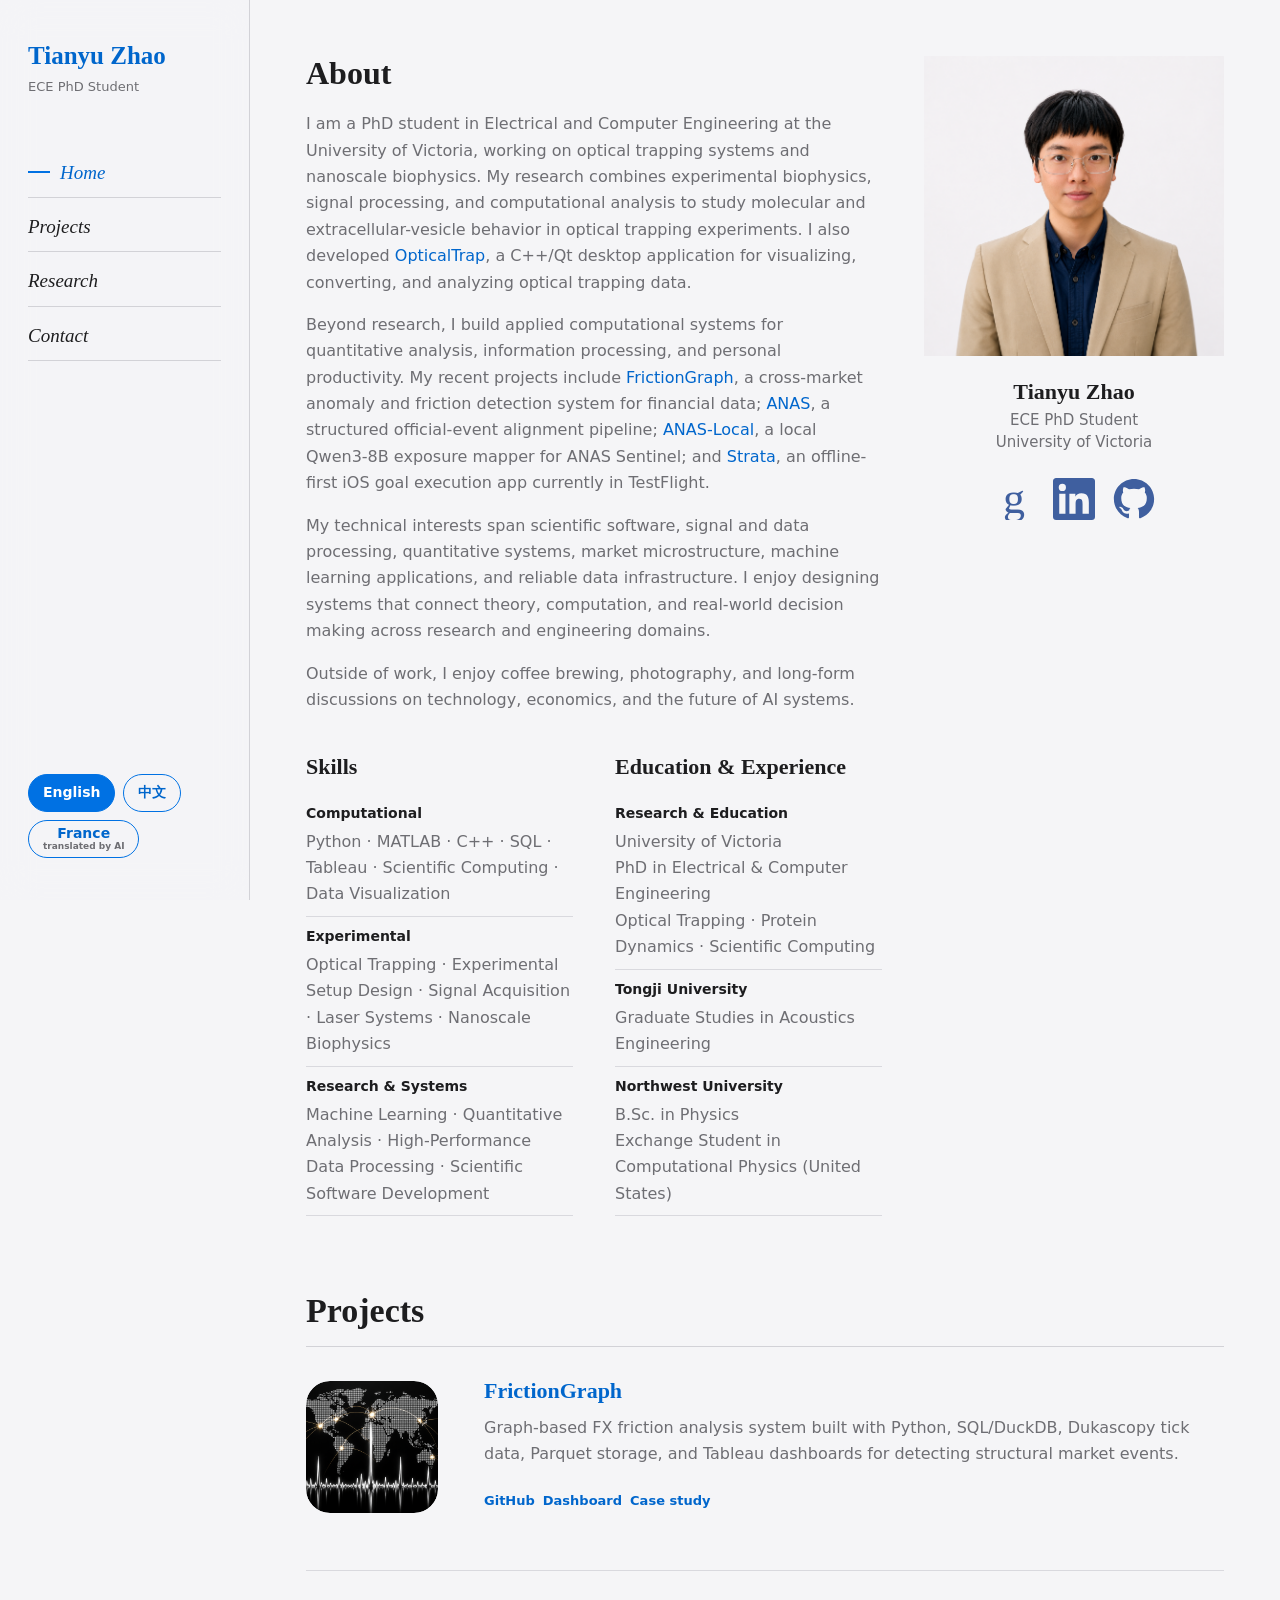
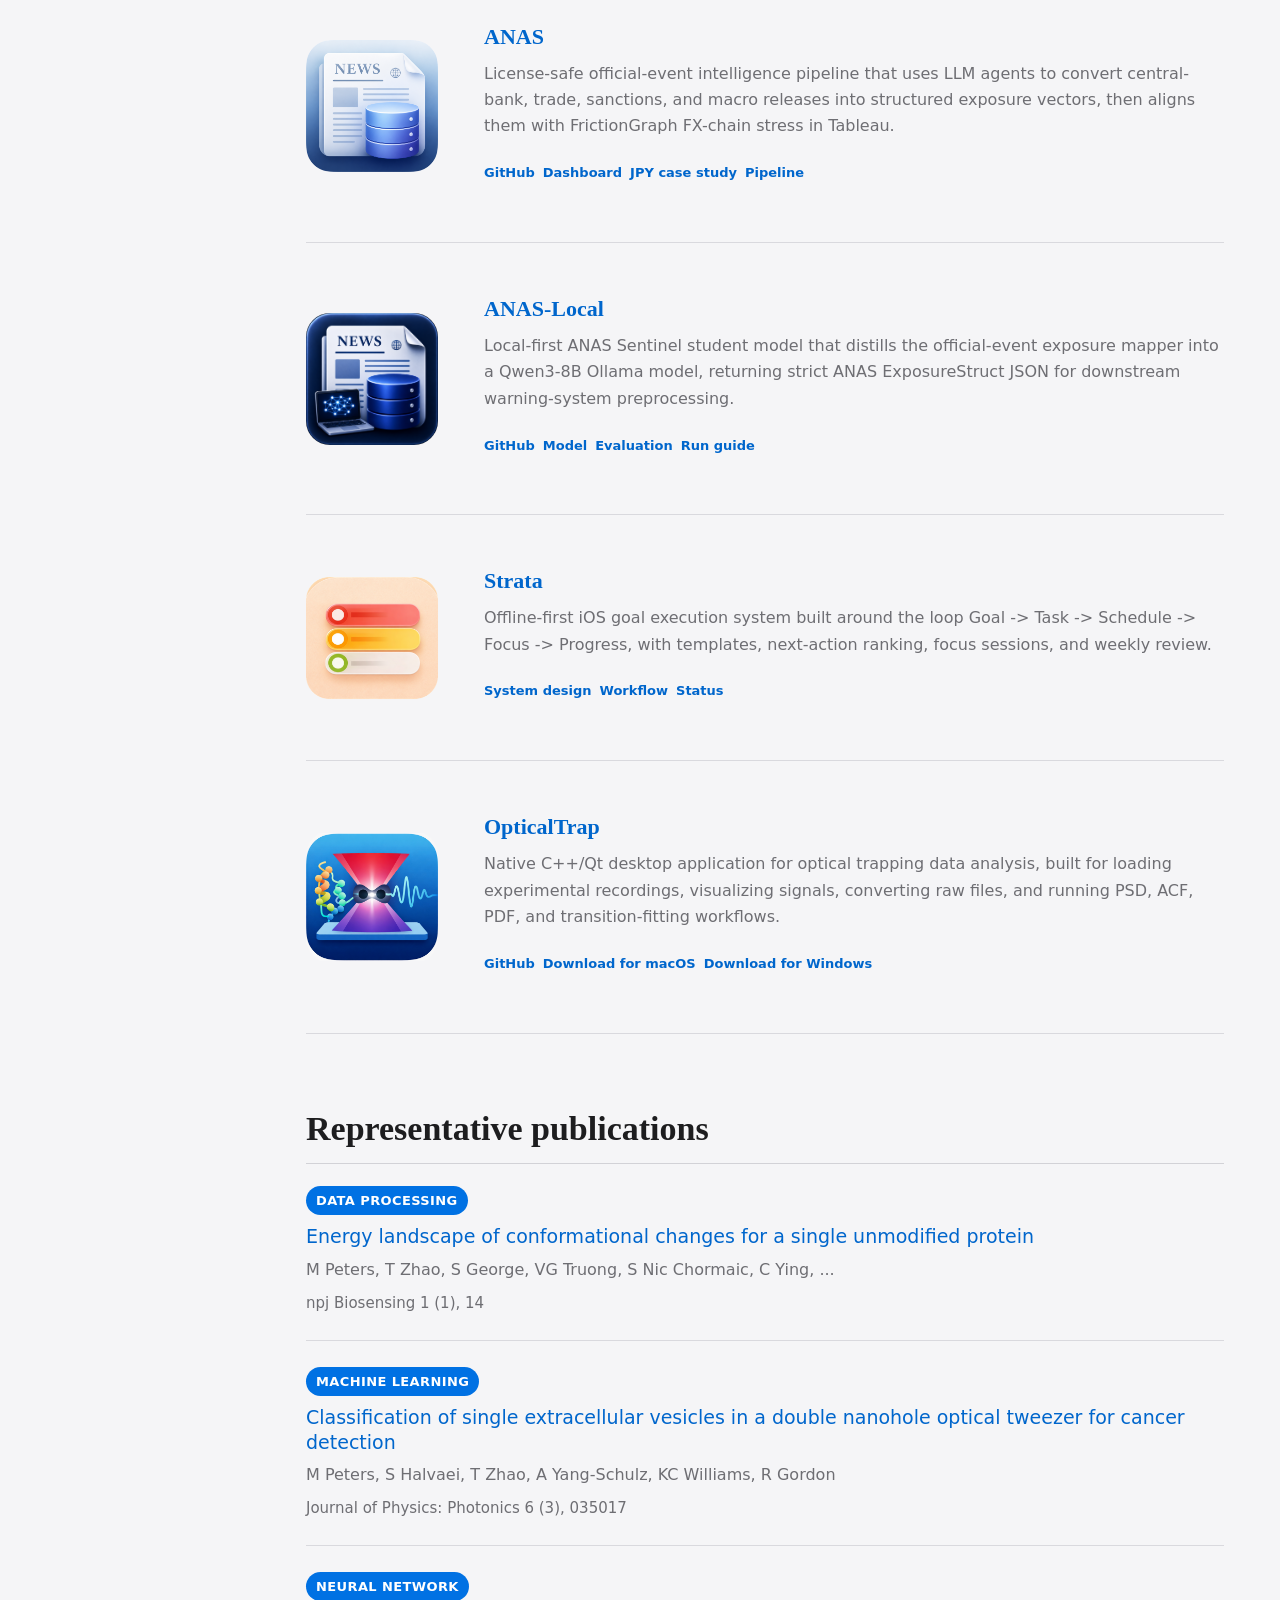
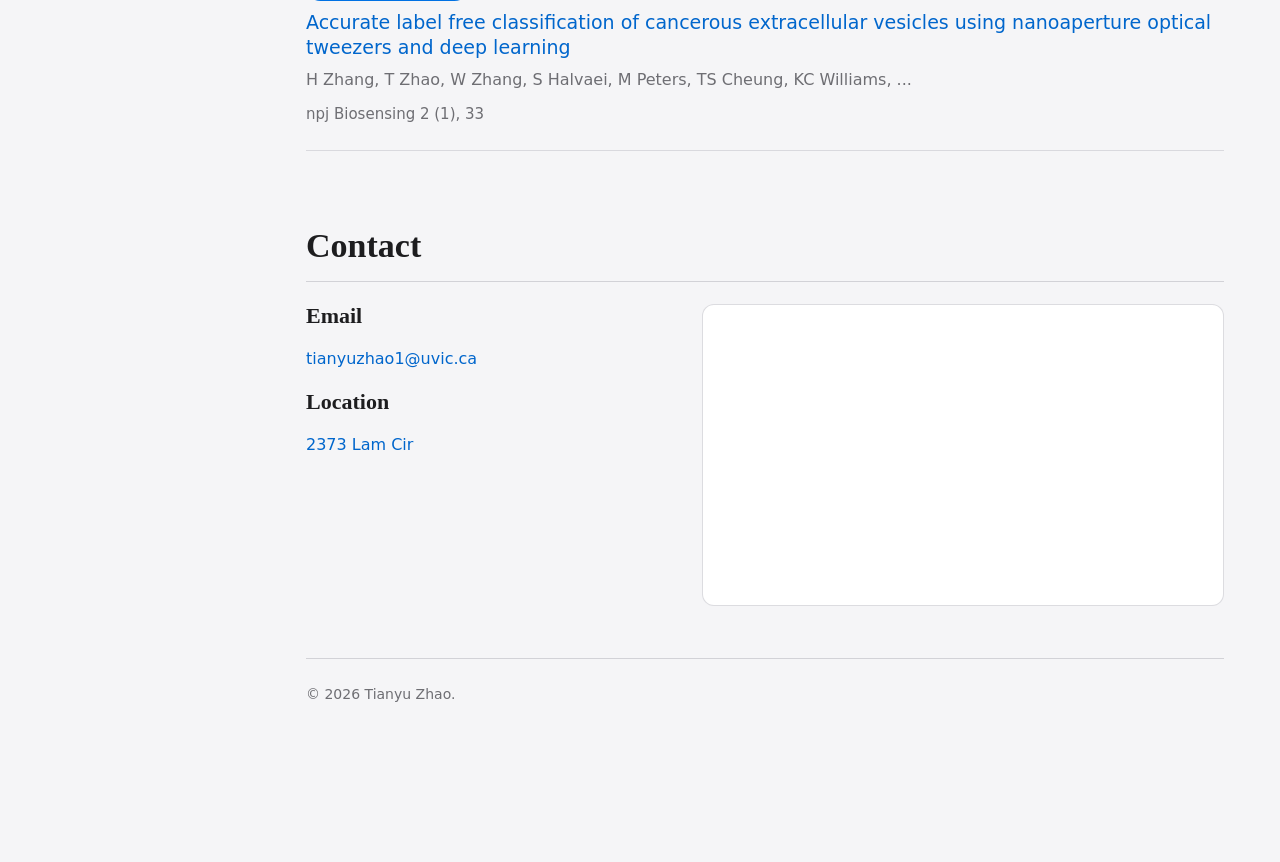
<file: index.html>
<!DOCTYPE html>
<html lang="en">
<head>
  <meta charset="UTF-8" />
  <meta name="viewport" content="width=device-width, initial-scale=1.0" />
  <title>Tianyu Zhao</title>
  <meta
    name="description"
    content="Personal academic homepage for Tianyu Zhao."
  />

  <style>
    :root {
      --bg: #f5f5f7;
      --paper: #ffffff;
      --ink: #1d1d1f;
      --muted: #6e6e73;
      --line: #d2d2d7;
      --accent: #0071e3;
      --accent-dark: #0066cc;
      --social: #3f5f9f;
      --warm: #86868b;
      --shadow: 0 18px 50px rgba(31, 36, 40, 0.08);
      --sidebar: 250px;
    }

    * {
      box-sizing: border-box;
    }

    html {
      scroll-behavior: smooth;
      scroll-padding-top: 28px;
    }

    body {
      margin: 0;
      background: var(--bg);
      color: var(--ink);
      font-family: Inter, ui-sans-serif, system-ui, -apple-system, BlinkMacSystemFont,
        "Segoe UI", sans-serif;
      line-height: 1.65;
    }

    a {
      color: var(--accent-dark);
      text-decoration: none;
    }

    a:hover {
      color: var(--warm);
    }

    .layout {
      display: grid;
      grid-template-columns: var(--sidebar) minmax(0, 1fr);
      min-height: 100vh;
    }

    .sidebar {
      display: flex;
      flex-direction: column;
      position: sticky;
      top: 0;
      height: 100vh;
      padding: 42px 28px;
      border-right: 1px solid var(--line);
      background: rgba(245, 245, 247, 0.82);
      backdrop-filter: blur(18px);
    }

    .site-mark {
      display: block;
      margin-bottom: 52px;
    }

    .site-mark strong {
      display: block;
      font-family: Georgia, "Times New Roman", serif;
      font-size: 25px;
      font-weight: 700;
      line-height: 1.1;
    }

    .site-mark span {
      display: block;
      margin-top: 8px;
      color: var(--muted);
      font-size: 13px;
      line-height: 1.4;
    }

    .nav {
      display: flex;
      flex-direction: column;
      gap: 4px;
    }

    .sidebar-tools {
      margin-top: auto;
      padding-top: 28px;
    }

    .language-controls {
      display: flex;
      flex-wrap: wrap;
      gap: 8px;
      align-items: center;
    }

    .language-toggle {
      display: inline-flex;
      flex-direction: column;
      align-items: center;
      justify-content: center;
      gap: 1px;
      min-height: 38px;
      padding: 0 14px;
      border: 1px solid var(--accent);
      border-radius: 999px;
      background: transparent;
      color: var(--accent-dark);
      cursor: pointer;
      font: inherit;
      font-size: 14px;
      font-weight: 700;
      line-height: 1.1;
    }

    .language-toggle:hover {
      border-color: var(--ink);
      color: var(--ink);
    }

    .language-toggle.active {
      background: var(--accent);
      color: #ffffff;
    }

    .language-toggle small {
      color: var(--muted);
      font-size: 9px;
      font-weight: 600;
      letter-spacing: 0;
      text-transform: none;
    }

    .language-toggle.active small {
      color: rgba(255, 255, 255, 0.82);
    }

    .nav a {
      position: relative;
      display: flex;
      align-items: center;
      min-height: 46px;
      padding: 9px 0;
      border-bottom: 1px solid var(--line);
      color: var(--ink);
      font-family: Georgia, "Times New Roman", serif;
      font-size: 19px;
      font-style: italic;
    }

    .nav a::before {
      width: 0;
      height: 2px;
      margin-right: 0;
      background: var(--accent);
      content: "";
      transition: width 180ms ease, margin-right 180ms ease;
    }

    .nav a.active,
    .nav a:hover {
      color: var(--accent-dark);
    }

    .nav a.active::before,
    .nav a:hover::before {
      width: 22px;
      margin-right: 10px;
    }

    .content {
      justify-self: center;
      width: min(100%, 1080px);
      padding: 56px 56px 80px;
    }

    .section {
      scroll-margin-top: 28px;
      margin-bottom: 76px;
    }

    .hero {
      display: grid;
      grid-template-columns: minmax(0, 1fr) 300px;
      gap: 42px;
      align-items: start;
    }

    .panel {
      border: 0;
      border-radius: 0;
      background: transparent;
      box-shadow: none;
    }

    h1,
    h2,
    h3 {
      margin: 0;
      font-family: Georgia, "Times New Roman", serif;
      line-height: 1.1;
    }

    h1 {
      font-size: clamp(42px, 6vw, 70px);
    }

    h2 {
      margin-bottom: 24px;
      font-size: 34px;
    }

    h3 {
      font-size: 22px;
    }

    p {
      margin: 0;
      color: var(--muted);
    }

    .description-card {
      min-height: 250px;
      padding: 0;
    }

    .description-card h1 {
      margin-bottom: 20px;
      font-size: 32px;
    }

    .description-card p + p {
      margin-top: 16px;
    }

    .mini-grid {
      display: grid;
      grid-template-columns: repeat(2, minmax(0, 1fr));
      gap: 42px;
      margin-top: 42px;
    }

    .mini-card {
      min-height: 172px;
      padding: 0;
    }

    .mini-card h3 {
      margin-bottom: 14px;
    }

    .clean-list {
      margin: 0;
      padding: 0;
      list-style: none;
    }

    .clean-list li {
      padding: 8px 0;
      border-bottom: 1px solid rgba(210, 210, 215, 0.76);
      color: var(--muted);
    }

    .skill-group strong {
      display: block;
      margin-bottom: 4px;
      color: var(--ink);
      font-size: 14px;
    }

    .profile-card {
      overflow: hidden;
      text-align: center;
    }

    .portrait {
      display: block;
      width: 100%;
      aspect-ratio: 1 / 1;
      object-fit: cover;
      object-position: center;
    }

    .profile-body {
      padding: 24px 0 0;
    }

    .profile-title {
      margin-top: 6px;
      color: var(--muted);
      font-size: 15px;
      line-height: 1.45;
    }

    .social-links {
      display: flex;
      align-items: center;
      justify-content: center;
      gap: 18px;
      margin-top: 24px;
    }

    .social-links a {
      display: inline-flex;
      align-items: center;
      justify-content: center;
      width: 42px;
      height: 42px;
      color: var(--social);
      transition: color 160ms ease, transform 160ms ease;
    }

    .social-links a:hover {
      color: var(--warm);
      transform: translateY(-2px);
    }

    .social-links svg {
      display: block;
      width: 42px;
      height: 42px;
      fill: currentColor;
    }

    .scholar-mark {
      font-family: Georgia, "Times New Roman", serif;
      font-size: 44px;
      line-height: 1;
    }

    .tag {
      display: inline-flex;
      align-items: center;
      justify-content: center;
      min-height: 30px;
      color: var(--accent-dark);
      font-size: 13px;
      font-weight: 700;
    }

    .tag:hover {
      color: var(--warm);
    }

    .section-header {
      display: flex;
      align-items: end;
      justify-content: space-between;
      gap: 20px;
      margin-bottom: 22px;
      border-bottom: 1px solid var(--line);
    }

    .section-header h2 {
      margin-bottom: 16px;
    }

    .section-header p {
      max-width: 520px;
      margin-bottom: 18px;
      text-align: right;
    }

    .project-list {
      display: grid;
      gap: 44px;
    }

    .project-card {
      display: grid;
      grid-template-columns: 150px minmax(0, 1fr);
      gap: 28px;
      align-items: center;
      padding: 0 0 44px;
      border-bottom: 1px solid rgba(210, 210, 215, 0.76);
    }

    .project-figure {
      display: grid;
      width: 132px;
      height: 132px;
      place-items: center;
      overflow: hidden;
      border-radius: 24px;
      background: #ffffff;
      color: rgba(31, 36, 40, 0.42);
      font-family: Georgia, "Times New Roman", serif;
      font-size: 28px;
      font-style: italic;
    }

    .project-figure:has(img) {
      background: transparent;
    }

    a.project-figure:hover {
      color: rgba(31, 36, 40, 0.42);
    }

    .project-icon {
      width: 132px;
      height: 132px;
      object-fit: contain;
    }

    .project-icon-crop {
      width: 132px;
      height: 132px;
      border-radius: 24px;
      object-fit: cover;
      object-position: center;
    }

    .project-copy {
      display: flex;
      flex-direction: column;
      justify-content: center;
      padding: 10px 0;
    }

    .project-copy p {
      margin-top: 12px;
    }

    .project-meta {
      display: flex;
      flex-wrap: wrap;
      gap: 8px;
      margin-top: 18px;
    }

    .two-column {
      display: grid;
      grid-template-columns: repeat(2, minmax(0, 1fr));
      gap: 20px;
    }

    .text-card {
      min-height: 210px;
      padding: 0;
    }

    .text-card h3 {
      margin-bottom: 12px;
    }

    .publication-list {
      display: grid;
      gap: 26px;
    }

    .publication {
      padding-bottom: 24px;
      border-bottom: 1px solid rgba(210, 210, 215, 0.76);
    }

    .publication-label {
      display: inline-flex;
      align-items: center;
      min-height: 26px;
      padding: 4px 10px;
      border-radius: 999px;
      background: var(--accent);
      margin-bottom: 9px;
      color: #ffffff;
      font-size: 13px;
      font-weight: 700;
      letter-spacing: 0.03em;
      text-transform: uppercase;
    }

    .publication h3 {
      margin-bottom: 8px;
      font-family: Inter, ui-sans-serif, system-ui, -apple-system, BlinkMacSystemFont,
        "Segoe UI", sans-serif;
      font-size: 19px;
      font-weight: 400;
      line-height: 1.28;
    }

    .publication h3 a {
      color: var(--accent-dark);
    }

    .publication-meta {
      margin-top: 8px;
      color: var(--muted);
      font-size: 15px;
    }

    .contact-grid {
      display: grid;
      grid-template-columns: minmax(0, 0.82fr) minmax(0, 1.18fr);
      gap: 34px;
      align-items: stretch;
    }

    .contact-item {
      padding: 0;
    }

    .contact-item h3 + p,
    .contact-item p + h3 {
      margin-top: 18px;
    }

    .map-card {
      overflow: hidden;
      min-height: 300px;
      border: 1px solid rgba(210, 210, 215, 0.76);
      border-radius: 12px;
      background: var(--paper);
    }

    .map-card iframe {
      display: block;
      width: 100%;
      height: 300px;
      border: 0;
    }

    footer {
      margin-top: 52px;
      padding-top: 24px;
      border-top: 1px solid var(--line);
      color: var(--muted);
      font-size: 14px;
    }

    @media (max-width: 900px) {
      :root {
        --sidebar: 100%;
      }

      .layout {
        display: block;
      }

      .sidebar {
        z-index: 10;
        height: auto;
        padding: 18px 20px 14px;
        border-right: 0;
        border-bottom: 1px solid var(--line);
      }

      .site-mark {
        margin-bottom: 14px;
      }

      .site-mark strong {
        font-size: 22px;
      }

      .nav {
        flex-direction: row;
        gap: 16px;
        overflow-x: auto;
        padding-bottom: 4px;
      }

      .nav a {
        flex: 0 0 auto;
        min-height: 36px;
        border-bottom: 0;
        font-size: 18px;
      }

      .nav a::before {
        display: none;
      }

      .nav a.active {
        border-bottom: 2px solid var(--accent);
      }

      .content {
        padding: 32px 20px 60px;
      }

      .hero,
      .project-card,
      .two-column,
      .contact-grid {
        grid-template-columns: 1fr;
      }

      .profile-card {
        max-width: 420px;
      }

      .section-header {
        display: block;
      }

      .section-header p {
        margin-bottom: 18px;
        text-align: left;
      }
    }

    @media (max-width: 620px) {
      .mini-grid {
        grid-template-columns: 1fr;
      }

      h1 {
        font-size: 42px;
      }

      h2 {
        font-size: 30px;
      }

      .project-card {
        padding: 14px;
      }
    }
  </style>
</head>

<body>
  <div class="layout">
    <aside class="sidebar" aria-label="Primary navigation">
      <a class="site-mark" href="#home" aria-label="Back to home">
        <strong>Tianyu Zhao</strong>
        <span>ECE PhD Student</span>
      </a>

      <nav class="nav">
        <a href="#home" class="active">Home</a>
        <a href="#projects">Projects</a>
        <a href="#research">Research</a>
        <a href="#contact">Contact</a>
      </nav>
      <div class="sidebar-tools">
        <div class="language-controls" aria-label="Language selector">
          <button class="language-toggle" type="button" data-lang-target="en">English</button>
          <button class="language-toggle" type="button" data-lang-target="zh">中文</button>
          <button class="language-toggle" type="button" data-lang-target="fr">
            <span>France</span>
            <small>translated by AI</small>
          </button>
        </div>
      </div>
    </aside>

    <main class="content">
      <section id="home" class="section hero" aria-labelledby="home-title">
        <div>
          <article class="panel description-card">
            <h1 id="home-title">About</h1>
            <p data-i18n-html>
              I am a PhD student in Electrical and Computer Engineering at the
              University of Victoria, working on optical trapping systems and
              nanoscale biophysics. My research combines experimental
              biophysics, signal processing, and computational analysis to
              study molecular and extracellular-vesicle behavior in optical
              trapping experiments. I also developed
              <a href="opticaltrap.html">OpticalTrap</a>, a C++/Qt desktop
              application for visualizing, converting, and analyzing optical
              trapping data.
            </p>
            <p data-i18n-html>
              Beyond research, I build applied computational systems for
              quantitative analysis, information processing, and personal
              productivity. My recent projects include
              <a href="FrictionGraph/index.html">FrictionGraph</a>, a
              cross-market anomaly and friction detection system for financial
              data; <a href="ANAS/index.html">ANAS</a>, a structured official-event alignment pipeline;
              <a href="ANAS-Local/index.html">ANAS-Local</a>, a local Qwen3-8B exposure mapper for ANAS Sentinel; and
              <a href="Strata/index.html">Strata</a>, an offline-first iOS goal
              execution app currently in TestFlight.
            </p>
            <p>
              My technical interests span scientific software, signal and data
              processing, quantitative systems, market microstructure, machine
              learning applications, and reliable data infrastructure. I enjoy
              designing systems that connect theory, computation, and real-world
              decision making across research and engineering domains.
            </p>
            <p>
              Outside of work, I enjoy coffee brewing, photography, and
              long-form discussions on technology, economics, and the future of
              AI systems.
            </p>
          </article>

          <div class="mini-grid">
            <article class="panel mini-card">
              <h3>Skills</h3>
              <ul class="clean-list">
                <li class="skill-group">
                  <strong>Computational</strong>
                  Python · MATLAB · C++ · SQL · Tableau · Scientific Computing ·
                  Data Visualization
                </li>
                <li class="skill-group">
                  <strong>Experimental</strong>
                  Optical Trapping · Experimental Setup Design · Signal
                  Acquisition · Laser Systems · Nanoscale Biophysics
                </li>
                <li class="skill-group">
                  <strong>Research &amp; Systems</strong>
                  Machine Learning · Quantitative Analysis · High-Performance
                  Data Processing · Scientific Software Development
                </li>
              </ul>
            </article>

            <article class="panel mini-card">
              <h3>Education &amp; Experience</h3>
              <ul class="clean-list">
                <li class="skill-group">
                  <strong>Research &amp; Education</strong>
                  University of Victoria<br />
                  PhD in Electrical &amp; Computer Engineering<br />
                  Optical Trapping · Protein Dynamics · Scientific Computing
                </li>
                <li class="skill-group">
                  <strong>Tongji University</strong>
                  Graduate Studies in Acoustics Engineering
                </li>
                <li class="skill-group">
                  <strong>Northwest University</strong>
                  B.Sc. in Physics<br />
                  Exchange Student in Computational Physics (United States)
                </li>
              </ul>
            </article>
          </div>
        </div>

        <aside class="panel profile-card" aria-label="Profile summary">
          <img
            class="portrait"
            src="assets/profile-photo.png"
            alt="Tianyu Zhao"
          />
          <div class="profile-body">
            <h3>Tianyu Zhao</h3>
            <p class="profile-title">
              ECE PhD Student<br />
              University of Victoria
            </p>
            <div class="social-links" aria-label="Academic and personal links">
              <a
                href="https://scholar.google.ca/citations?user=E1MIzm8AAAAJ&hl=en"
                aria-label="Google Scholar profile"
                target="_blank"
                rel="noopener noreferrer"
              >
                <span class="scholar-mark" aria-hidden="true">g</span>
              </a>
              <a
                href="https://www.linkedin.com/in/tianyu-zhao-7008502a8/"
                aria-label="LinkedIn profile"
                target="_blank"
                rel="noopener noreferrer"
              >
                <svg viewBox="0 0 24 24" aria-hidden="true">
                  <path d="M20.45 20.45h-3.56v-5.58c0-1.33-.03-3.04-1.85-3.04-1.85 0-2.13 1.44-2.13 2.94v5.68H9.35V9h3.42v1.56h.05c.48-.9 1.64-1.85 3.38-1.85 3.61 0 4.28 2.38 4.28 5.47v6.27h-.03ZM5.34 7.43a2.06 2.06 0 1 1 0-4.12 2.06 2.06 0 0 1 0 4.12ZM7.12 20.45H3.56V9h3.56v11.45ZM22.23 0H1.77C.79 0 0 .77 0 1.72v20.56C0 23.23.79 24 1.77 24h20.46c.98 0 1.77-.77 1.77-1.72V1.72C24 .77 23.21 0 22.23 0Z" />
                </svg>
              </a>
              <a
                href="https://github.com/TianyuZ-dev"
                aria-label="GitHub profile"
                target="_blank"
                rel="noopener noreferrer"
              >
                <svg viewBox="0 0 24 24" aria-hidden="true">
                  <path d="M12 .5C5.65.5.5 5.65.5 12c0 5.1 3.29 9.4 7.86 10.93.58.1.79-.25.79-.56v-2.14c-3.2.7-3.87-1.36-3.87-1.36-.52-1.33-1.28-1.68-1.28-1.68-1.05-.72.08-.7.08-.7 1.16.08 1.77 1.19 1.77 1.19 1.03 1.76 2.7 1.25 3.36.96.1-.75.4-1.25.73-1.54-2.55-.29-5.23-1.28-5.23-5.68 0-1.25.45-2.28 1.18-3.08-.12-.29-.51-1.46.11-3.04 0 0 .97-.31 3.16 1.18A10.94 10.94 0 0 1 12 6.09c.98 0 1.95.13 2.87.39 2.19-1.49 3.15-1.18 3.15-1.18.63 1.58.24 2.75.12 3.04.74.8 1.18 1.83 1.18 3.08 0 4.42-2.69 5.39-5.25 5.67.41.36.78 1.06.78 2.14v3.14c0 .31.21.67.8.56A11.51 11.51 0 0 0 23.5 12C23.5 5.65 18.35.5 12 .5Z" />
                </svg>
              </a>
            </div>
          </div>
        </aside>
      </section>

      <section id="projects" class="section" aria-labelledby="projects-title">
        <div class="section-header">
          <h2 id="projects-title">Projects</h2>
        </div>

        <div class="project-list">
          <article class="panel project-card">
            <a
              class="project-figure"
              href="FrictionGraph/index.html"
              aria-label="Open FrictionGraph project details"
            >
              <img
                class="project-icon project-icon-crop"
                src="FrictionGraph/logo-cropped.png"
                alt="FrictionGraph project logo"
              />
            </a>
            <div class="project-copy">
              <h3><a href="FrictionGraph/index.html">FrictionGraph</a></h3>
              <p>
                Graph-based FX friction analysis system built with Python,
                SQL/DuckDB, Dukascopy tick data, Parquet storage, and Tableau
                dashboards for detecting structural market events.
              </p>
              <div class="project-meta">
                <a class="tag" href="https://github.com/TianyuZ-dev/FrictionGraph?tab=readme-ov-file" target="_blank" rel="noopener noreferrer">GitHub</a>
                <a class="tag" href="FrictionGraph/index.html#dashboard">Dashboard</a>
                <a class="tag" href="FrictionGraph/index.html#cases">Case study</a>
              </div>
            </div>
          </article>

          <article class="panel project-card">
            <a
              class="project-figure"
              href="ANAS/index.html"
              aria-label="Open ANAS project details"
            >
              <img
                class="project-icon"
                src="ANAS/Logo.png"
                alt="ANAS project logo"
              />
            </a>
            <div class="project-copy">
              <h3><a href="ANAS/index.html">ANAS</a></h3>
              <p>
                License-safe official-event intelligence pipeline that uses LLM
                agents to convert central-bank, trade, sanctions, and macro
                releases into structured exposure vectors, then aligns them with
                FrictionGraph FX-chain stress in Tableau.
              </p>
              <div class="project-meta">
                <a class="tag" href="https://github.com/TianyuZ-dev/ANAS" target="_blank" rel="noopener noreferrer">GitHub</a>
                <a class="tag" href="ANAS/index.html#alignment-dashboard">Dashboard</a>
                <a class="tag" href="ANAS/index.html#jpy-case">JPY case study</a>
                <a class="tag" href="ANAS/index.html#method">Pipeline</a>
              </div>
            </div>
          </article>

          <article class="panel project-card">
            <a
              class="project-figure"
              href="ANAS-Local/index.html"
              aria-label="Open ANAS-Local project details"
            >
              <img
                class="project-icon"
                src="ANAS-Local/Logo.png"
                alt="ANAS-Local project logo"
              />
            </a>
            <div class="project-copy">
              <h3><a href="ANAS-Local/index.html">ANAS-Local</a></h3>
              <p>
                Local-first ANAS Sentinel student model that distills the official-event
                exposure mapper into a Qwen3-8B Ollama model, returning strict
                ANAS ExposureStruct JSON for downstream warning-system preprocessing.
              </p>
              <div class="project-meta">
                <a class="tag" href="https://github.com/TianyuZ-dev/ANAS_Sentinel" target="_blank" rel="noopener noreferrer">GitHub</a>
                <a class="tag" href="ANAS-Local/index.html#model">Model</a>
                <a class="tag" href="ANAS-Local/index.html#evaluation">Evaluation</a>
                <a class="tag" href="ANAS-Local/index.html#run-guide">Run guide</a>
              </div>
            </div>
          </article>

          <article class="panel project-card">
            <a
              class="project-figure"
              href="Strata/index.html"
              aria-label="Open Strata project details"
            >
              <img
                class="project-icon"
                src="assets/strata-icon.png"
                alt="Strata app icon"
              />
            </a>
            <div class="project-copy">
              <h3><a href="Strata/index.html">Strata</a></h3>
              <p>
                Offline-first iOS goal execution system built around the loop
                Goal -> Task -> Schedule -> Focus -> Progress, with templates,
                next-action ranking, focus sessions, and weekly review.
              </p>
              <div class="project-meta">
                <a class="tag" href="Strata/index.html#system">System design</a>
                <a class="tag" href="Strata/index.html#workflow">Workflow</a>
                <a class="tag" href="Strata/index.html#status">Status</a>
              </div>
            </div>
          </article>

          <article class="panel project-card">
            <a
              class="project-figure"
              href="opticaltrap.html"
              aria-label="Open OpticalTrap project details"
            >
              <img
                class="project-icon"
                src="assets/opticaltrap-icon.png"
                alt="OpticalTrap app icon"
              />
            </a>
            <div class="project-copy">
              <h3><a href="opticaltrap.html">OpticalTrap</a></h3>
              <p>
                Native C++/Qt desktop application for optical trapping data
                analysis, built for loading experimental recordings,
                visualizing signals, converting raw files, and running PSD,
                ACF, PDF, and transition-fitting workflows.
              </p>
              <div class="project-meta">
                <a
                  class="tag"
                  href="https://github.com/TianyuZ-dev/OpticalTrap"
                  target="_blank"
                  rel="noopener noreferrer"
                >GitHub</a>
                <a
                  class="tag"
                  href="https://github.com/TianyuZ-dev/OpticalTrap/releases/download/V6/OpticalTrapAnalyzer.dmg"
                  target="_blank"
                  rel="noopener noreferrer"
                >Download for macOS</a>
                <a
                  class="tag"
                  href="https://github.com/TianyuZ-dev/OpticalTrap/releases/download/V6/OpticalTrap.exe"
                  target="_blank"
                  rel="noopener noreferrer"
                >Download for Windows</a>
              </div>
            </div>
          </article>

        </div>
      </section>

      <section id="research" class="section" aria-labelledby="research-title">
        <div class="section-header">
          <h2 id="research-title">Representative publications</h2>
        </div>

        <div class="publication-list">
          <article class="publication">
            <span class="publication-label">Data Processing</span>
            <h3>
              <a
                href="https://scholar.google.ca/citations?view_op=view_citation&hl=en&user=E1MIzm8AAAAJ&citation_for_view=E1MIzm8AAAAJ:u5HHmVD_uO8C"
                target="_blank"
                rel="noopener noreferrer"
              >Energy landscape of conformational changes for a single unmodified protein</a>
            </h3>
            <p>
              M Peters, T Zhao, S George, VG Truong, S Nic Chormaic, C Ying, ...
            </p>
            <p class="publication-meta">npj Biosensing 1 (1), 14</p>
          </article>

          <article class="publication">
            <span class="publication-label">Machine Learning</span>
            <h3>
              <a
                href="https://scholar.google.ca/citations?view_op=view_citation&hl=en&user=E1MIzm8AAAAJ&citation_for_view=E1MIzm8AAAAJ:u-x6o8ySG0sC"
                target="_blank"
                rel="noopener noreferrer"
              >Classification of single extracellular vesicles in a double nanohole optical tweezer for cancer detection</a>
            </h3>
            <p>
              M Peters, S Halvaei, T Zhao, A Yang-Schulz, KC Williams, R Gordon
            </p>
            <p class="publication-meta">Journal of Physics: Photonics 6 (3), 035017</p>
          </article>

          <article class="publication">
            <span class="publication-label">Neural Network</span>
            <h3>
              <a
                href="https://scholar.google.ca/citations?view_op=view_citation&hl=en&user=E1MIzm8AAAAJ&citation_for_view=E1MIzm8AAAAJ:IjCSPb-OGe4C"
                target="_blank"
                rel="noopener noreferrer"
              >Accurate label free classification of cancerous extracellular vesicles using nanoaperture optical tweezers and deep learning</a>
            </h3>
            <p>
              H Zhang, T Zhao, W Zhang, S Halvaei, M Peters, TS Cheung, KC
              Williams, ...
            </p>
            <p class="publication-meta">npj Biosensing 2 (1), 33</p>
          </article>
        </div>
      </section>

      <section id="contact" class="section" aria-labelledby="contact-title">
        <div class="section-header">
          <h2 id="contact-title">Contact</h2>
        </div>

        <div class="contact-grid">
          <article class="panel contact-item">
            <h3>Email</h3>
            <p>
              <a href="mailto:tianyuzhao1@uvic.ca">tianyuzhao1@uvic.ca</a>
            </p>
            <h3>Location</h3>
            <p>
              <a
                href="https://www.google.com/maps/search/?api=1&query=2373%20Lam%20Cir"
                target="_blank"
                rel="noopener noreferrer"
              >2373 Lam Cir</a>
            </p>
          </article>
          <article class="map-card" aria-label="Google Maps location preview">
            <iframe
              title="Map for 2373 Lam Cir"
              loading="lazy"
              referrerpolicy="no-referrer-when-downgrade"
              src="https://www.google.com/maps?q=2373%20Lam%20Cir&output=embed"
            ></iframe>
          </article>
        </div>

        <footer>
          © 2026 Tianyu Zhao.
        </footer>
      </section>
    </main>
  </div>

  <script>
    const navLinks = Array.from(document.querySelectorAll(".nav a"));
    const sections = navLinks
      .map((link) => document.querySelector(link.getAttribute("href")))
      .filter(Boolean);

    navLinks.forEach((link) => {
      link.addEventListener("click", (event) => {
        const target = document.querySelector(link.getAttribute("href"));
        if (!target) return;
        event.preventDefault();
        target.scrollIntoView({ behavior: "smooth", block: "start" });
        history.pushState(null, "", link.getAttribute("href"));
      });
    });

    const observer = new IntersectionObserver(
      (entries) => {
        const visible = entries
          .filter((entry) => entry.isIntersecting)
          .sort((a, b) => b.intersectionRatio - a.intersectionRatio)[0];

        if (!visible) return;

        navLinks.forEach((link) => {
          link.classList.toggle(
            "active",
            link.getAttribute("href") === `#${visible.target.id}`
          );
        });
      },
      {
        root: null,
        rootMargin: "-20% 0px -55% 0px",
        threshold: [0.08, 0.2, 0.4, 0.65],
      }
    );

    sections.forEach((section) => observer.observe(section));
  </script>
  <script src="assets/i18n.js"></script>
</body>
</html>
</file>
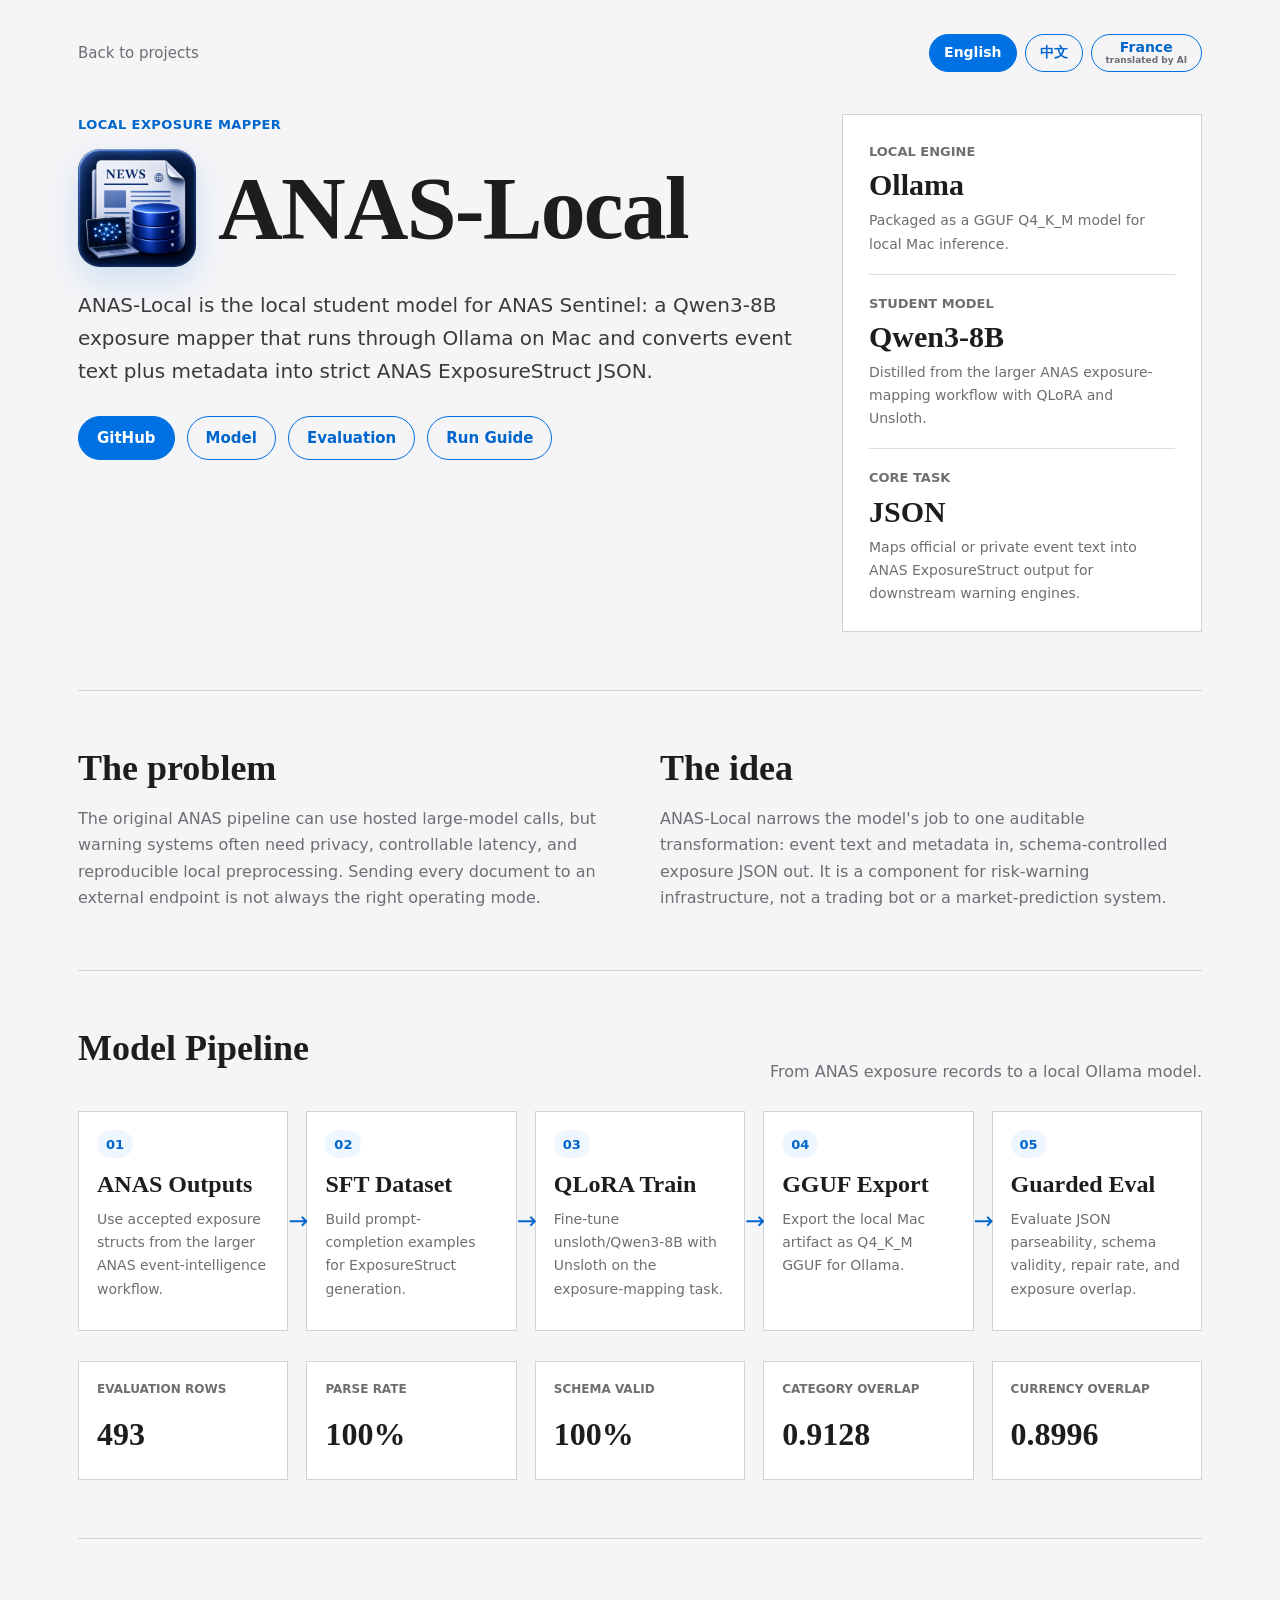
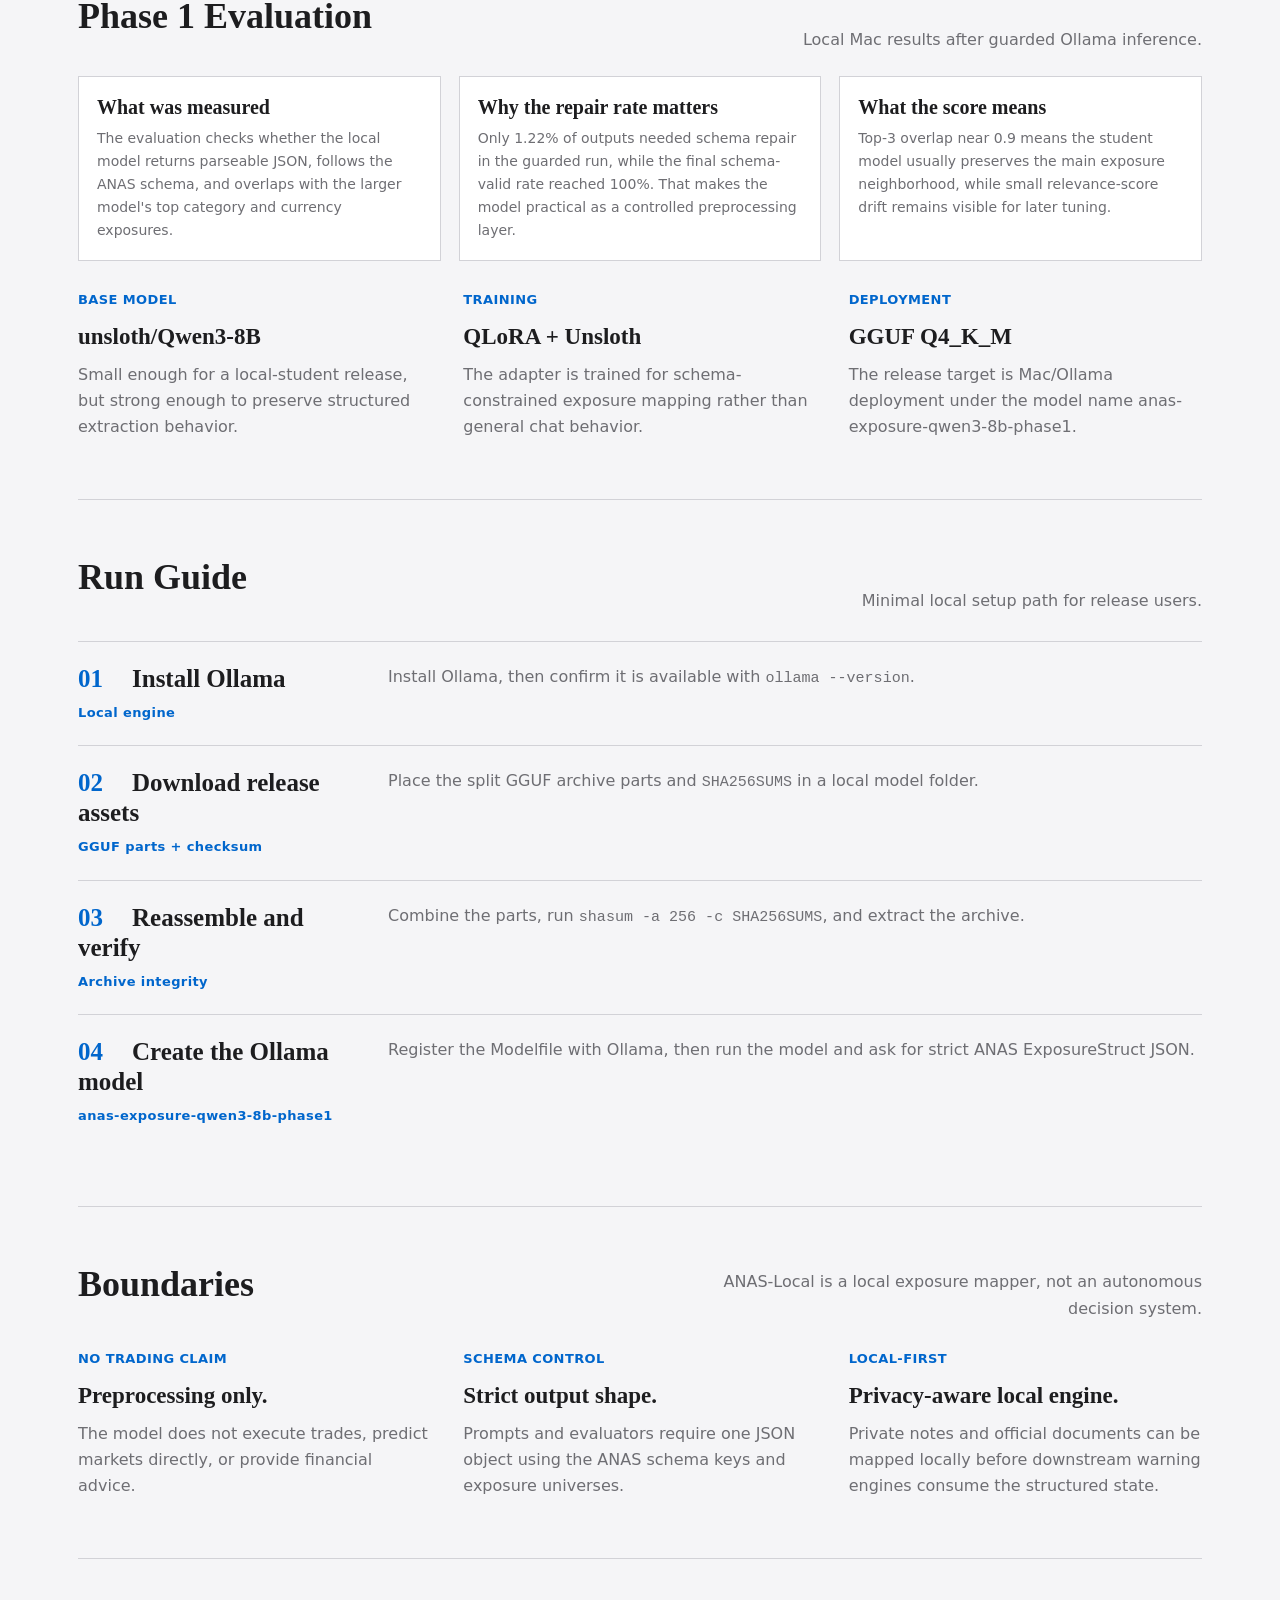
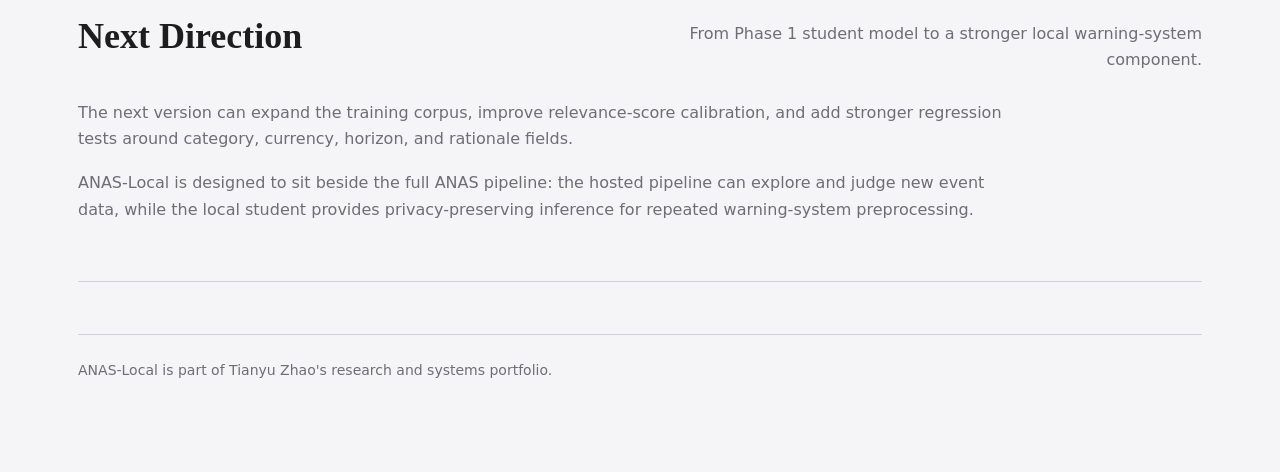
<file: ANAS-Local/index.html>
<!DOCTYPE html>
<html lang="en">
<head>
  <meta charset="UTF-8" />
  <meta name="viewport" content="width=device-width, initial-scale=1.0" />
  <title>ANAS-Local | Tianyu Zhao</title>
  <meta
    name="description"
    content="ANAS-Local project presentation: local-first Qwen3-8B exposure mapper, Ollama deployment, GGUF release, and schema-validated ANAS ExposureStruct output."
  />
  <link rel="stylesheet" href="assets/styles.css" />
</head>

<body>
  <main class="page">
    <header class="topbar">
      <a class="back-link" href="../index.html#projects">Back to projects</a>
      <div class="language-controls" aria-label="Language selector">
        <button class="language-toggle" type="button" data-lang-target="en">English</button>
        <button class="language-toggle" type="button" data-lang-target="zh">中文</button>
        <button class="language-toggle" type="button" data-lang-target="fr">
          <span>France</span>
          <small>translated by AI</small>
        </button>
      </div>
    </header>

    <section class="hero" id="overview">
      <div class="hero-copy">
        <p class="eyebrow">Local Exposure Mapper</p>
        <div class="brand-lockup">
          <img class="hero-logo" src="Logo.png" alt="ANAS-Local logo" />
          <h1>ANAS-Local</h1>
        </div>
        <p class="lead">
          ANAS-Local is the local student model for ANAS Sentinel: a Qwen3-8B
          exposure mapper that runs through Ollama on Mac and converts event text
          plus metadata into strict ANAS ExposureStruct JSON.
        </p>
        <div class="actions">
          <a class="button primary" href="https://github.com/TianyuZ-dev/ANAS_Sentinel" target="_blank" rel="noopener noreferrer">GitHub</a>
          <a class="button" href="#model">Model</a>
          <a class="button" href="#evaluation">Evaluation</a>
          <a class="button" href="#run-guide">Run Guide</a>
        </div>
      </div>

      <aside class="hero-panel" aria-label="Project summary">
        <div class="stat">
          <span>Local Engine</span>
          <strong>Ollama</strong>
          <p>Packaged as a GGUF Q4_K_M model for local Mac inference.</p>
        </div>
        <div class="stat">
          <span>Student Model</span>
          <strong>Qwen3-8B</strong>
          <p>Distilled from the larger ANAS exposure-mapping workflow with QLoRA and Unsloth.</p>
        </div>
        <div class="stat">
          <span>Core Task</span>
          <strong>JSON</strong>
          <p>Maps official or private event text into ANAS ExposureStruct output for downstream warning engines.</p>
        </div>
      </aside>
    </section>

    <section class="section feature-band" aria-label="Research problem">
      <article>
        <h2>The problem</h2>
        <p>
          The original ANAS pipeline can use hosted large-model calls, but warning
          systems often need privacy, controllable latency, and reproducible local
          preprocessing. Sending every document to an external endpoint is not
          always the right operating mode.
        </p>
      </article>
      <article>
        <h2>The idea</h2>
        <p>
          ANAS-Local narrows the model's job to one auditable transformation:
          event text and metadata in, schema-controlled exposure JSON out. It is
          a component for risk-warning infrastructure, not a trading bot or a
          market-prediction system.
        </p>
      </article>
    </section>

    <section class="section" id="model">
      <div class="section-header">
        <h2>Model Pipeline</h2>
        <p>From ANAS exposure records to a local Ollama model.</p>
      </div>
      <div class="pipeline-flow" aria-label="ANAS-Local training and release pipeline">
        <article class="pipeline-card" tabindex="0">
          <span class="pipeline-step">01</span>
          <h3>ANAS Outputs</h3>
          <p>Use accepted exposure structs from the larger ANAS event-intelligence workflow.</p>
          <div class="pipeline-detail">Training data starts from structured ANAS v1 outputs rather than raw prediction labels.</div>
        </article>
        <article class="pipeline-card" tabindex="0">
          <span class="pipeline-step">02</span>
          <h3>SFT Dataset</h3>
          <p>Build prompt-completion examples for ExposureStruct generation.</p>
          <div class="pipeline-detail">The dataset teaches the student model the ANAS schema, category universe, currency proxies, and rationale style.</div>
        </article>
        <article class="pipeline-card" tabindex="0">
          <span class="pipeline-step">03</span>
          <h3>QLoRA Train</h3>
          <p>Fine-tune unsloth/Qwen3-8B with Unsloth on the exposure-mapping task.</p>
          <div class="pipeline-detail">The LoRA adapter captures the narrow event-to-exposure behavior without retraining a full base model.</div>
        </article>
        <article class="pipeline-card" tabindex="0">
          <span class="pipeline-step">04</span>
          <h3>GGUF Export</h3>
          <p>Export the local Mac artifact as Q4_K_M GGUF for Ollama.</p>
          <div class="pipeline-detail">The release package includes split GGUF archives and SHA256 checksums for reproducible installation.</div>
        </article>
        <article class="pipeline-card" tabindex="0">
          <span class="pipeline-step">05</span>
          <h3>Guarded Eval</h3>
          <p>Evaluate JSON parseability, schema validity, repair rate, and exposure overlap.</p>
          <div class="pipeline-detail">A schema-repair guard keeps malformed local outputs from entering downstream warning logic.</div>
        </article>
      </div>
      <div class="metric-grid" aria-label="Phase 1 local evaluation metrics">
        <article class="metric"><span>Evaluation rows</span><strong>493</strong></article>
        <article class="metric"><span>Parse rate</span><strong>100%</strong></article>
        <article class="metric"><span>Schema valid</span><strong>100%</strong></article>
        <article class="metric"><span>Category overlap</span><strong>0.9128</strong></article>
        <article class="metric"><span>Currency overlap</span><strong>0.8996</strong></article>
      </div>
    </section>

    <section class="section" id="evaluation">
      <div class="section-header">
        <h2>Phase 1 Evaluation</h2>
        <p>Local Mac results after guarded Ollama inference.</p>
      </div>
      <div class="dashboard-description" aria-label="How to read the ANAS-Local evaluation">
        <article>
          <strong>What was measured</strong>
          <p>The evaluation checks whether the local model returns parseable JSON, follows the ANAS schema, and overlaps with the larger model's top category and currency exposures.</p>
        </article>
        <article>
          <strong>Why the repair rate matters</strong>
          <p>Only 1.22% of outputs needed schema repair in the guarded run, while the final schema-valid rate reached 100%. That makes the model practical as a controlled preprocessing layer.</p>
        </article>
        <article>
          <strong>What the score means</strong>
          <p>Top-3 overlap near 0.9 means the student model usually preserves the main exposure neighborhood, while small relevance-score drift remains visible for later tuning.</p>
        </article>
      </div>
      <div class="finding-grid">
        <article>
          <p class="tag">Base model</p>
          <h3>unsloth/Qwen3-8B</h3>
          <p>Small enough for a local-student release, but strong enough to preserve structured extraction behavior.</p>
        </article>
        <article>
          <p class="tag">Training</p>
          <h3>QLoRA + Unsloth</h3>
          <p>The adapter is trained for schema-constrained exposure mapping rather than general chat behavior.</p>
        </article>
        <article>
          <p class="tag">Deployment</p>
          <h3>GGUF Q4_K_M</h3>
          <p>The release target is Mac/Ollama deployment under the model name anas-exposure-qwen3-8b-phase1.</p>
        </article>
      </div>
    </section>

    <section class="section case-section" id="run-guide">
      <div class="section-header">
        <h2>Run Guide</h2>
        <p>Minimal local setup path for release users.</p>
      </div>
      <ol class="case-process">
        <li>
          <div>
            <strong>Install Ollama</strong>
            <small>Local engine</small>
          </div>
          <span>Install Ollama, then confirm it is available with <span class="code-pill">ollama --version</span>.</span>
        </li>
        <li>
          <div>
            <strong>Download release assets</strong>
            <small>GGUF parts + checksum</small>
          </div>
          <span>Place the split GGUF archive parts and <span class="code-pill">SHA256SUMS</span> in a local model folder.</span>
        </li>
        <li>
          <div>
            <strong>Reassemble and verify</strong>
            <small>Archive integrity</small>
          </div>
          <span>Combine the parts, run <span class="code-pill">shasum -a 256 -c SHA256SUMS</span>, and extract the archive.</span>
        </li>
        <li>
          <div>
            <strong>Create the Ollama model</strong>
            <small>anas-exposure-qwen3-8b-phase1</small>
          </div>
          <span>Register the Modelfile with Ollama, then run the model and ask for strict ANAS ExposureStruct JSON.</span>
        </li>
      </ol>
    </section>

    <section class="section" id="quality">
      <div class="section-header">
        <h2>Boundaries</h2>
        <p>ANAS-Local is a local exposure mapper, not an autonomous decision system.</p>
      </div>
      <div class="finding-grid">
        <article>
          <p class="tag">No trading claim</p>
          <h3>Preprocessing only.</h3>
          <p>The model does not execute trades, predict markets directly, or provide financial advice.</p>
        </article>
        <article>
          <p class="tag">Schema control</p>
          <h3>Strict output shape.</h3>
          <p>Prompts and evaluators require one JSON object using the ANAS schema keys and exposure universes.</p>
        </article>
        <article>
          <p class="tag">Local-first</p>
          <h3>Privacy-aware local engine.</h3>
          <p>Private notes and official documents can be mapped locally before downstream warning engines consume the structured state.</p>
        </article>
      </div>
    </section>

    <section class="section future-section" id="future">
      <div class="section-header">
        <h2>Next Direction</h2>
        <p>From Phase 1 student model to a stronger local warning-system component.</p>
      </div>
      <div class="future-copy">
        <p>
          The next version can expand the training corpus, improve relevance-score calibration,
          and add stronger regression tests around category, currency, horizon, and rationale fields.
        </p>
        <p>
          ANAS-Local is designed to sit beside the full ANAS pipeline: the hosted pipeline can
          explore and judge new event data, while the local student provides privacy-preserving
          inference for repeated warning-system preprocessing.
        </p>
      </div>
    </section>

    <footer>
      ANAS-Local is part of Tianyu Zhao's research and systems portfolio.
    </footer>
  </main>

  <script src="assets/main.js"></script>
  <script src="../assets/i18n.js"></script>
</body>
</html>
</file>
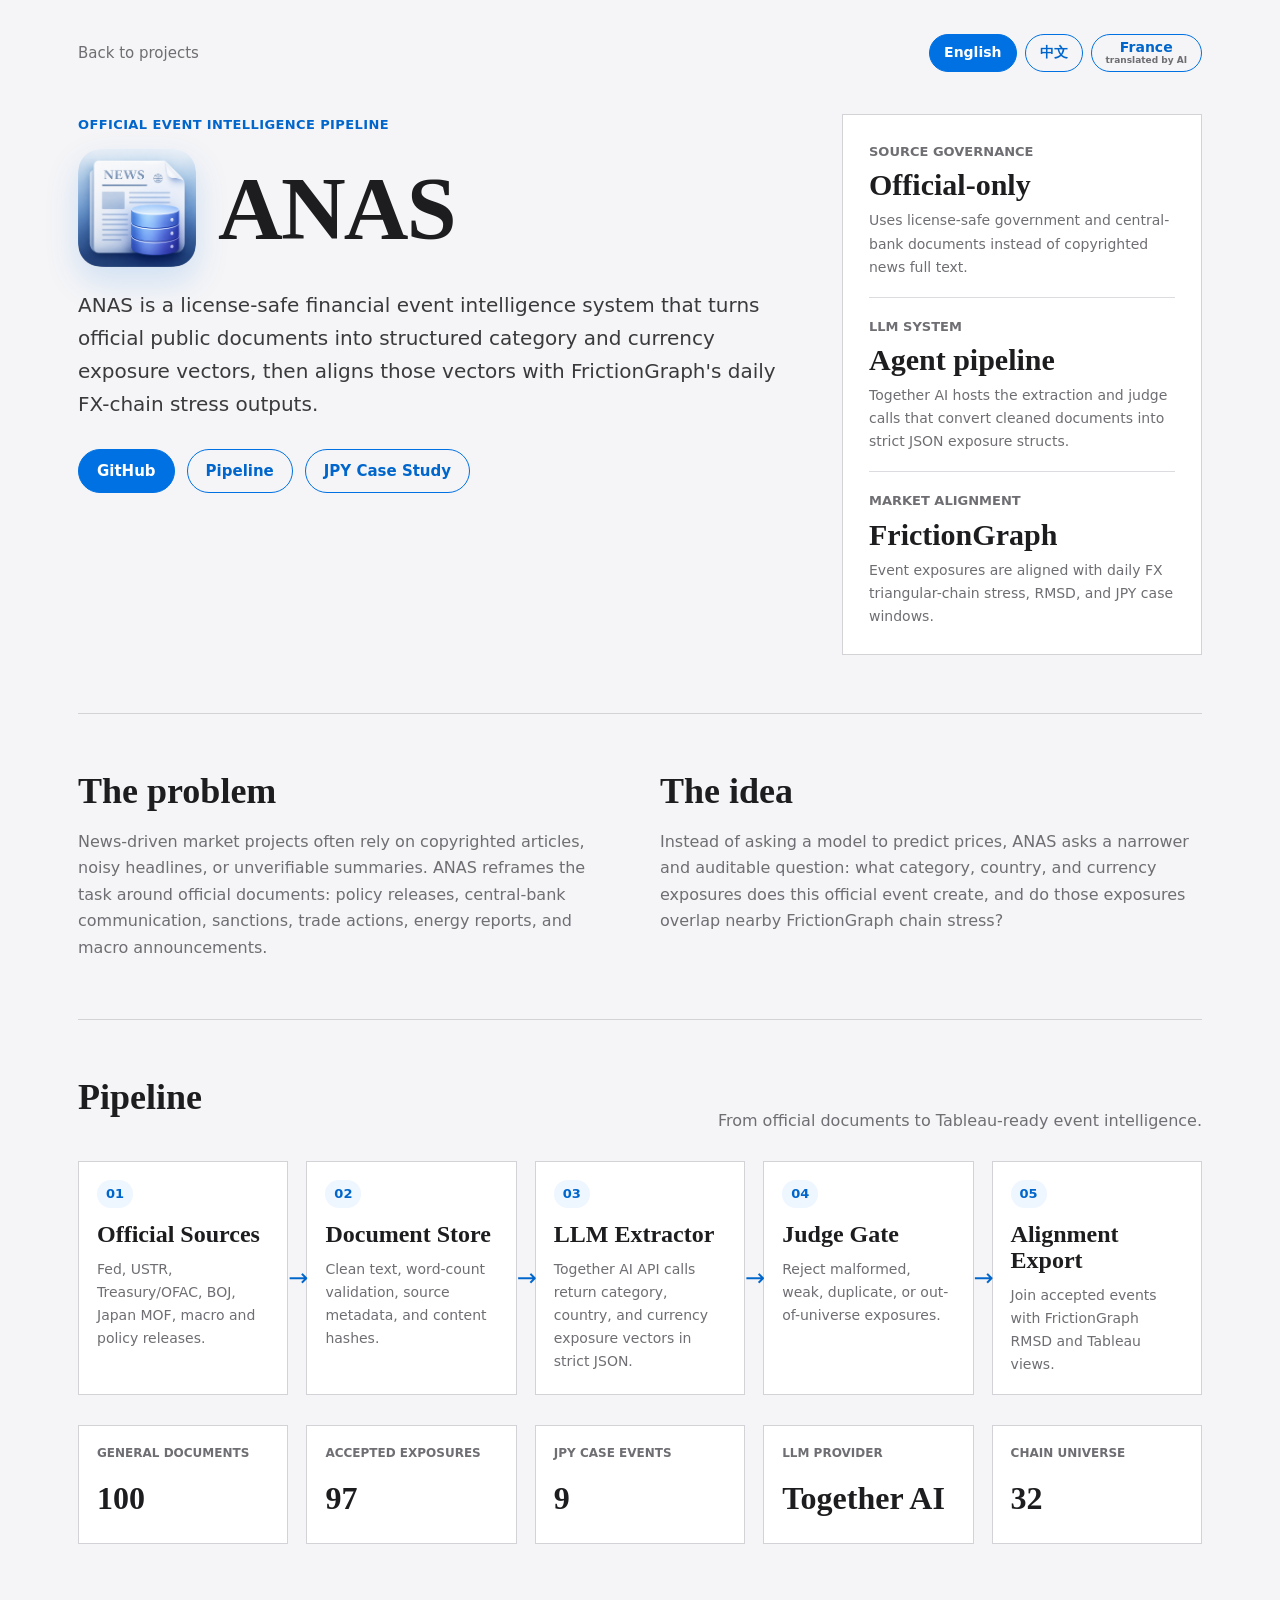
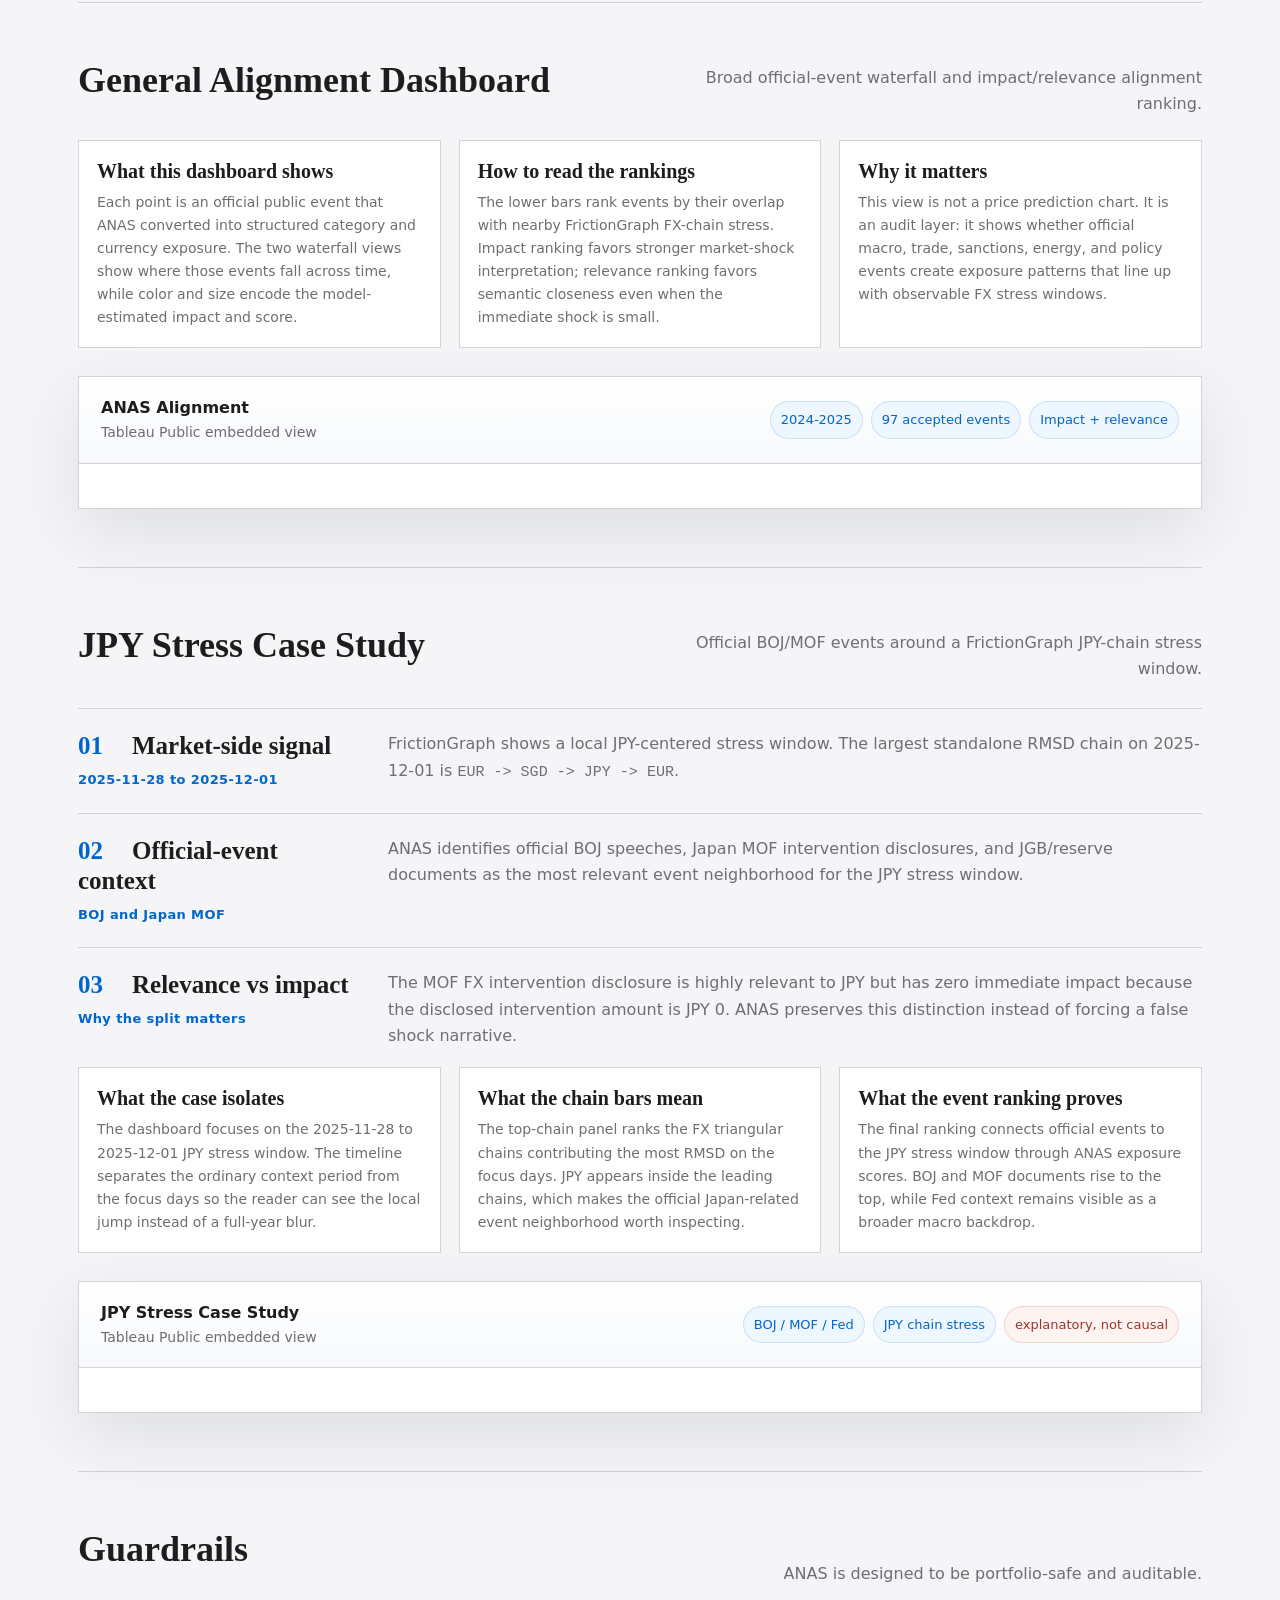
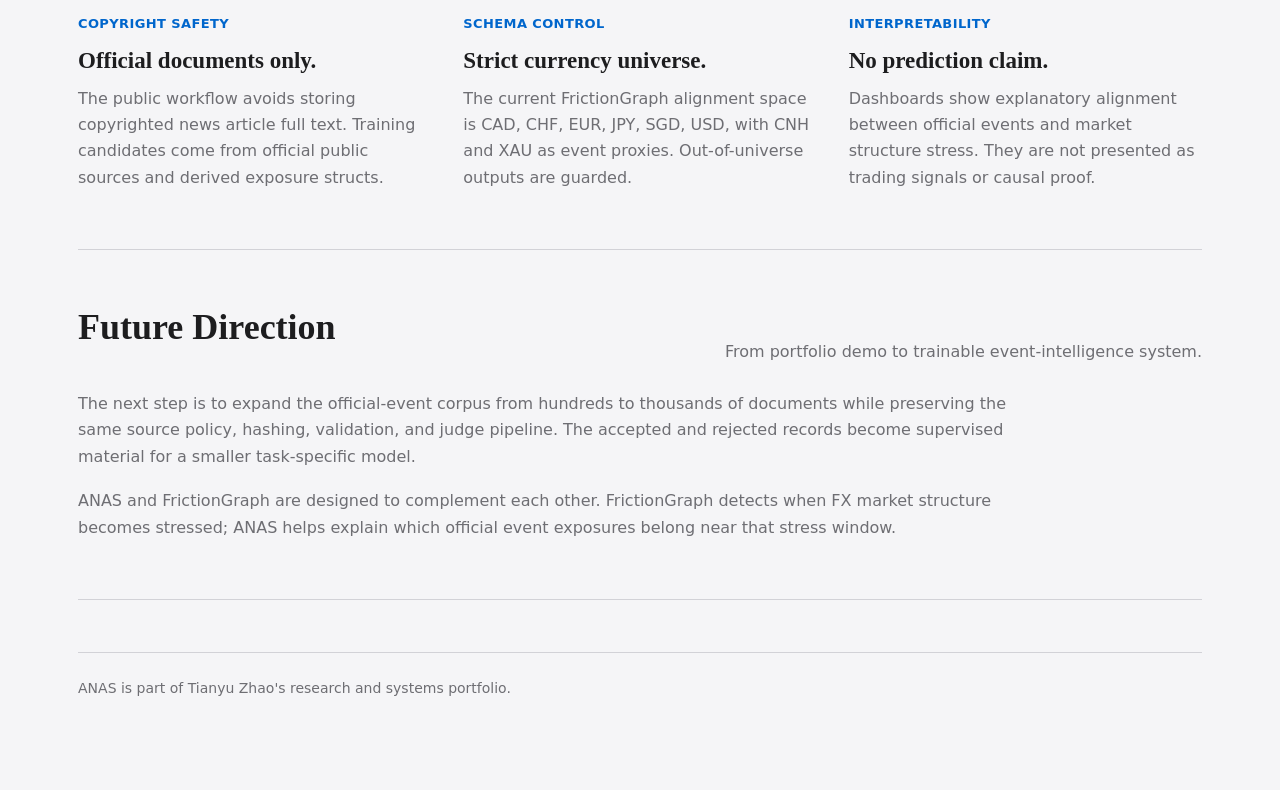
<file: ANAS/index.html>
<!DOCTYPE html>
<html lang="en">
<head>
  <meta charset="UTF-8" />
  <meta name="viewport" content="width=device-width, initial-scale=1.0" />
  <title>ANAS | Tianyu Zhao</title>
  <meta
    name="description"
    content="ANAS project presentation: license-safe official-event intelligence, LLM exposure extraction, Tableau dashboards, and FrictionGraph FX-chain alignment."
  />
  <link rel="stylesheet" href="assets/styles.css" />
</head>

<body>
  <main class="page">
    <header class="topbar">
      <a class="back-link" href="../index.html#projects">Back to projects</a>
      <div class="language-controls" aria-label="Language selector">
        <button class="language-toggle" type="button" data-lang-target="en">English</button>
        <button class="language-toggle" type="button" data-lang-target="zh">中文</button>
        <button class="language-toggle" type="button" data-lang-target="fr">
          <span>France</span>
          <small>translated by AI</small>
        </button>
      </div>
    </header>

    <section class="hero" id="overview">
      <div class="hero-copy">
        <p class="eyebrow">Official Event Intelligence Pipeline</p>
        <div class="brand-lockup">
          <img class="hero-logo" src="Logo.png" alt="ANAS logo" />
          <h1>ANAS</h1>
        </div>
        <p class="lead">
          ANAS is a license-safe financial event intelligence system that turns
          official public documents into structured category and currency exposure
          vectors, then aligns those vectors with FrictionGraph's daily FX-chain
          stress outputs.
        </p>
        <div class="actions">
          <a class="button primary" href="https://github.com/TianyuZ-dev/ANAS" target="_blank" rel="noopener noreferrer">GitHub</a>
          <a class="button" href="#method">Pipeline</a>
          <a class="button" href="#jpy-case">JPY Case Study</a>
        </div>
      </div>

      <aside class="hero-panel" aria-label="Project summary">
        <div class="stat">
          <span>Source Governance</span>
          <strong>Official-only</strong>
          <p>Uses license-safe government and central-bank documents instead of copyrighted news full text.</p>
        </div>
        <div class="stat">
          <span>LLM System</span>
          <strong>Agent pipeline</strong>
          <p>Together AI hosts the extraction and judge calls that convert cleaned documents into strict JSON exposure structs.</p>
        </div>
        <div class="stat">
          <span>Market Alignment</span>
          <strong>FrictionGraph</strong>
          <p>Event exposures are aligned with daily FX triangular-chain stress, RMSD, and JPY case windows.</p>
        </div>
      </aside>
    </section>

    <section class="section feature-band" aria-label="Research problem">
      <article>
        <h2>The problem</h2>
        <p>
          News-driven market projects often rely on copyrighted articles, noisy
          headlines, or unverifiable summaries. ANAS reframes the task around
          official documents: policy releases, central-bank communication,
          sanctions, trade actions, energy reports, and macro announcements.
        </p>
      </article>
      <article>
        <h2>The idea</h2>
        <p>
          Instead of asking a model to predict prices, ANAS asks a narrower and
          auditable question: what category, country, and currency exposures does
          this official event create, and do those exposures overlap nearby
          FrictionGraph chain stress?
        </p>
      </article>
    </section>

    <section class="section" id="method">
      <div class="section-header">
        <h2>Pipeline</h2>
        <p>From official documents to Tableau-ready event intelligence.</p>
      </div>
      <div class="pipeline-flow" aria-label="ANAS structured pipeline">
        <article class="pipeline-card" tabindex="0">
          <span class="pipeline-step">01</span>
          <h3>Official Sources</h3>
          <p>Fed, USTR, Treasury/OFAC, BOJ, Japan MOF, macro and policy releases.</p>
          <div class="pipeline-detail">
            Source selection stays license-safe by using public official documents
            instead of copyrighted news full text.
          </div>
        </article>

        <article class="pipeline-card" tabindex="0">
          <span class="pipeline-step">02</span>
          <h3>Document Store</h3>
          <p>Clean text, word-count validation, source metadata, and content hashes.</p>
          <div class="pipeline-detail">
            Each record keeps enough provenance to be audited later while raw
            document handling remains local and controlled.
          </div>
        </article>

        <article class="pipeline-card" tabindex="0">
          <span class="pipeline-step">03</span>
          <h3>LLM Extractor</h3>
          <p>Together AI API calls return category, country, and currency exposure vectors in strict JSON.</p>
          <div class="pipeline-detail">
            Together AI provides the online LLM endpoint for extraction. The model performs
            document-to-structure conversion rather than price prediction, producing
            relevance, impact, direction, and rationale fields.
          </div>
        </article>

        <article class="pipeline-card" tabindex="0">
          <span class="pipeline-step">04</span>
          <h3>Judge Gate</h3>
          <p>Reject malformed, weak, duplicate, or out-of-universe exposures.</p>
          <div class="pipeline-detail">
            A second validation layer keeps noisy outputs out of the accepted
            event dataset before dashboard export.
          </div>
        </article>

        <article class="pipeline-card" tabindex="0">
          <span class="pipeline-step">05</span>
          <h3>Alignment Export</h3>
          <p>Join accepted events with FrictionGraph RMSD and Tableau views.</p>
          <div class="pipeline-detail">
            The output supports explanatory inspection of event exposures near
            FX-chain stress windows, not causal trading claims.
          </div>
        </article>
      </div>
      <div class="metric-grid" aria-label="Current run metrics">
        <article class="metric"><span>General documents</span><strong>100</strong></article>
        <article class="metric"><span>Accepted exposures</span><strong>97</strong></article>
        <article class="metric"><span>JPY case events</span><strong>9</strong></article>
        <article class="metric"><span>LLM provider</span><strong>Together AI</strong></article>
        <article class="metric"><span>Chain universe</span><strong>32</strong></article>
      </div>
    </section>

    <section class="section" id="alignment-dashboard">
      <div class="section-header">
        <h2>General Alignment Dashboard</h2>
        <p>Broad official-event waterfall and impact/relevance alignment ranking.</p>
      </div>

      <div class="dashboard-description" aria-label="How to read the general alignment dashboard">
        <article>
          <strong>What this dashboard shows</strong>
          <p>Each point is an official public event that ANAS converted into structured category and currency exposure. The two waterfall views show where those events fall across time, while color and size encode the model-estimated impact and score.</p>
        </article>
        <article>
          <strong>How to read the rankings</strong>
          <p>The lower bars rank events by their overlap with nearby FrictionGraph FX-chain stress. Impact ranking favors stronger market-shock interpretation; relevance ranking favors semantic closeness even when the immediate shock is small.</p>
        </article>
        <article>
          <strong>Why it matters</strong>
          <p>This view is not a price prediction chart. It is an audit layer: it shows whether official macro, trade, sanctions, energy, and policy events create exposure patterns that line up with observable FX stress windows.</p>
        </article>
      </div>

      <div class="dashboard-frame">
        <div class="dashboard-frame-header">
          <div>
            <strong>ANAS Alignment</strong>
            <span>Tableau Public embedded view</span>
          </div>
          <div class="status-pills">
            <span>2024-2025</span>
            <span>97 accepted events</span>
            <span>Impact + relevance</span>
          </div>
        </div>
        <div class="dashboard-canvas">
          <div class="tableauPlaceholder" id="viz1780074022948" style="position: relative">
            <noscript>
              <a href="https://public.tableau.com/views/ANAS_alignment/1"><img alt="ANAS alignment dashboard" src="https://public.tableau.com/static/images/AN/ANAS_alignment/1/1_rss.png" style="border: none" /></a>
            </noscript>
            <object class="tableauViz" style="display:none;">
              <param name="host_url" value="https%3A%2F%2Fpublic.tableau.com%2F" />
              <param name="embed_code_version" value="3" />
              <param name="site_root" value="" />
              <param name="name" value="ANAS_alignment/1" />
              <param name="tabs" value="no" />
              <param name="toolbar" value="yes" />
              <param name="static_image" value="https://public.tableau.com/static/images/AN/ANAS_alignment/1/1.png" />
              <param name="animate_transition" value="yes" />
              <param name="display_static_image" value="yes" />
              <param name="display_spinner" value="yes" />
              <param name="display_overlay" value="yes" />
              <param name="display_count" value="yes" />
              <param name="language" value="en-US" />
            </object>
          </div>
        </div>
      </div>
    </section>

    <section class="section case-section" id="jpy-case">
      <div class="section-header">
        <h2>JPY Stress Case Study</h2>
        <p>Official BOJ/MOF events around a FrictionGraph JPY-chain stress window.</p>
      </div>
      <ol class="case-process">
        <li>
          <div>
            <strong>Market-side signal</strong>
            <small>2025-11-28 to 2025-12-01</small>
          </div>
          <span>
            FrictionGraph shows a local JPY-centered stress window. The largest
            standalone RMSD chain on 2025-12-01 is <span class="code-pill">EUR -> SGD -> JPY -> EUR</span>.
          </span>
        </li>
        <li>
          <div>
            <strong>Official-event context</strong>
            <small>BOJ and Japan MOF</small>
          </div>
          <span>
            ANAS identifies official BOJ speeches, Japan MOF intervention disclosures,
            and JGB/reserve documents as the most relevant event neighborhood for the
            JPY stress window.
          </span>
        </li>
        <li>
          <div>
            <strong>Relevance vs impact</strong>
            <small>Why the split matters</small>
          </div>
          <span>
            The MOF FX intervention disclosure is highly relevant to JPY but has
            zero immediate impact because the disclosed intervention amount is JPY 0.
            ANAS preserves this distinction instead of forcing a false shock narrative.
          </span>
        </li>
      </ol>

      <div class="dashboard-description" aria-label="How to read the JPY case study dashboard">
        <article>
          <strong>What the case isolates</strong>
          <p>The dashboard focuses on the 2025-11-28 to 2025-12-01 JPY stress window. The timeline separates the ordinary context period from the focus days so the reader can see the local jump instead of a full-year blur.</p>
        </article>
        <article>
          <strong>What the chain bars mean</strong>
          <p>The top-chain panel ranks the FX triangular chains contributing the most RMSD on the focus days. JPY appears inside the leading chains, which makes the official Japan-related event neighborhood worth inspecting.</p>
        </article>
        <article>
          <strong>What the event ranking proves</strong>
          <p>The final ranking connects official events to the JPY stress window through ANAS exposure scores. BOJ and MOF documents rise to the top, while Fed context remains visible as a broader macro backdrop.</p>
        </article>
      </div>

      <div class="dashboard-frame">
        <div class="dashboard-frame-header">
          <div>
            <strong>JPY Stress Case Study</strong>
            <span>Tableau Public embedded view</span>
          </div>
          <div class="status-pills">
            <span>BOJ / MOF / Fed</span>
            <span>JPY chain stress</span>
            <span class="warn">explanatory, not causal</span>
          </div>
        </div>
        <div class="dashboard-canvas">
          <div class="tableauPlaceholder" id="viz1780074077968" style="position: relative">
            <noscript>
              <a href="https://public.tableau.com/views/JPYStressCaseStudy/1"><img alt="JPY stress case study dashboard" src="https://public.tableau.com/static/images/JP/JPYStressCaseStudy/1/1_rss.png" style="border: none" /></a>
            </noscript>
            <object class="tableauViz" style="display:none;">
              <param name="host_url" value="https%3A%2F%2Fpublic.tableau.com%2F" />
              <param name="embed_code_version" value="3" />
              <param name="site_root" value="" />
              <param name="name" value="JPYStressCaseStudy/1" />
              <param name="tabs" value="no" />
              <param name="toolbar" value="yes" />
              <param name="static_image" value="https://public.tableau.com/static/images/JP/JPYStressCaseStudy/1/1.png" />
              <param name="animate_transition" value="yes" />
              <param name="display_static_image" value="yes" />
              <param name="display_spinner" value="yes" />
              <param name="display_overlay" value="yes" />
              <param name="display_count" value="yes" />
              <param name="language" value="en-US" />
            </object>
          </div>
        </div>
      </div>
    </section>

    <section class="section" id="quality">
      <div class="section-header">
        <h2>Guardrails</h2>
        <p>ANAS is designed to be portfolio-safe and auditable.</p>
      </div>
      <div class="finding-grid">
        <article>
          <p class="tag">Copyright safety</p>
          <h3>Official documents only.</h3>
          <p>
            The public workflow avoids storing copyrighted news article full text.
            Training candidates come from official public sources and derived exposure structs.
          </p>
        </article>
        <article>
          <p class="tag">Schema control</p>
          <h3>Strict currency universe.</h3>
          <p>
            The current FrictionGraph alignment space is CAD, CHF, EUR, JPY, SGD,
            USD, with CNH and XAU as event proxies. Out-of-universe outputs are guarded.
          </p>
        </article>
        <article>
          <p class="tag">Interpretability</p>
          <h3>No prediction claim.</h3>
          <p>
            Dashboards show explanatory alignment between official events and market
            structure stress. They are not presented as trading signals or causal proof.
          </p>
        </article>
      </div>
    </section>

    <section class="section future-section" id="future">
      <div class="section-header">
        <h2>Future Direction</h2>
        <p>From portfolio demo to trainable event-intelligence system.</p>
      </div>
      <div class="future-copy">
        <p>
          The next step is to expand the official-event corpus from hundreds to
          thousands of documents while preserving the same source policy, hashing,
          validation, and judge pipeline. The accepted and rejected records become
          supervised material for a smaller task-specific model.
        </p>
        <p>
          ANAS and FrictionGraph are designed to complement each other. FrictionGraph
          detects when FX market structure becomes stressed; ANAS helps explain which
          official event exposures belong near that stress window.
        </p>
      </div>
    </section>

    <footer>
      ANAS is part of Tianyu Zhao's research and systems portfolio.
    </footer>
  </main>

  <script src="assets/main.js"></script>
  <script src="../assets/i18n.js"></script>
</body>
</html>
</file>
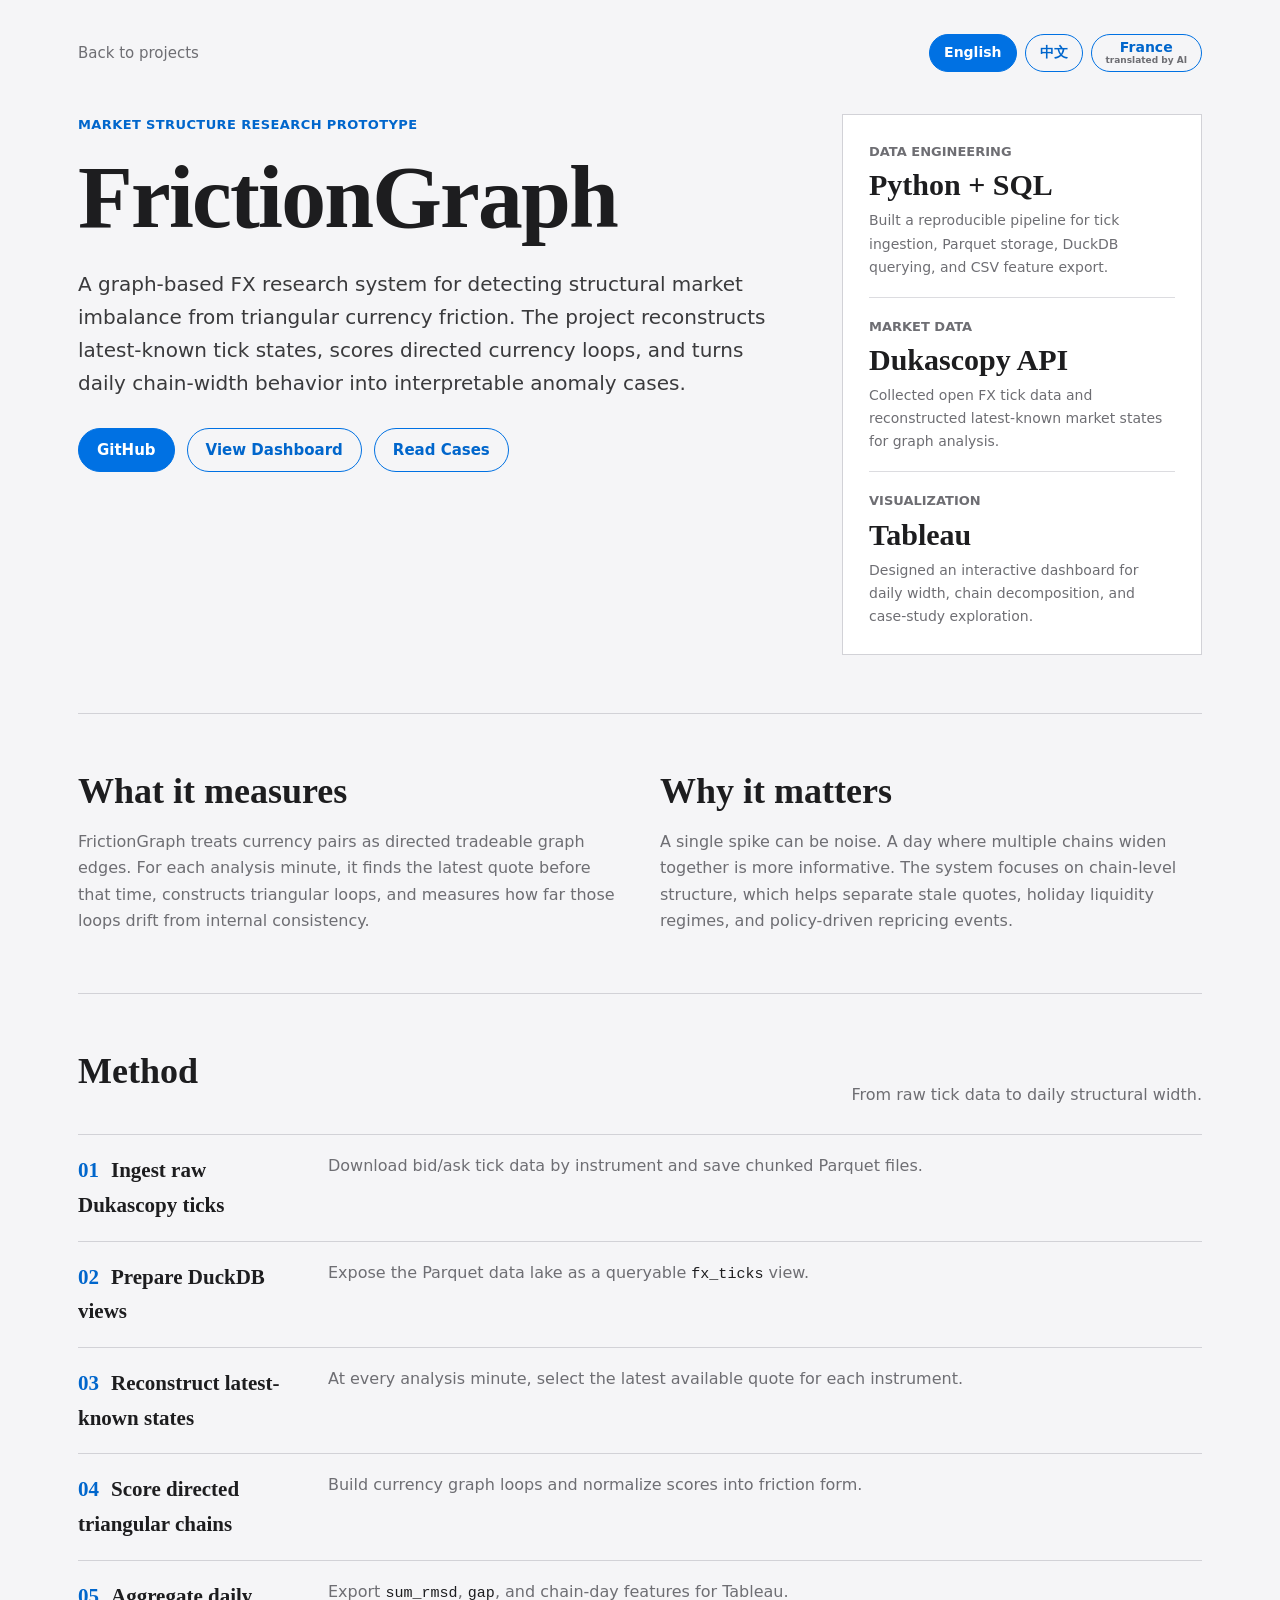
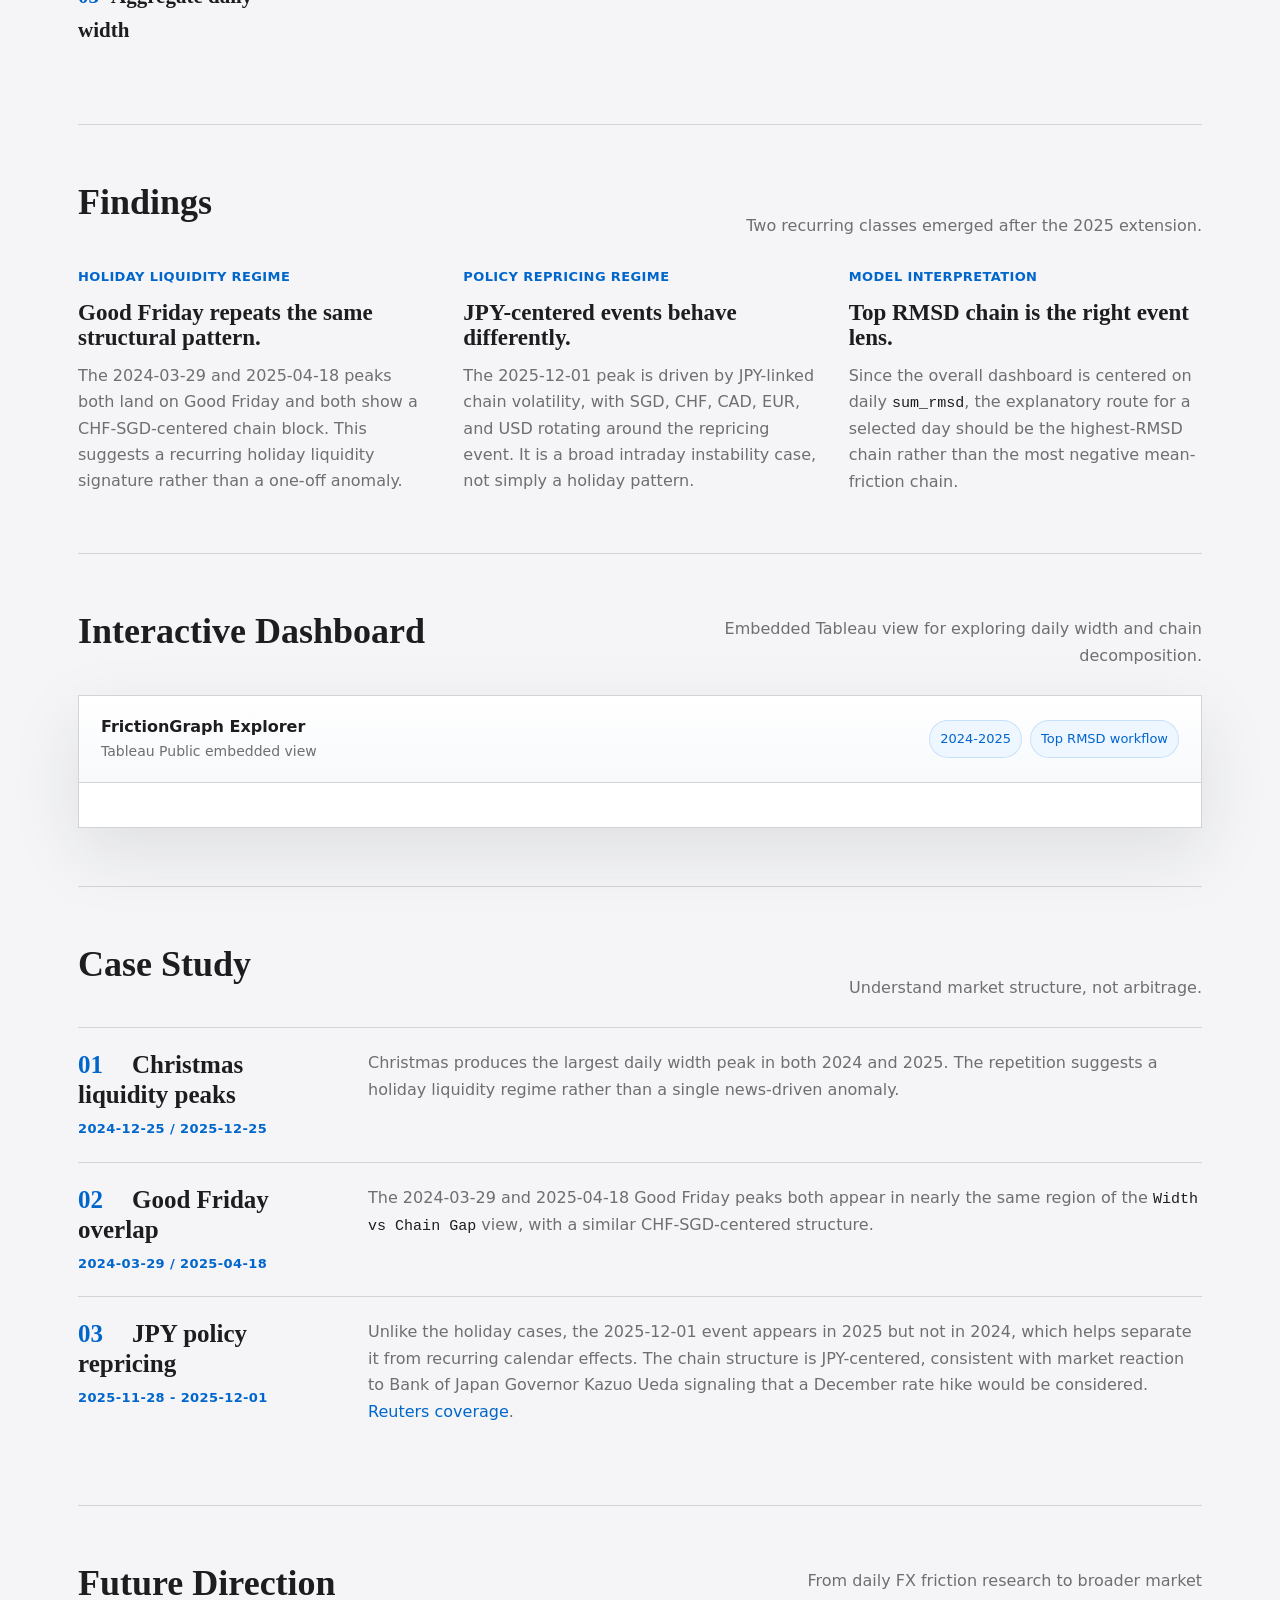
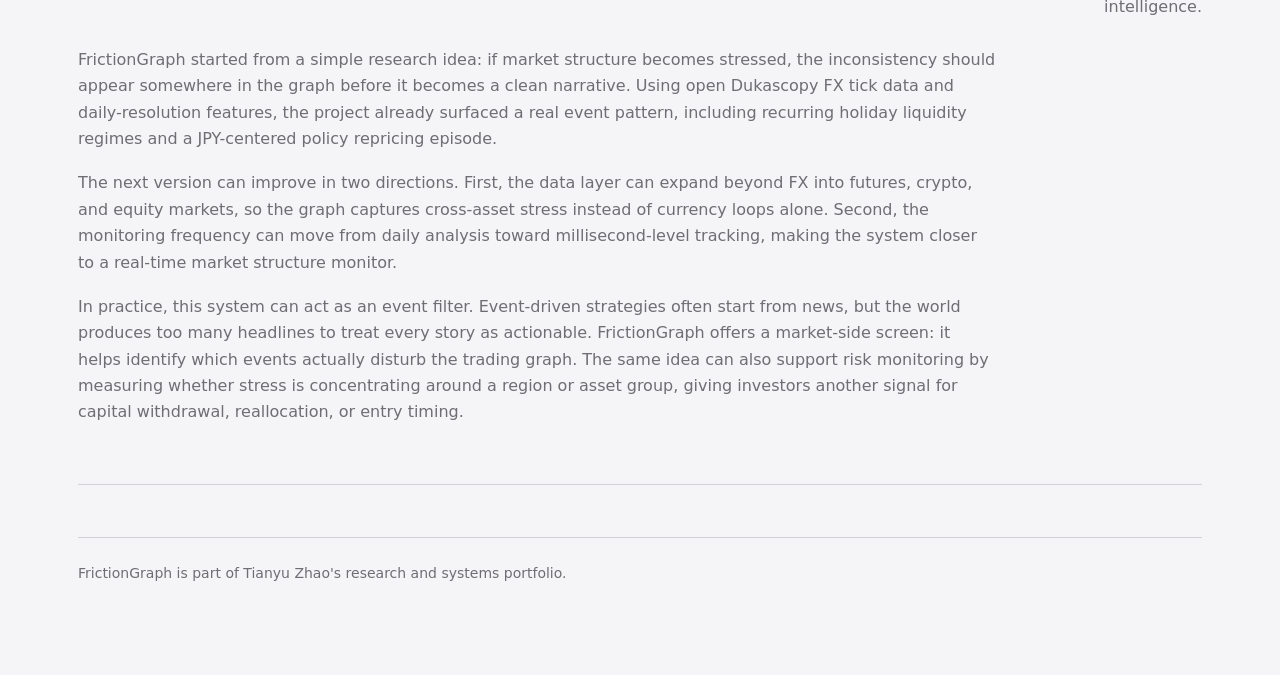
<file: FrictionGraph/index.html>
<!DOCTYPE html>
<html lang="en">
<head>
  <meta charset="UTF-8" />
  <meta name="viewport" content="width=device-width, initial-scale=1.0" />
  <title>FrictionGraph | Tianyu Zhao</title>
  <meta
    name="description"
    content="FrictionGraph project presentation: graph-based FX friction analysis, anomaly detection, and Tableau dashboard exploration."
  />
  <link rel="stylesheet" href="assets/styles.css" />
</head>

<body>
  <main class="page">
    <header class="topbar">
      <a class="back-link" href="../index.html#projects">Back to projects</a>
      <div class="language-controls" aria-label="Language selector">
        <button class="language-toggle" type="button" data-lang-target="en">English</button>
        <button class="language-toggle" type="button" data-lang-target="zh">中文</button>
        <button class="language-toggle" type="button" data-lang-target="fr">
          <span>France</span>
          <small>translated by AI</small>
        </button>
      </div>
    </header>

    <section class="hero" id="overview">
      <div class="hero-copy">
        <p class="eyebrow">Market Structure Research Prototype</p>
        <h1>FrictionGraph</h1>
        <p class="lead">
          A graph-based FX research system for detecting structural market imbalance
          from triangular currency friction. The project reconstructs latest-known
          tick states, scores directed currency loops, and turns daily chain-width
          behavior into interpretable anomaly cases.
        </p>
        <div class="actions">
          <a class="button primary" href="https://github.com/TianyuZ-dev/FrictionGraph?tab=readme-ov-file" target="_blank" rel="noopener noreferrer">GitHub</a>
          <a class="button" href="#dashboard">View Dashboard</a>
          <a class="button" href="#cases">Read Cases</a>
        </div>
      </div>

      <aside class="hero-panel" aria-label="Project summary">
        <div class="stat">
          <span>Data Engineering</span>
          <strong>Python + SQL</strong>
          <p>Built a reproducible pipeline for tick ingestion, Parquet storage, DuckDB querying, and CSV feature export.</p>
        </div>
        <div class="stat">
          <span>Market Data</span>
          <strong>Dukascopy API</strong>
          <p>Collected open FX tick data and reconstructed latest-known market states for graph analysis.</p>
        </div>
        <div class="stat">
          <span>Visualization</span>
          <strong>Tableau</strong>
          <p>Designed an interactive dashboard for daily width, chain decomposition, and case-study exploration.</p>
        </div>
      </aside>
    </section>

    <section class="section feature-band" aria-label="Research summary">
      <article>
        <h2>What it measures</h2>
        <p>
          FrictionGraph treats currency pairs as directed tradeable graph edges.
          For each analysis minute, it finds the latest quote before that time,
          constructs triangular loops, and measures how far those loops drift
          from internal consistency.
        </p>
      </article>
      <article>
        <h2>Why it matters</h2>
        <p>
          A single spike can be noise. A day where multiple chains widen together
          is more informative. The system focuses on chain-level structure, which
          helps separate stale quotes, holiday liquidity regimes, and policy-driven
          repricing events.
        </p>
      </article>
    </section>

    <section class="section" id="method">
      <div class="section-header">
        <h2>Method</h2>
        <p>From raw tick data to daily structural width.</p>
      </div>
      <ol class="process">
        <li>
          <strong>Ingest raw Dukascopy ticks</strong>
          <span>Download bid/ask tick data by instrument and save chunked Parquet files.</span>
        </li>
        <li>
          <strong>Prepare DuckDB views</strong>
          <span>Expose the Parquet data lake as a queryable <code>fx_ticks</code> view.</span>
        </li>
        <li>
          <strong>Reconstruct latest-known states</strong>
          <span>At every analysis minute, select the latest available quote for each instrument.</span>
        </li>
        <li>
          <strong>Score directed triangular chains</strong>
          <span>Build currency graph loops and normalize scores into friction form.</span>
        </li>
        <li>
          <strong>Aggregate daily width</strong>
          <span>Export <code>sum_rmsd</code>, <code>gap</code>, and chain-day features for Tableau.</span>
        </li>
      </ol>
    </section>

    <section class="section" id="findings">
      <div class="section-header">
        <h2>Findings</h2>
        <p>Two recurring classes emerged after the 2025 extension.</p>
      </div>
      <div class="finding-grid">
        <article>
          <p class="tag">Holiday liquidity regime</p>
          <h3>Good Friday repeats the same structural pattern.</h3>
          <p>
            The 2024-03-29 and 2025-04-18 peaks both land on Good Friday and both
            show a CHF-SGD-centered chain block. This suggests a recurring holiday
            liquidity signature rather than a one-off anomaly.
          </p>
        </article>
        <article>
          <p class="tag">Policy repricing regime</p>
          <h3>JPY-centered events behave differently.</h3>
          <p>
            The 2025-12-01 peak is driven by JPY-linked chain volatility, with SGD,
            CHF, CAD, EUR, and USD rotating around the repricing event. It is a
            broad intraday instability case, not simply a holiday pattern.
          </p>
        </article>
        <article>
          <p class="tag">Model interpretation</p>
          <h3>Top RMSD chain is the right event lens.</h3>
          <p>
            Since the overall dashboard is centered on daily <code>sum_rmsd</code>,
            the explanatory route for a selected day should be the highest-RMSD
            chain rather than the most negative mean-friction chain.
          </p>
        </article>
      </div>
    </section>

    <section class="section" id="dashboard">
      <div class="section-header">
        <h2>Interactive Dashboard</h2>
        <p>Embedded Tableau view for exploring daily width and chain decomposition.</p>
      </div>

      <div class="dashboard-frame">
        <div class="dashboard-frame-header">
          <div>
            <strong>FrictionGraph Explorer</strong>
            <span>Tableau Public embedded view</span>
          </div>
          <div class="status-pills">
            <span>2024-2025</span>
            <span>Top RMSD workflow</span>
          </div>
        </div>
        <div class="dashboard-canvas">
          <div class="tableauPlaceholder" id="viz1779831038454" style="position: relative">
            <noscript>
              <a href="https://public.tableau.com/views/FrictionGraph_1/1_1">
                <img alt="FrictionGraph Tableau dashboard" src="https://public.tableau.com/static/images/Fr/FrictionGraph_1/1_1/1_rss.png" style="border: none">
              </a>
            </noscript>
            <object class="tableauViz" style="display:none;">
              <param name="host_url" value="https%3A%2F%2Fpublic.tableau.com%2F">
              <param name="embed_code_version" value="3">
              <param name="site_root" value="">
              <param name="name" value="FrictionGraph_1/1_1">
              <param name="tabs" value="no">
              <param name="toolbar" value="yes">
              <param name="static_image" value="https://public.tableau.com/static/images/Fr/FrictionGraph_1/1_1/1.png">
              <param name="animate_transition" value="yes">
              <param name="display_static_image" value="yes">
              <param name="display_spinner" value="yes">
              <param name="display_overlay" value="yes">
              <param name="display_count" value="yes">
              <param name="language" value="en-US">
              <param name="filter" value="publish=yes">
            </object>
          </div>
        </div>
      </div>
    </section>

    <section class="section case-section" id="cases">
      <div class="section-header">
        <h2>Case Study</h2>
        <p>
          Understand market structure, not arbitrage.
        </p>
      </div>
      <ol class="case-process">
        <li>
          <div>
            <strong>Christmas liquidity peaks</strong>
            <small>2024-12-25 / 2025-12-25</small>
          </div>
          <span>
            Christmas produces the largest daily width peak in both 2024 and
            2025. The repetition suggests a holiday liquidity regime rather than
            a single news-driven anomaly.
          </span>
        </li>
        <li>
          <div>
            <strong>Good Friday overlap</strong>
            <small>2024-03-29 / 2025-04-18</small>
          </div>
          <span>
            The 2024-03-29 and 2025-04-18 Good Friday peaks both appear in nearly
            the same region of the <code>Width vs Chain Gap</code> view, with a
            similar CHF-SGD-centered structure.
          </span>
        </li>
        <li>
          <div>
            <strong>JPY policy repricing</strong>
            <small>2025-11-28 - 2025-12-01</small>
          </div>
          <span>
            Unlike the holiday cases, the 2025-12-01 event appears in 2025 but
            not in 2024, which helps separate it from recurring calendar effects.
            The chain structure is JPY-centered, consistent with market reaction
            to Bank of Japan Governor Kazuo Ueda signaling that a December rate
            hike would be considered.
            <a
              href="https://www.investing.com/news/economy-news/boj-to-consider-pros-and-cons-of-rate-increase-at-december-meeting-ueda-says-4382652"
              target="_blank"
              rel="noopener noreferrer"
            >Reuters coverage</a>.
          </span>
        </li>
      </ol>
    </section>

    <section class="section future-section" id="future">
      <div class="section-header">
        <h2>Future Direction</h2>
        <p>From daily FX friction research to broader market intelligence.</p>
      </div>
      <div class="future-copy">
        <p>
          FrictionGraph started from a simple research idea: if market structure
          becomes stressed, the inconsistency should appear somewhere in the
          graph before it becomes a clean narrative. Using open Dukascopy FX tick
          data and daily-resolution features, the project already surfaced a
          real event pattern, including recurring holiday liquidity regimes and
          a JPY-centered policy repricing episode.
        </p>
        <p>
          The next version can improve in two directions. First, the data layer
          can expand beyond FX into futures, crypto, and equity markets, so the
          graph captures cross-asset stress instead of currency loops alone.
          Second, the monitoring frequency can move from daily analysis toward
          millisecond-level tracking, making the system closer to a real-time
          market structure monitor.
        </p>
        <p>
          In practice, this system can act as an event filter. Event-driven
          strategies often start from news, but the world produces too many
          headlines to treat every story as actionable. FrictionGraph offers a
          market-side screen: it helps identify which events actually disturb
          the trading graph. The same idea can also support risk monitoring by
          measuring whether stress is concentrating around a region or asset
          group, giving investors another signal for capital withdrawal,
          reallocation, or entry timing.
        </p>
      </div>
    </section>

    <footer>
      FrictionGraph is part of Tianyu Zhao's research and systems portfolio.
    </footer>
  </main>

  <script src="assets/main.js"></script>
  <script src="../assets/i18n.js"></script>
</body>
</html>
</file>
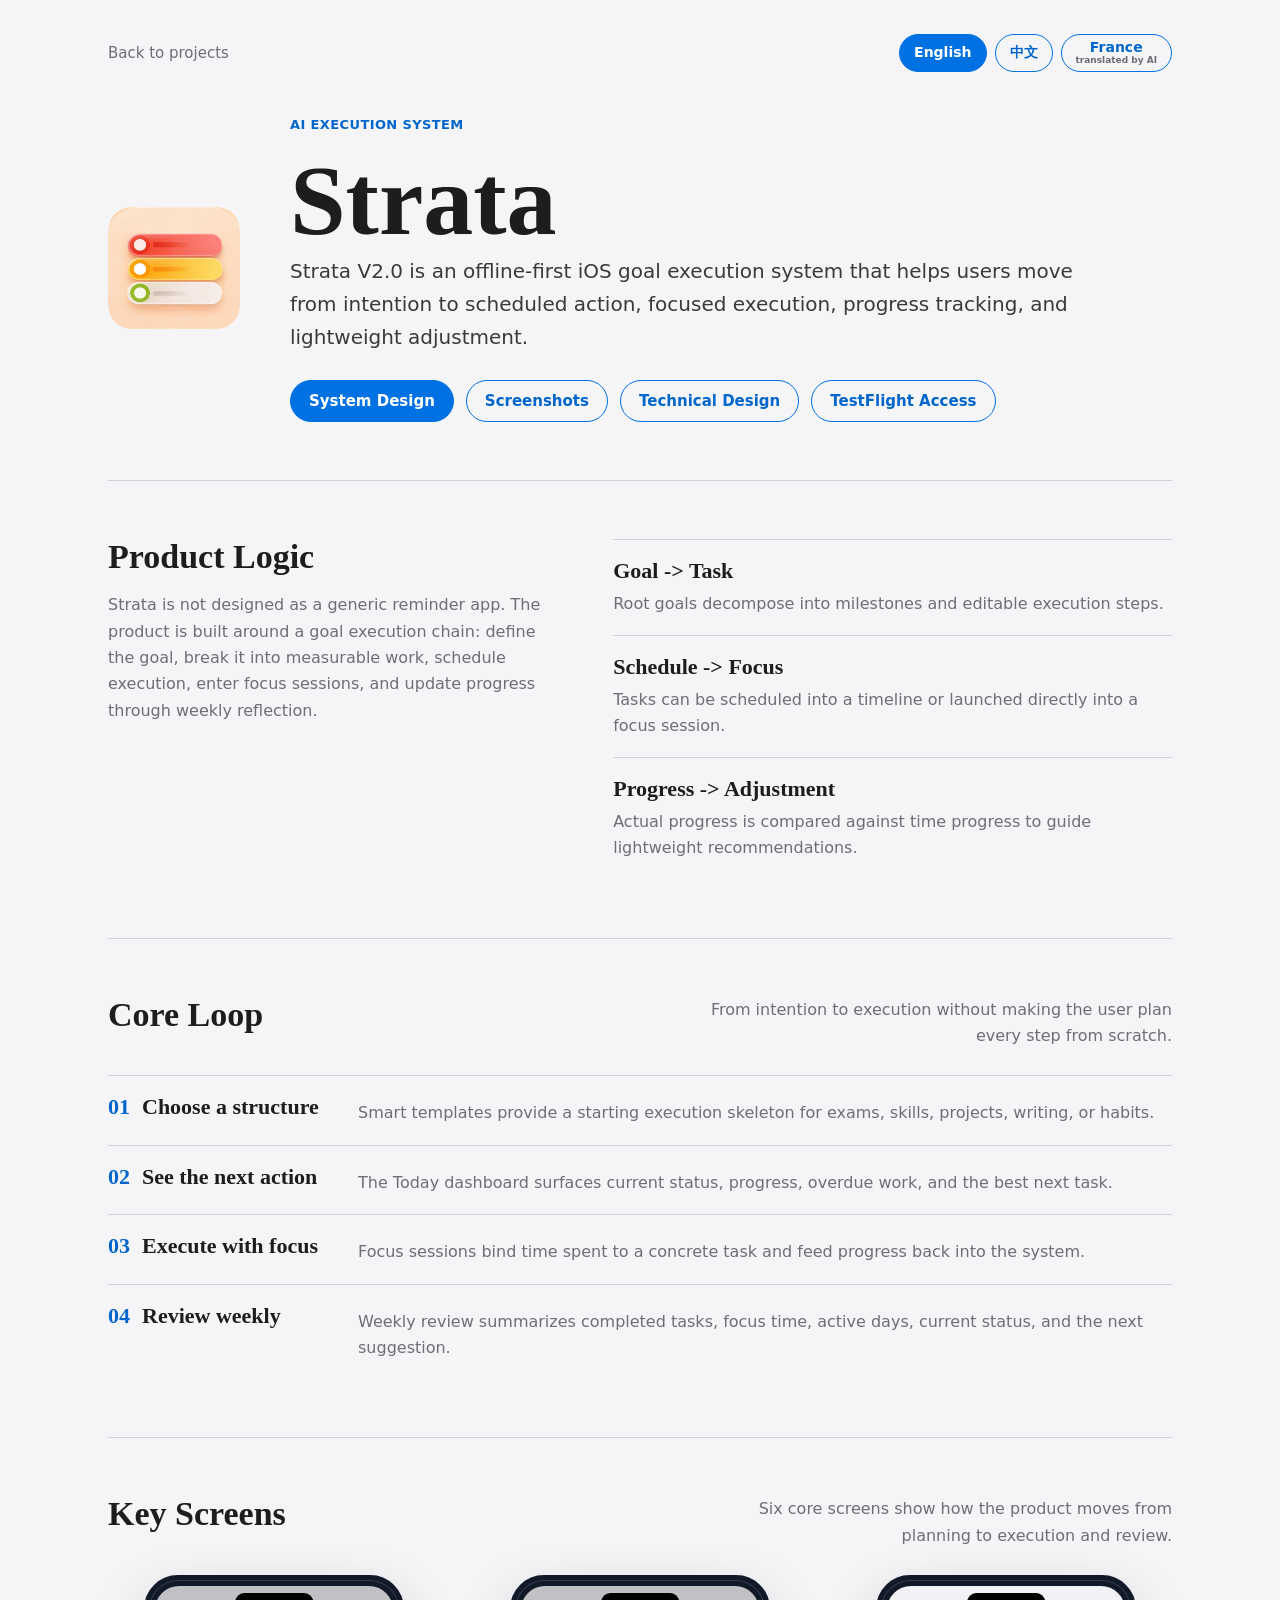
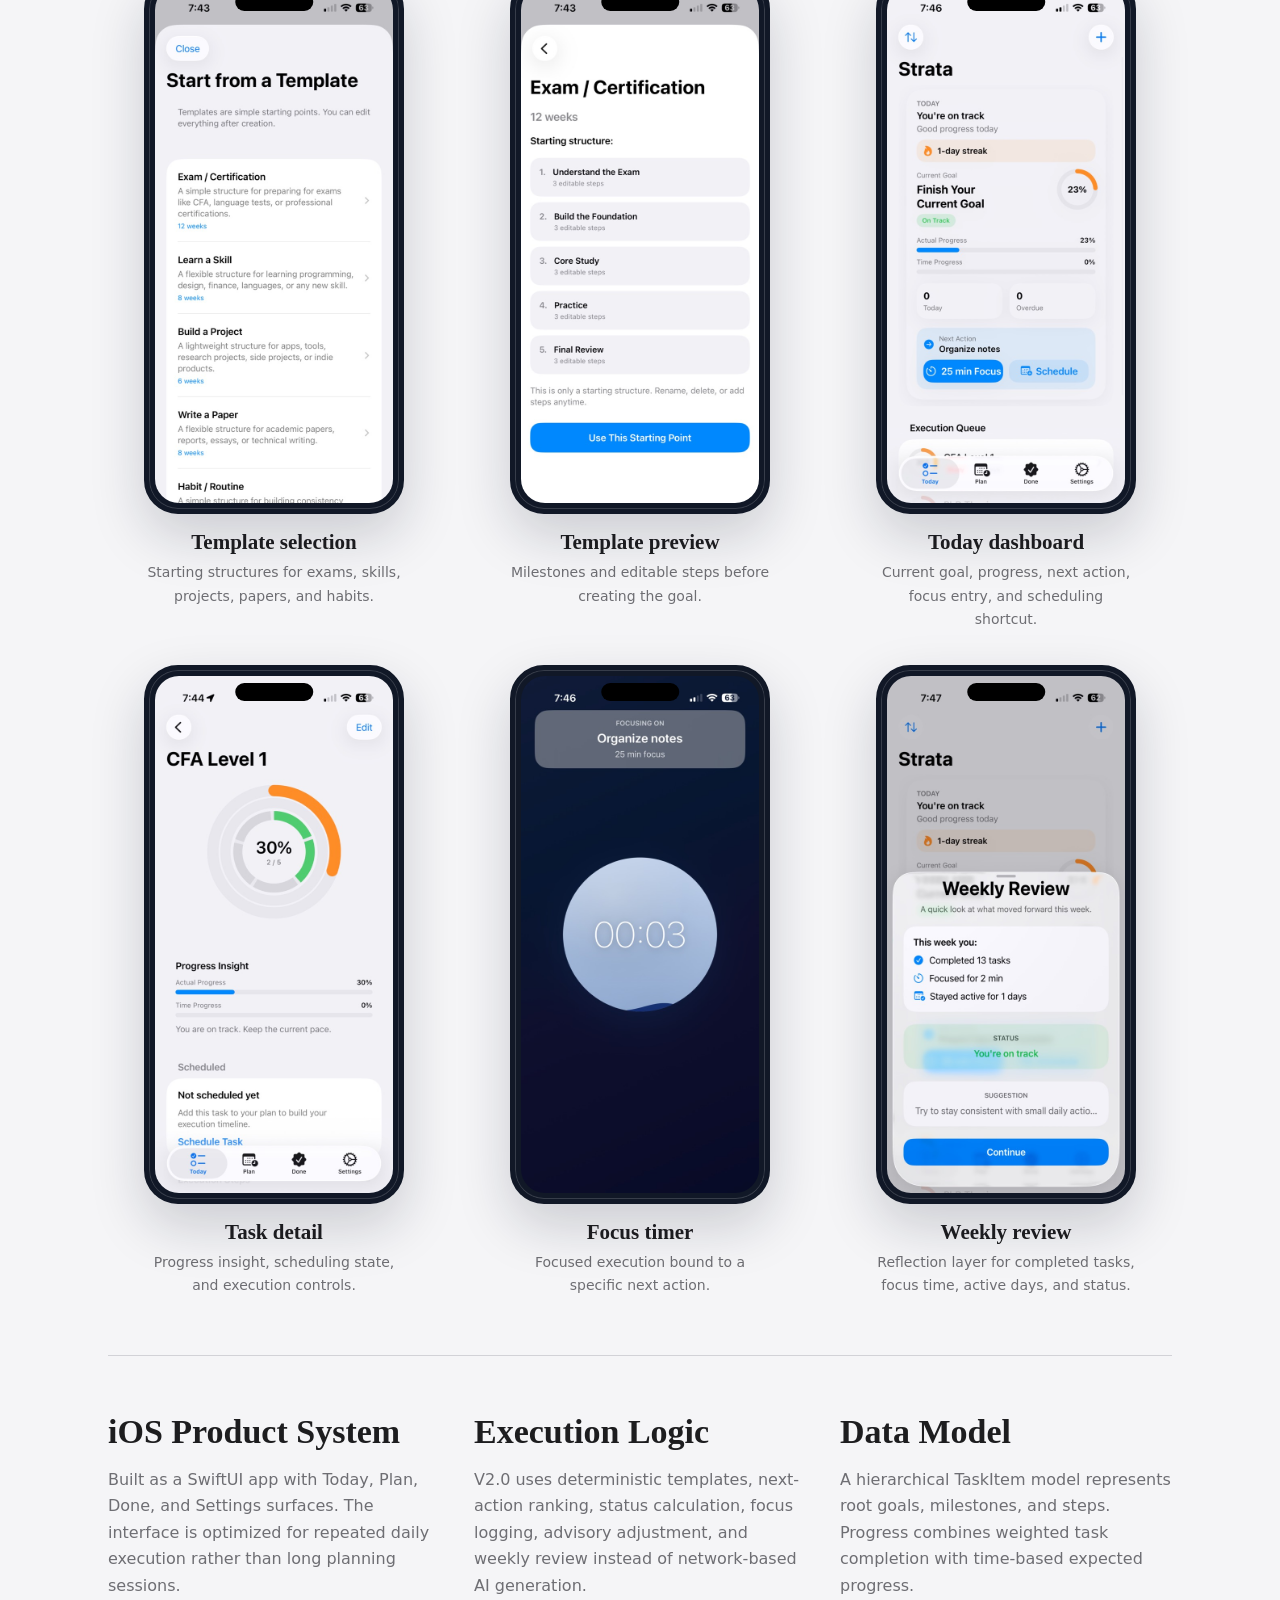
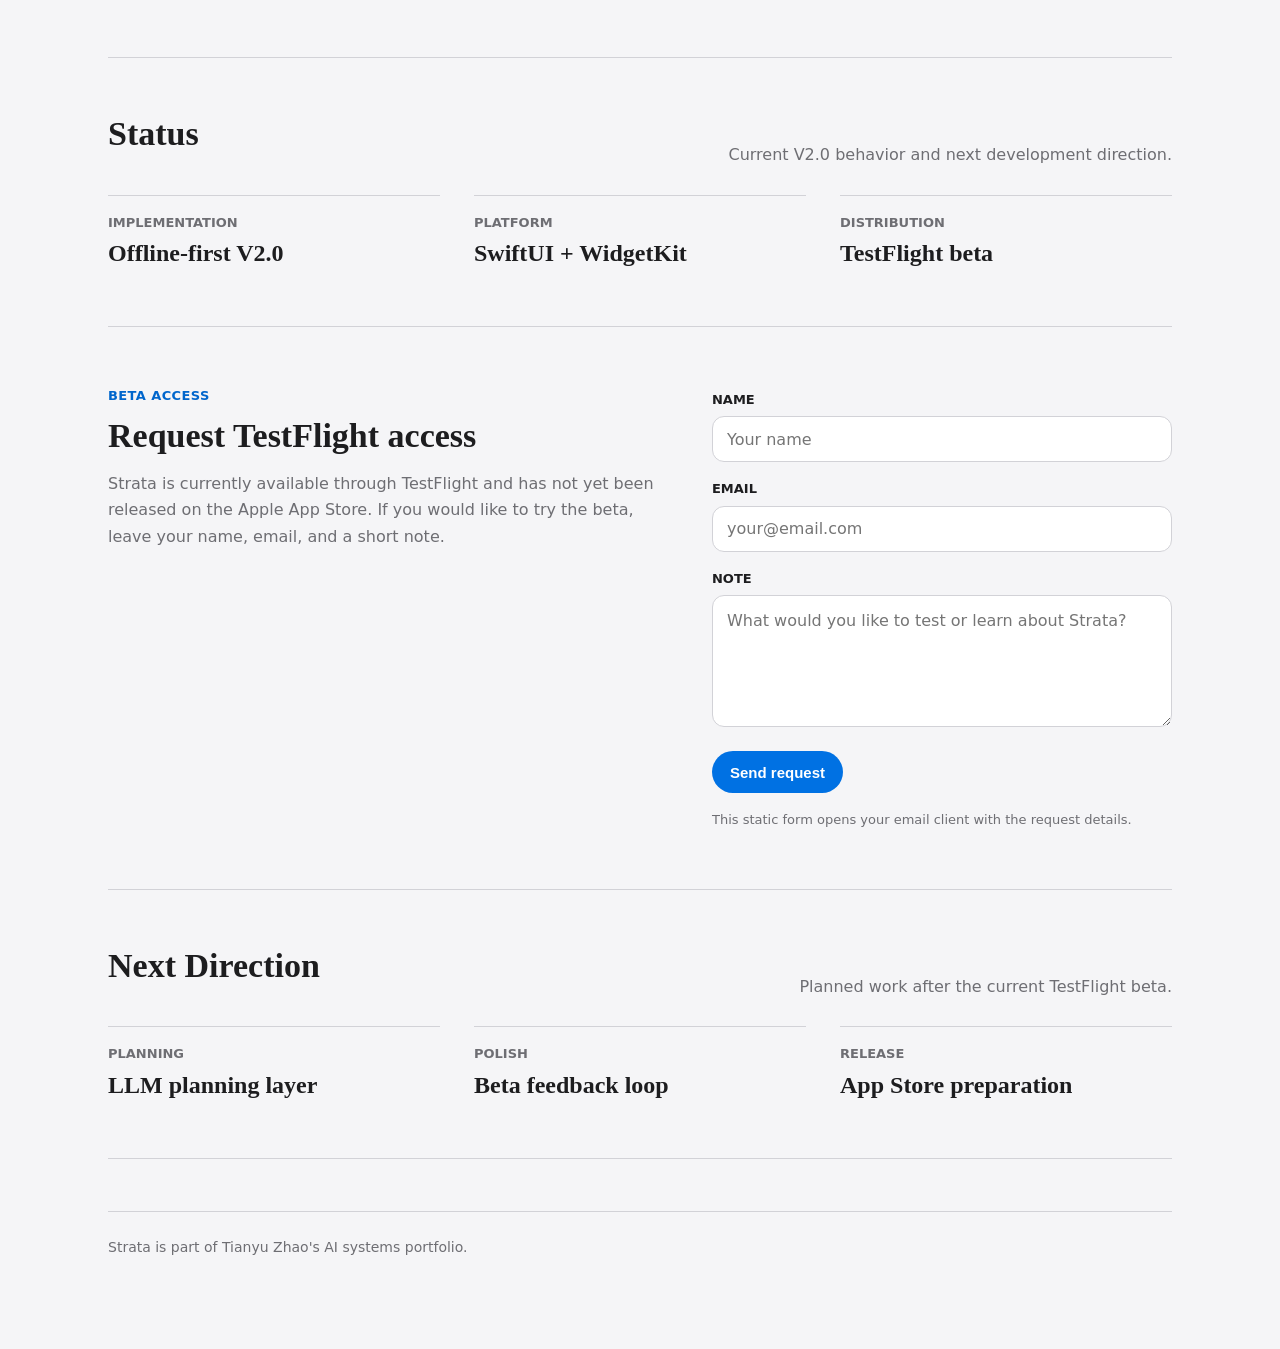
<file: Strata/index.html>
<!DOCTYPE html>
<html lang="en">
<head>
  <meta charset="UTF-8" />
  <meta name="viewport" content="width=device-width, initial-scale=1.0" />
  <title>Strata | Tianyu Zhao</title>
  <meta
    name="description"
    content="Strata project presentation: AI-driven goal decomposition and execution platform for iOS."
  />
  <link rel="stylesheet" href="assets/styles.css" />
</head>

<body>
  <main class="page">
    <header class="topbar">
      <a class="back-link" href="../index.html#projects">Back to projects</a>
      <div class="language-controls" aria-label="Language selector">
        <button class="language-toggle" type="button" data-lang-target="en">English</button>
        <button class="language-toggle" type="button" data-lang-target="zh">中文</button>
        <button class="language-toggle" type="button" data-lang-target="fr">
          <span>France</span>
          <small>translated by AI</small>
        </button>
      </div>
    </header>

    <section class="hero">
      <img
        class="hero-icon"
        src="assets/strata-icon.png"
        alt="Strata app icon"
      />
      <div>
        <p class="eyebrow">AI Execution System</p>
        <h1>Strata</h1>
        <p class="lead">
          Strata V2.0 is an offline-first iOS goal execution system that helps
          users move from intention to scheduled action, focused execution,
          progress tracking, and lightweight adjustment.
        </p>
        <div class="actions">
          <a class="button primary" href="#system">System Design</a>
          <a class="button" href="#screens">Screenshots</a>
          <a class="button" href="#technical">Technical Design</a>
          <a class="button" href="#testflight">TestFlight Access</a>
        </div>
      </div>
    </section>

    <section class="section split" id="system">
      <div>
        <h2>Product Logic</h2>
        <p>
          Strata is not designed as a generic reminder app. The product is built
          around a goal execution chain: define the goal, break it into
          measurable work, schedule execution, enter focus sessions, and update
          progress through weekly reflection.
        </p>
      </div>
      <div class="panel-list">
        <article>
          <strong>Goal -> Task</strong>
          <span>Root goals decompose into milestones and editable execution steps.</span>
        </article>
        <article>
          <strong>Schedule -> Focus</strong>
          <span>Tasks can be scheduled into a timeline or launched directly into a focus session.</span>
        </article>
        <article>
          <strong>Progress -> Adjustment</strong>
          <span>Actual progress is compared against time progress to guide lightweight recommendations.</span>
        </article>
      </div>
    </section>

    <section class="section" id="workflow">
      <div class="section-header">
        <h2>Core Loop</h2>
        <p>From intention to execution without making the user plan every step from scratch.</p>
      </div>
      <ol class="process">
        <li>
          <strong>Choose a structure</strong>
          <span>Smart templates provide a starting execution skeleton for exams, skills, projects, writing, or habits.</span>
        </li>
        <li>
          <strong>See the next action</strong>
          <span>The Today dashboard surfaces current status, progress, overdue work, and the best next task.</span>
        </li>
        <li>
          <strong>Execute with focus</strong>
          <span>Focus sessions bind time spent to a concrete task and feed progress back into the system.</span>
        </li>
        <li>
          <strong>Review weekly</strong>
          <span>Weekly review summarizes completed tasks, focus time, active days, current status, and the next suggestion.</span>
        </li>
      </ol>
    </section>

    <section class="section" id="screens">
      <div class="section-header">
        <h2>Key Screens</h2>
        <p>Six core screens show how the product moves from planning to execution and review.</p>
      </div>

      <div class="screenshot-grid">
        <figure class="phone-shot">
          <div class="phone-frame">
            <img src="assets/screenshots/template-list.jpg" alt="Strata template selection screen" />
          </div>
          <figcaption>
            <strong>Template selection</strong>
            <span>Starting structures for exams, skills, projects, papers, and habits.</span>
          </figcaption>
        </figure>

        <figure class="phone-shot">
          <div class="phone-frame">
            <img src="assets/screenshots/template-preview.jpg" alt="Strata template preview screen" />
          </div>
          <figcaption>
            <strong>Template preview</strong>
            <span>Milestones and editable steps before creating the goal.</span>
          </figcaption>
        </figure>

        <figure class="phone-shot featured-shot">
          <div class="phone-frame">
            <img src="assets/screenshots/today-dashboard.jpg" alt="Strata Today dashboard" />
          </div>
          <figcaption>
            <strong>Today dashboard</strong>
            <span>Current goal, progress, next action, focus entry, and scheduling shortcut.</span>
          </figcaption>
        </figure>

        <figure class="phone-shot">
          <div class="phone-frame">
            <img src="assets/screenshots/task-detail.jpg" alt="Strata task detail screen" />
          </div>
          <figcaption>
            <strong>Task detail</strong>
            <span>Progress insight, scheduling state, and execution controls.</span>
          </figcaption>
        </figure>

        <figure class="phone-shot">
          <div class="phone-frame">
            <img src="assets/screenshots/focus-timer.jpg" alt="Strata focus timer screen" />
          </div>
          <figcaption>
            <strong>Focus timer</strong>
            <span>Focused execution bound to a specific next action.</span>
          </figcaption>
        </figure>

        <figure class="phone-shot">
          <div class="phone-frame">
            <img src="assets/screenshots/weekly-review.jpg" alt="Strata weekly review screen" />
          </div>
          <figcaption>
            <strong>Weekly review</strong>
            <span>Reflection layer for completed tasks, focus time, active days, and status.</span>
          </figcaption>
        </figure>
      </div>
    </section>

    <section class="section feature-grid" id="technical">
      <article>
        <h2>iOS Product System</h2>
        <p>
          Built as a SwiftUI app with Today, Plan, Done, and Settings surfaces.
          The interface is optimized for repeated daily execution rather than
          long planning sessions.
        </p>
      </article>
      <article>
        <h2>Execution Logic</h2>
        <p>
          V2.0 uses deterministic templates, next-action ranking, status
          calculation, focus logging, advisory adjustment, and weekly review
          instead of network-based AI generation.
        </p>
      </article>
      <article>
        <h2>Data Model</h2>
        <p>
          A hierarchical TaskItem model represents root goals, milestones, and
          steps. Progress combines weighted task completion with time-based
          expected progress.
        </p>
      </article>
    </section>

    <section class="section" id="status">
      <div class="section-header">
        <h2>Status</h2>
        <p>Current V2.0 behavior and next development direction.</p>
      </div>
      <div class="status-grid">
        <article>
          <span>Implementation</span>
          <strong>Offline-first V2.0</strong>
        </article>
        <article>
          <span>Platform</span>
          <strong>SwiftUI + WidgetKit</strong>
        </article>
        <article>
          <span>Distribution</span>
          <strong>TestFlight beta</strong>
        </article>
      </div>
    </section>

    <section class="section testflight-section" id="testflight">
      <div>
        <p class="eyebrow">Beta Access</p>
        <h2>Request TestFlight access</h2>
        <p>
          Strata is currently available through TestFlight and has not yet been
          released on the Apple App Store. If you would like to try the beta,
          leave your name, email, and a short note.
        </p>
      </div>

      <form class="testflight-form" id="testflight-form">
        <label>
          <span>Name</span>
          <input name="name" type="text" placeholder="Your name" required />
        </label>
        <label>
          <span>Email</span>
          <input name="email" type="email" placeholder="your@email.com" required />
        </label>
        <label>
          <span>Note</span>
          <textarea
            name="note"
            rows="4"
            placeholder="What would you like to test or learn about Strata?"
          ></textarea>
        </label>
        <button class="button primary form-submit" type="submit">
          Send request
        </button>
        <p class="form-note">
          This static form opens your email client with the request details.
        </p>
      </form>
    </section>

    <section class="section" id="roadmap">
      <div class="section-header">
        <h2>Next Direction</h2>
        <p>Planned work after the current TestFlight beta.</p>
      </div>
      <div class="status-grid">
        <article>
          <span>Planning</span>
          <strong>LLM planning layer</strong>
        </article>
        <article>
          <span>Polish</span>
          <strong>Beta feedback loop</strong>
        </article>
        <article>
          <span>Release</span>
          <strong>App Store preparation</strong>
        </article>
      </div>
    </section>

    <footer>
      Strata is part of Tianyu Zhao's AI systems portfolio.
    </footer>
  </main>
  <script>
    const form = document.querySelector("#testflight-form");

    form.addEventListener("submit", (event) => {
      event.preventDefault();

      const formData = new FormData(form);
      const name = formData.get("name").trim();
      const email = formData.get("email").trim();
      const note = formData.get("note").trim();
      const subject = encodeURIComponent("Strata TestFlight access request");
      const body = encodeURIComponent(
        `Name: ${name}\nEmail: ${email}\n\nNote:\n${note || "No note provided."}`
      );

      window.location.href = `mailto:tianyu4developer@gmail.com?subject=${subject}&body=${body}`;
    });
  </script>
  <script src="../assets/i18n.js"></script>
</body>
</html>
</file>
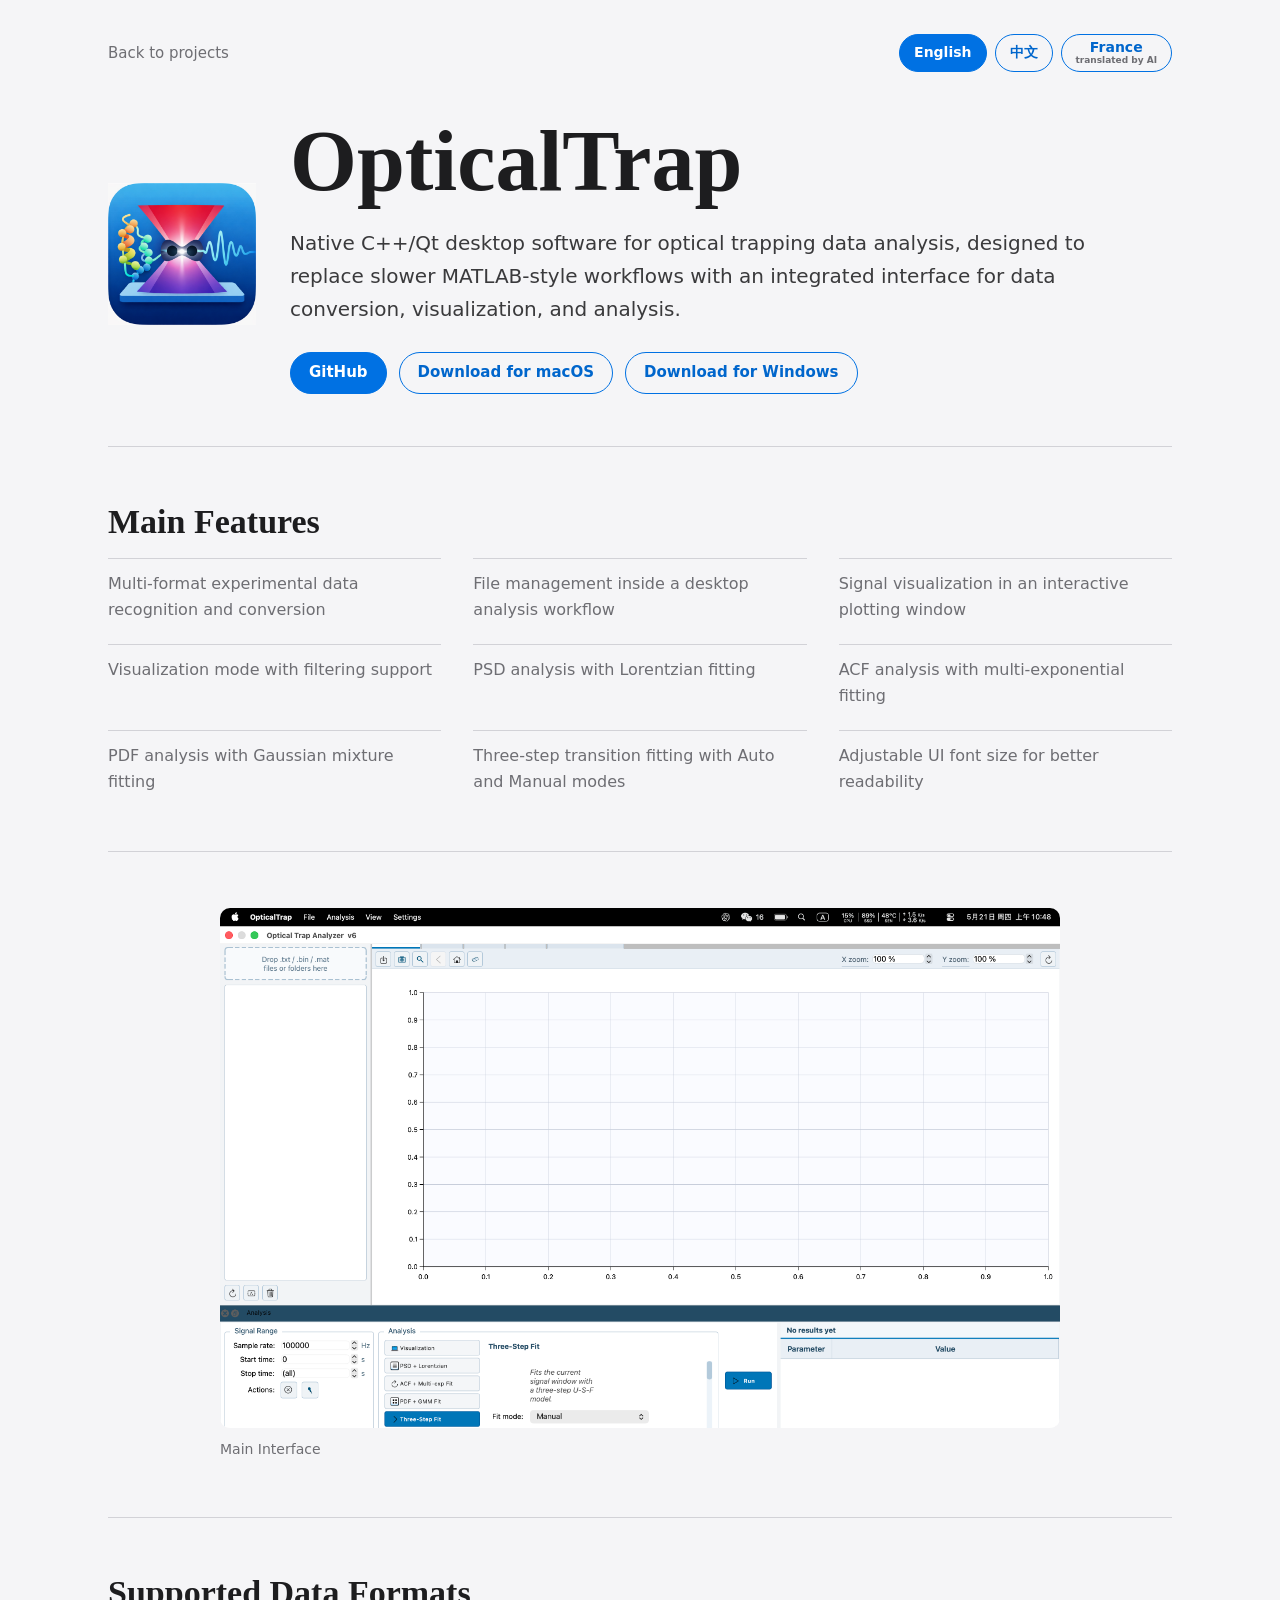
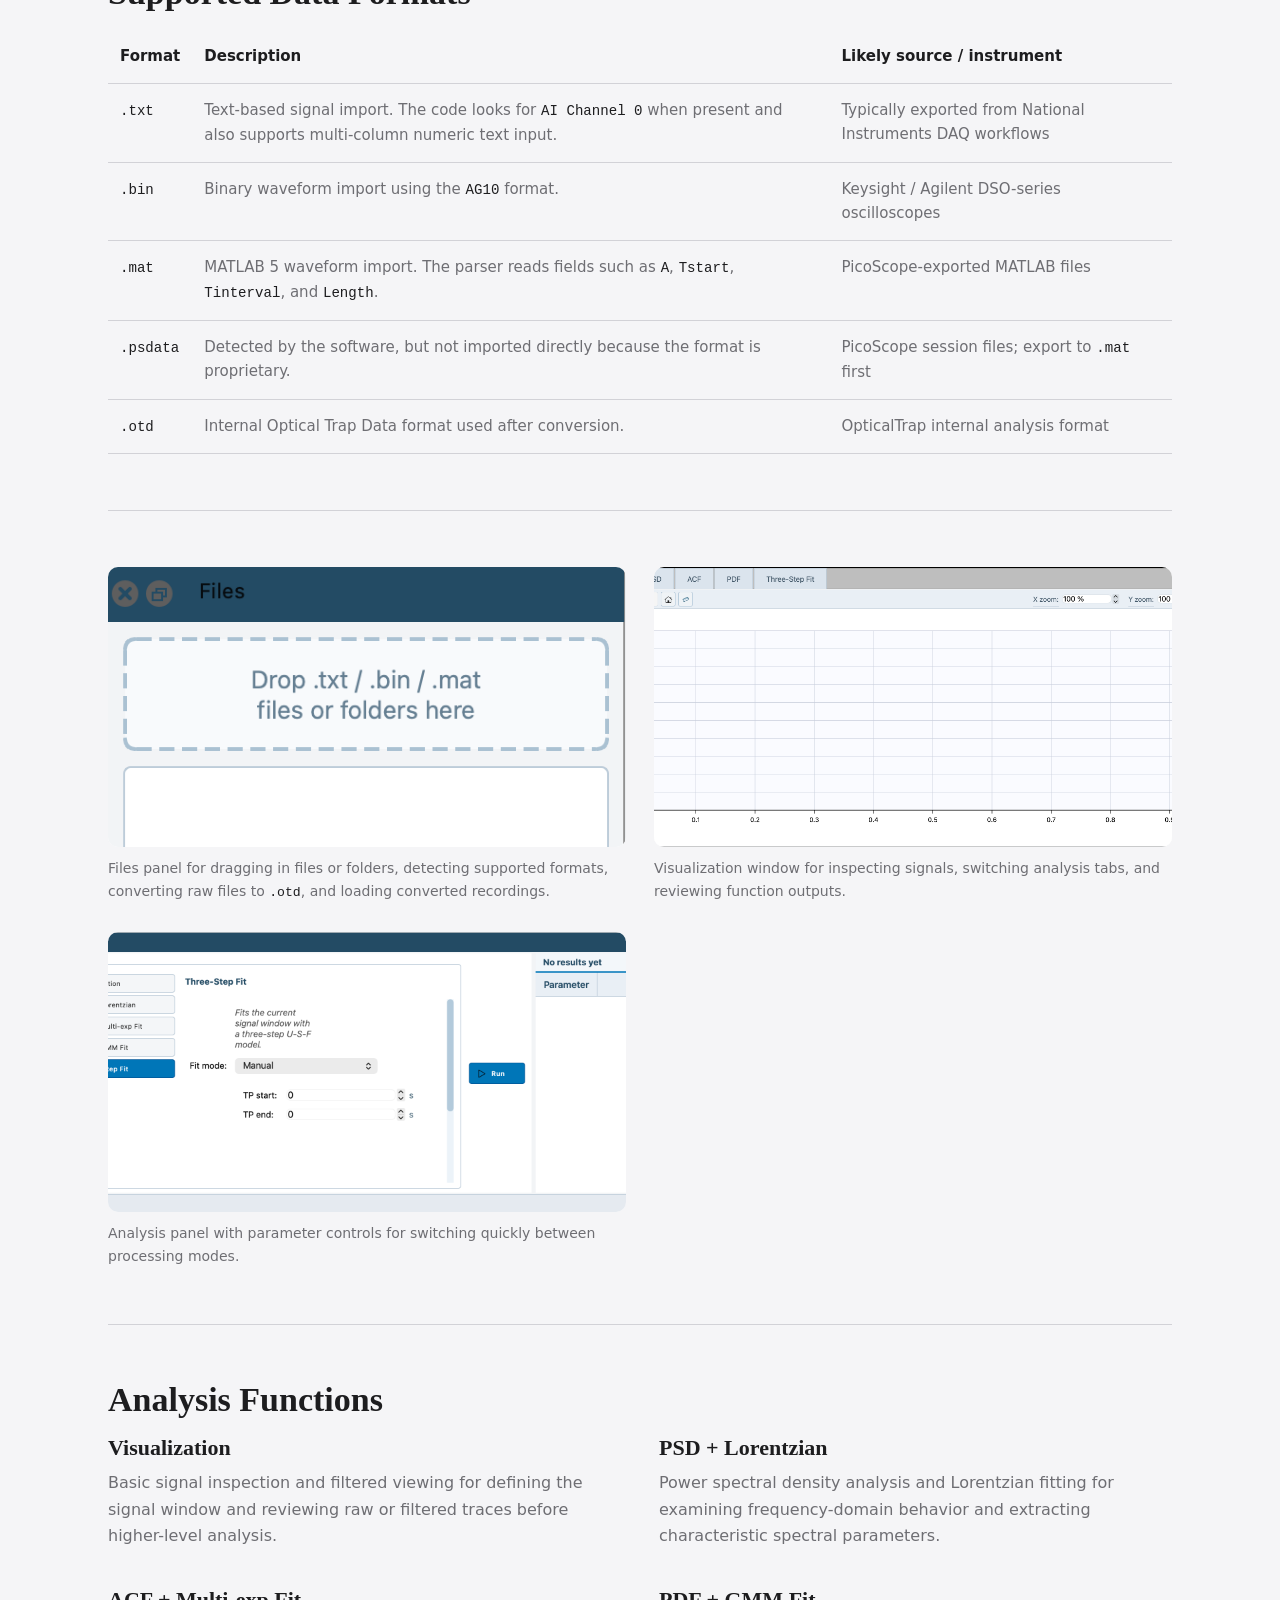
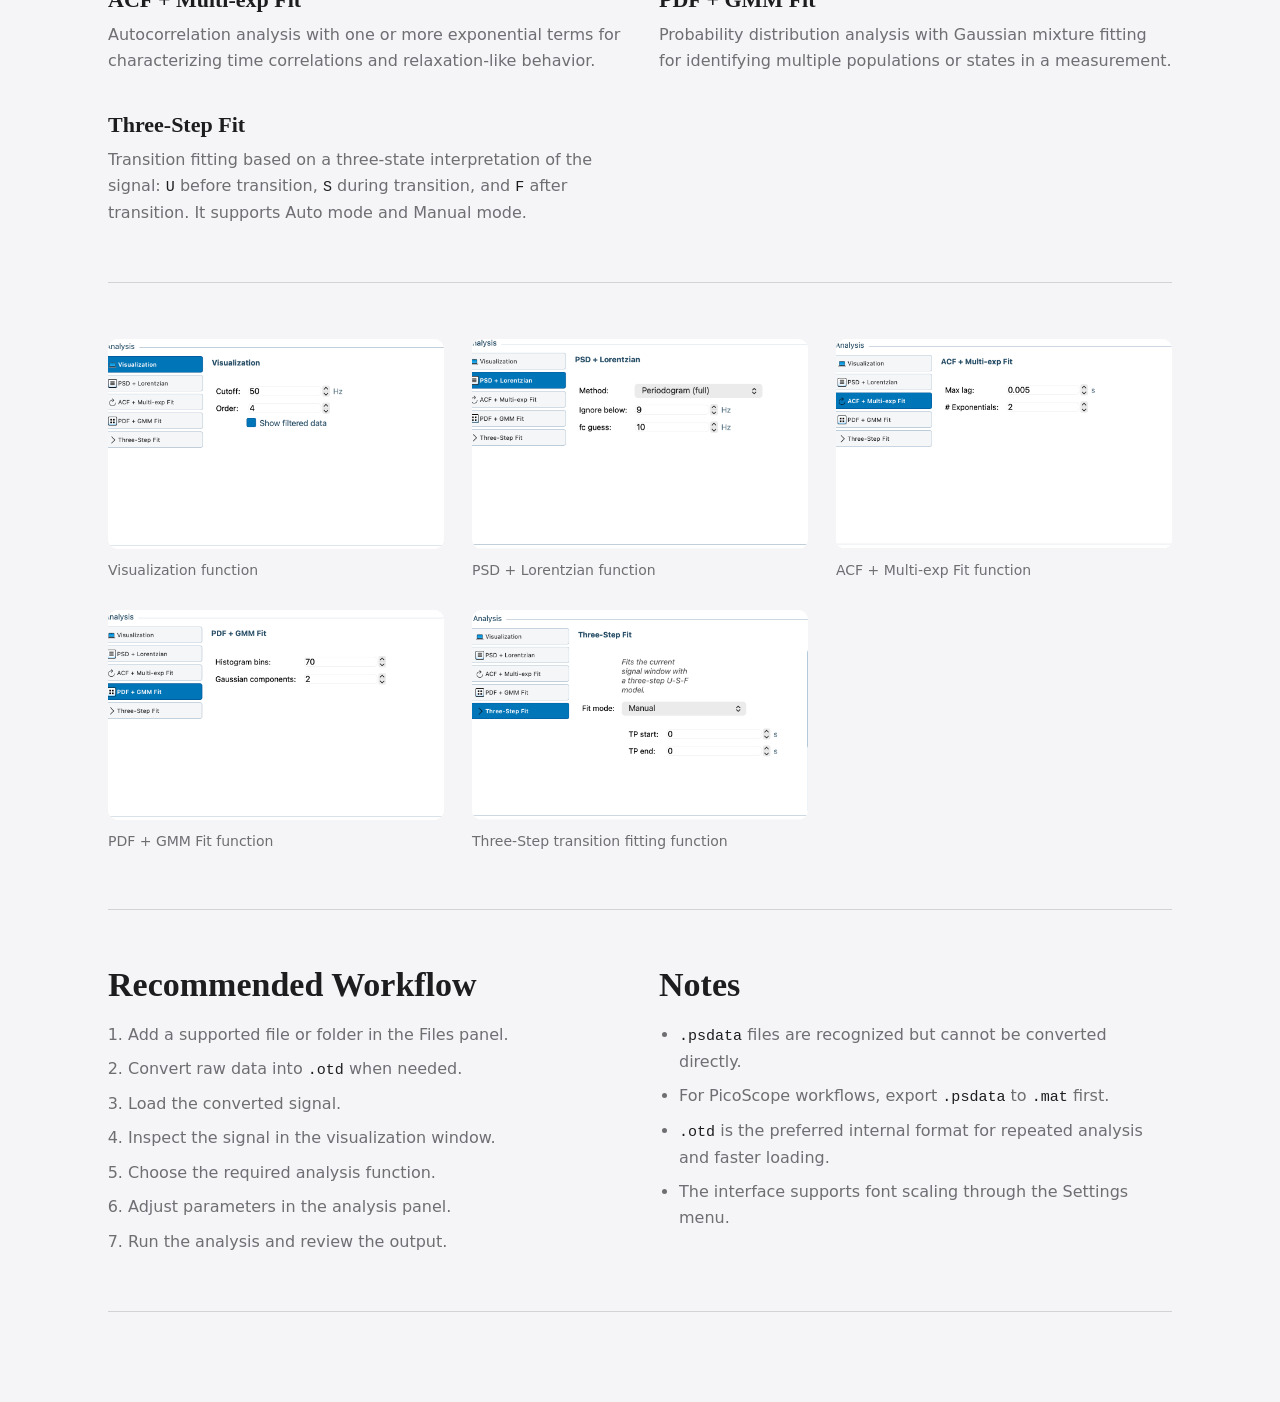
<file: opticaltrap.html>
<!DOCTYPE html>
<html lang="en">
<head>
  <meta charset="UTF-8" />
  <meta name="viewport" content="width=device-width, initial-scale=1.0" />
  <title>OpticalTrap | Tianyu Zhao</title>
  <meta
    name="description"
    content="OpticalTrap project details: C++/Qt desktop software for optical trapping data analysis."
  />

  <style>
    :root {
      --bg: #f5f5f7;
      --paper: #ffffff;
      --ink: #1d1d1f;
      --muted: #6e6e73;
      --line: #d2d2d7;
      --accent: #0071e3;
      --accent-dark: #0066cc;
    }

    * {
      box-sizing: border-box;
    }

    body {
      margin: 0;
      background: var(--bg);
      color: var(--ink);
      font-family: Inter, ui-sans-serif, system-ui, -apple-system, BlinkMacSystemFont,
        "Segoe UI", sans-serif;
      line-height: 1.65;
    }

    a {
      color: var(--accent-dark);
      text-decoration: none;
    }

    a:hover {
      color: var(--muted);
    }

    .page {
      width: min(100%, 1120px);
      margin: 0 auto;
      padding: 34px 28px 90px;
    }

    .topbar {
      display: flex;
      align-items: center;
      justify-content: space-between;
      gap: 20px;
      padding-bottom: 42px;
    }

    .back-link {
      color: var(--muted);
      font-size: 15px;
    }

    .language-controls {
      display: flex;
      flex-wrap: wrap;
      gap: 8px;
      align-items: center;
      justify-content: flex-end;
    }

    .language-toggle {
      display: inline-flex;
      flex-direction: column;
      align-items: center;
      justify-content: center;
      gap: 1px;
      min-height: 38px;
      padding: 0 14px;
      border: 1px solid var(--accent);
      border-radius: 999px;
      background: transparent;
      color: var(--accent-dark);
      cursor: pointer;
      font: inherit;
      font-size: 14px;
      font-weight: 700;
      line-height: 1.1;
    }

    .language-toggle:hover {
      border-color: var(--ink);
      color: var(--ink);
    }

    .language-toggle.active {
      background: var(--accent);
      color: #ffffff;
    }

    .language-toggle small {
      color: var(--muted);
      font-size: 9px;
      font-weight: 600;
      letter-spacing: 0;
      text-transform: none;
    }

    .language-toggle.active small {
      color: rgba(255, 255, 255, 0.82);
    }

    .hero {
      display: grid;
      grid-template-columns: 148px minmax(0, 1fr);
      gap: 34px;
      align-items: center;
      padding-bottom: 52px;
      border-bottom: 1px solid var(--line);
    }

    .hero-icon {
      width: 148px;
      height: 148px;
      object-fit: contain;
    }

    h1,
    h2,
    h3 {
      margin: 0;
      font-family: Georgia, "Times New Roman", serif;
      line-height: 1.1;
    }

    h1 {
      font-size: clamp(48px, 8vw, 86px);
    }

    h2 {
      margin-bottom: 18px;
      font-size: 34px;
    }

    h3 {
      margin-bottom: 10px;
      font-size: 22px;
    }

    p {
      margin: 0;
      color: var(--muted);
    }

    .lead {
      max-width: 820px;
      margin-top: 18px;
      color: #3a3a3c;
      font-size: 20px;
    }

    .actions {
      display: flex;
      flex-wrap: wrap;
      gap: 12px;
      margin-top: 26px;
    }

    .button {
      display: inline-flex;
      align-items: center;
      justify-content: center;
      min-height: 42px;
      padding: 0 18px;
      border: 1px solid var(--accent);
      border-radius: 999px;
      color: var(--accent-dark);
      font-size: 15px;
      font-weight: 600;
    }

    .button.primary {
      background: var(--accent);
      color: #ffffff;
    }

    .button:hover {
      border-color: var(--ink);
      color: var(--ink);
    }

    .button.primary:hover {
      background: var(--ink);
      color: #ffffff;
    }

    .section {
      padding: 56px 0;
      border-bottom: 1px solid var(--line);
    }

    .feature-grid {
      display: grid;
      grid-template-columns: repeat(3, minmax(0, 1fr));
      gap: 20px 32px;
      margin: 0;
      padding: 0;
      list-style: none;
    }

    .feature-grid li,
    .format-table td,
    .format-table th,
    .workflow li,
    .notes li {
      color: var(--muted);
    }

    .feature-grid li {
      padding-top: 12px;
      border-top: 1px solid var(--line);
    }

    .showcase {
      display: grid;
      justify-items: center;
    }

    .image-grid,
    .function-grid {
      display: grid;
      gap: 28px;
    }

    .image-grid {
      grid-template-columns: repeat(2, minmax(0, 1fr));
    }

    .function-grid {
      grid-template-columns: repeat(3, minmax(0, 1fr));
    }

    .figure {
      margin: 0;
    }

    .figure img {
      display: block;
      width: 100%;
      border-radius: 10px;
      background: var(--paper);
      object-fit: cover;
      object-position: top center;
    }

    .showcase .figure {
      width: min(100%, 840px);
    }

    .showcase .figure img {
      max-height: 520px;
    }

    .image-grid .figure img {
      height: 280px;
    }

    .function-grid .figure img {
      height: 210px;
    }

    .figure figcaption {
      margin-top: 10px;
      color: var(--muted);
      font-size: 14px;
    }

    .format-table {
      width: 100%;
      border-collapse: collapse;
      font-size: 15px;
    }

    .format-table th {
      color: var(--ink);
      text-align: left;
    }

    .format-table th,
    .format-table td {
      padding: 14px 12px;
      border-bottom: 1px solid var(--line);
      vertical-align: top;
    }

    .detail-grid {
      display: grid;
      grid-template-columns: repeat(2, minmax(0, 1fr));
      gap: 38px;
    }

    .detail-block {
      min-width: 0;
    }

    .workflow,
    .notes {
      margin: 0;
      padding-left: 20px;
    }

    .workflow li + li,
    .notes li + li {
      margin-top: 8px;
    }

    code {
      color: var(--ink);
      font-family: "SFMono-Regular", Consolas, "Liberation Mono", monospace;
      font-size: 0.94em;
    }

    @media (max-width: 760px) {
      .page {
        padding: 24px 20px 70px;
      }

      .topbar,
      .hero {
        display: block;
      }

      .topbar {
        padding-bottom: 28px;
      }

      .hero-icon {
        width: 112px;
        height: 112px;
        margin-bottom: 22px;
      }

      .feature-grid,
      .image-grid,
      .function-grid,
      .detail-grid {
        grid-template-columns: 1fr;
      }

      .image-grid .figure img,
      .function-grid .figure img {
        height: auto;
        max-height: 360px;
      }

      .format-table {
        display: block;
        overflow-x: auto;
        white-space: nowrap;
      }
    }
  </style>
</head>

<body>
  <main class="page">
    <header class="topbar">
      <a class="back-link" href="index.html#projects">Back to projects</a>
      <div class="language-controls" aria-label="Language selector">
        <button class="language-toggle" type="button" data-lang-target="en">English</button>
        <button class="language-toggle" type="button" data-lang-target="zh">中文</button>
        <button class="language-toggle" type="button" data-lang-target="fr">
          <span>France</span>
          <small>translated by AI</small>
        </button>
      </div>
    </header>

    <section class="hero">
      <img
        class="hero-icon"
        src="assets/opticaltrap-icon.png"
        alt="OpticalTrap app icon"
      />
      <div>
        <h1>OpticalTrap</h1>
        <p class="lead">
          Native C++/Qt desktop software for optical trapping data analysis,
          designed to replace slower MATLAB-style workflows with an integrated
          interface for data conversion, visualization, and analysis.
        </p>
        <div class="actions">
          <a
            class="button primary"
            href="https://github.com/TianyuZ-dev/OpticalTrap"
            target="_blank"
            rel="noopener noreferrer"
          >GitHub</a>
          <a
            class="button"
            href="https://github.com/TianyuZ-dev/OpticalTrap/releases/download/V6/OpticalTrapAnalyzer.dmg"
            target="_blank"
            rel="noopener noreferrer"
          >Download for macOS</a>
          <a
            class="button"
            href="https://github.com/TianyuZ-dev/OpticalTrap/releases/download/V6/OpticalTrap.exe"
            target="_blank"
            rel="noopener noreferrer"
          >Download for Windows</a>
        </div>
      </div>
    </section>

    <section class="section">
      <h2>Main Features</h2>
      <ul class="feature-grid">
        <li>Multi-format experimental data recognition and conversion</li>
        <li>File management inside a desktop analysis workflow</li>
        <li>Signal visualization in an interactive plotting window</li>
        <li>Visualization mode with filtering support</li>
        <li>PSD analysis with Lorentzian fitting</li>
        <li>ACF analysis with multi-exponential fitting</li>
        <li>PDF analysis with Gaussian mixture fitting</li>
        <li>Three-step transition fitting with Auto and Manual modes</li>
        <li>Adjustable UI font size for better readability</li>
      </ul>
    </section>

    <section class="section showcase">
      <figure class="figure">
        <img
          src="assets/opticaltrap/main-interface.png"
          alt="OpticalTrap main interface"
        />
        <figcaption>Main Interface</figcaption>
      </figure>
    </section>

    <section class="section">
      <h2>Supported Data Formats</h2>
      <table class="format-table">
        <thead>
          <tr>
            <th>Format</th>
            <th>Description</th>
            <th>Likely source / instrument</th>
          </tr>
        </thead>
        <tbody>
          <tr>
            <td><code>.txt</code></td>
            <td>
              Text-based signal import. The code looks for <code>AI Channel 0</code>
              when present and also supports multi-column numeric text input.
            </td>
            <td>Typically exported from National Instruments DAQ workflows</td>
          </tr>
          <tr>
            <td><code>.bin</code></td>
            <td>Binary waveform import using the <code>AG10</code> format.</td>
            <td>Keysight / Agilent DSO-series oscilloscopes</td>
          </tr>
          <tr>
            <td><code>.mat</code></td>
            <td>
              MATLAB 5 waveform import. The parser reads fields such as
              <code>A</code>, <code>Tstart</code>, <code>Tinterval</code>, and
              <code>Length</code>.
            </td>
            <td>PicoScope-exported MATLAB files</td>
          </tr>
          <tr>
            <td><code>.psdata</code></td>
            <td>
              Detected by the software, but not imported directly because the
              format is proprietary.
            </td>
            <td>PicoScope session files; export to <code>.mat</code> first</td>
          </tr>
          <tr>
            <td><code>.otd</code></td>
            <td>Internal Optical Trap Data format used after conversion.</td>
            <td>OpticalTrap internal analysis format</td>
          </tr>
        </tbody>
      </table>
    </section>

    <section class="section image-grid">
      <figure class="figure">
        <img
          src="assets/opticaltrap/files-management.png"
          alt="OpticalTrap files management panel"
        />
        <figcaption>
          Files panel for dragging in files or folders, detecting supported
          formats, converting raw files to <code>.otd</code>, and loading
          converted recordings.
        </figcaption>
      </figure>

      <figure class="figure">
        <img
          src="assets/opticaltrap/visualization-window.png"
          alt="OpticalTrap visualization window"
        />
        <figcaption>
          Visualization window for inspecting signals, switching analysis tabs,
          and reviewing function outputs.
        </figcaption>
      </figure>

      <figure class="figure">
        <img
          src="assets/opticaltrap/analysis-panel.png"
          alt="OpticalTrap analysis panel"
        />
        <figcaption>
          Analysis panel with parameter controls for switching quickly between
          processing modes.
        </figcaption>
      </figure>
    </section>

    <section class="section">
      <h2>Analysis Functions</h2>
      <div class="detail-grid">
        <article class="detail-block">
          <h3>Visualization</h3>
          <p>
            Basic signal inspection and filtered viewing for defining the signal
            window and reviewing raw or filtered traces before higher-level
            analysis.
          </p>
        </article>
        <article class="detail-block">
          <h3>PSD + Lorentzian</h3>
          <p>
            Power spectral density analysis and Lorentzian fitting for examining
            frequency-domain behavior and extracting characteristic spectral
            parameters.
          </p>
        </article>
        <article class="detail-block">
          <h3>ACF + Multi-exp Fit</h3>
          <p>
            Autocorrelation analysis with one or more exponential terms for
            characterizing time correlations and relaxation-like behavior.
          </p>
        </article>
        <article class="detail-block">
          <h3>PDF + GMM Fit</h3>
          <p>
            Probability distribution analysis with Gaussian mixture fitting for
            identifying multiple populations or states in a measurement.
          </p>
        </article>
        <article class="detail-block">
          <h3>Three-Step Fit</h3>
          <p>
            Transition fitting based on a three-state interpretation of the
            signal: <code>U</code> before transition, <code>S</code> during
            transition, and <code>F</code> after transition. It supports Auto
            mode and Manual mode.
          </p>
        </article>
      </div>
    </section>

    <section class="section function-grid">
      <figure class="figure">
        <img
          src="assets/opticaltrap/visualization-function.png"
          alt="OpticalTrap visualization function"
        />
        <figcaption>Visualization function</figcaption>
      </figure>

      <figure class="figure">
        <img
          src="assets/opticaltrap/psd-function.png"
          alt="OpticalTrap PSD function"
        />
        <figcaption>PSD + Lorentzian function</figcaption>
      </figure>

      <figure class="figure">
        <img
          src="assets/opticaltrap/acf-function.png"
          alt="OpticalTrap ACF function"
        />
        <figcaption>ACF + Multi-exp Fit function</figcaption>
      </figure>

      <figure class="figure">
        <img
          src="assets/opticaltrap/pdf-function.png"
          alt="OpticalTrap PDF function"
        />
        <figcaption>PDF + GMM Fit function</figcaption>
      </figure>

      <figure class="figure">
        <img
          src="assets/opticaltrap/transition-fitting-function.png"
          alt="OpticalTrap transition fitting function"
        />
        <figcaption>Three-Step transition fitting function</figcaption>
      </figure>
    </section>

    <section class="section detail-grid">
      <div>
        <h2>Recommended Workflow</h2>
        <ol class="workflow">
          <li>Add a supported file or folder in the Files panel.</li>
          <li>Convert raw data into <code>.otd</code> when needed.</li>
          <li>Load the converted signal.</li>
          <li>Inspect the signal in the visualization window.</li>
          <li>Choose the required analysis function.</li>
          <li>Adjust parameters in the analysis panel.</li>
          <li>Run the analysis and review the output.</li>
        </ol>
      </div>
      <div>
        <h2>Notes</h2>
        <ul class="notes">
          <li><code>.psdata</code> files are recognized but cannot be converted directly.</li>
          <li>For PicoScope workflows, export <code>.psdata</code> to <code>.mat</code> first.</li>
          <li><code>.otd</code> is the preferred internal format for repeated analysis and faster loading.</li>
          <li>The interface supports font scaling through the Settings menu.</li>
        </ul>
      </div>
    </section>
  </main>
  <script src="assets/i18n.js"></script>
</body>
</html>
</file>
<file: ANAS-Local/assets/styles.css>
:root {
  --bg: #f5f5f7;
  --paper: #ffffff;
  --ink: #1d1d1f;
  --muted: #6e6e73;
  --line: #d2d2d7;
  --accent: #0071e3;
  --accent-dark: #0066cc;
  --steel: #354154;
  --soft-blue: #eef6ff;
  --soft-red: #fff3f1;
  --shadow: 0 24px 70px rgba(31, 36, 40, 0.10);
}

* { box-sizing: border-box; }
html { scroll-behavior: smooth; }
body {
  margin: 0;
  background: var(--bg);
  color: var(--ink);
  font-family: Inter, ui-sans-serif, system-ui, -apple-system, BlinkMacSystemFont, "Segoe UI", sans-serif;
  line-height: 1.65;
}
a { color: var(--accent-dark); text-decoration: none; }
a:hover { color: var(--muted); }
.page { width: min(100%, 1180px); margin: 0 auto; padding: 34px 28px 90px; }
.topbar { display: flex; align-items: center; justify-content: space-between; gap: 20px; padding-bottom: 42px; }
.back-link { color: var(--muted); font-size: 15px; }
.language-controls { display: flex; flex-wrap: wrap; gap: 8px; align-items: center; justify-content: flex-end; }
.language-toggle { display: inline-flex; flex-direction: column; align-items: center; justify-content: center; gap: 1px; min-height: 38px; padding: 0 14px; border: 1px solid var(--accent); border-radius: 999px; background: transparent; color: var(--accent-dark); cursor: pointer; font: inherit; font-size: 14px; font-weight: 700; line-height: 1.1; }
.language-toggle:hover { border-color: var(--ink); color: var(--ink); }
.language-toggle.active { background: var(--accent); color: #ffffff; }
.language-toggle small { color: var(--muted); font-size: 9px; font-weight: 600; letter-spacing: 0; text-transform: none; }
.language-toggle.active small { color: rgba(255, 255, 255, 0.82); }
.hero { display: grid; grid-template-columns: minmax(0, 1fr) 360px; gap: 48px; align-items: stretch; padding-bottom: 58px; border-bottom: 1px solid var(--line); }
.hero-copy { min-width: 0; }
.eyebrow, .tag { margin: 0 0 14px; color: var(--accent-dark); font-size: 13px; font-weight: 700; letter-spacing: 0.03em; text-transform: uppercase; }
h1, h2, h3 { margin: 0; font-family: Georgia, "Times New Roman", serif; line-height: 1.08; }
.brand-lockup { display: flex; align-items: center; gap: 22px; flex-wrap: wrap; }
.hero-logo { width: clamp(74px, 10vw, 118px); height: clamp(74px, 10vw, 118px); object-fit: contain; border-radius: 22px; box-shadow: 0 14px 34px rgba(0, 113, 227, 0.16); }
h1 { max-width: 100%; font-size: clamp(54px, 7vw, 96px); letter-spacing: -0.02em; overflow-wrap: anywhere; }
h2 { margin-bottom: 18px; font-size: 36px; }
h3 { margin-bottom: 12px; font-size: 23px; }
p { margin: 0; color: var(--muted); }
.lead { max-width: 820px; margin-top: 22px; color: #3a3a3c; font-size: 20px; }
.actions { display: flex; flex-wrap: wrap; gap: 12px; margin-top: 28px; }
.button { display: inline-flex; align-items: center; justify-content: center; min-height: 44px; padding: 0 18px; border: 1px solid var(--accent); border-radius: 999px; color: var(--accent-dark); font-size: 15px; font-weight: 700; }
.button.primary { background: var(--accent); color: #ffffff; }
.button:hover { border-color: var(--ink); color: var(--ink); }
.button.primary:hover { background: var(--ink); color: #ffffff; }
.hero-panel { display: grid; gap: 18px; padding: 26px; border: 1px solid var(--line); background: var(--paper); }
.stat { padding-bottom: 18px; border-bottom: 1px solid rgba(210, 210, 215, 0.76); }
.stat:last-child { padding-bottom: 0; border-bottom: 0; }
.stat span { display: block; color: var(--muted); font-size: 13px; font-weight: 700; text-transform: uppercase; }
.stat strong { display: block; margin-top: 6px; font-family: Georgia, "Times New Roman", serif; font-size: 30px; line-height: 1.1; }
.stat p { margin-top: 8px; font-size: 14px; }
.section { padding: 58px 0; border-bottom: 1px solid var(--line); }
.section-header { display: flex; align-items: end; justify-content: space-between; gap: 24px; margin-bottom: 26px; }
.section-header p { max-width: 520px; text-align: right; }
.feature-band, .finding-grid, .metric-grid { display: grid; grid-template-columns: repeat(2, minmax(0, 1fr)); gap: 40px; }
.finding-grid { grid-template-columns: repeat(3, minmax(0, 1fr)); gap: 32px; }
.metric-grid { grid-template-columns: repeat(5, minmax(0, 1fr)); gap: 18px; margin-top: 30px; }
.metric { padding: 18px; border: 1px solid var(--line); background: var(--paper); }
.metric span { display: block; color: var(--muted); font-size: 12px; font-weight: 700; text-transform: uppercase; }
.metric strong { display: block; margin-top: 8px; font-family: Georgia, "Times New Roman", serif; font-size: 32px; }
.pipeline-flow { display: grid; grid-template-columns: repeat(5, minmax(0, 1fr)); gap: 18px; align-items: stretch; }
.pipeline-card { position: relative; min-height: 220px; padding: 18px; border: 1px solid var(--line); background: var(--paper); outline: none; transition: border-color 180ms ease, box-shadow 180ms ease, transform 180ms ease; }
.pipeline-card::after { position: absolute; top: 50%; right: -21px; z-index: 2; color: var(--accent-dark); font-size: 24px; line-height: 1; content: "→"; transform: translateY(-50%); }
.pipeline-card:last-child::after { content: ""; }
.pipeline-card:hover, .pipeline-card:focus-visible { border-color: rgba(0, 113, 227, 0.4); box-shadow: 0 16px 38px rgba(31, 36, 40, 0.10); transform: translateY(-2px); }
.pipeline-step { display: inline-flex; align-items: center; justify-content: center; width: 36px; height: 28px; border-radius: 999px; background: var(--soft-blue); color: var(--accent-dark); font-size: 13px; font-weight: 800; }
.pipeline-card h3 { margin-top: 14px; margin-bottom: 10px; font-size: 24px; }
.pipeline-card p { font-size: 14px; }
.pipeline-detail { position: absolute; inset: auto 12px 12px; min-height: 94px; padding: 12px; border: 1px solid rgba(210, 210, 215, 0.86); background: rgba(245, 245, 247, 0.96); color: var(--muted); font-size: 13px; line-height: 1.45; opacity: 0; pointer-events: none; transform: translateY(8px); transition: opacity 180ms ease, transform 180ms ease; }
.pipeline-card:hover .pipeline-detail, .pipeline-card:focus-visible .pipeline-detail { opacity: 1; transform: translateY(0); }
.code-pill { color: var(--ink); font-family: "SFMono-Regular", Consolas, "Liberation Mono", monospace; font-size: 0.94em; }
.case-process { display: grid; gap: 0; margin: 0; padding: 0; list-style: none; counter-reset: case; }
.case-process li { display: grid; grid-template-columns: 280px minmax(0, 1fr); gap: 30px; padding: 22px 0; border-top: 1px solid var(--line); counter-increment: case; }
.case-process strong { display: block; color: var(--ink); font-family: Georgia, "Times New Roman", serif; font-size: 25px; line-height: 1.2; }
.case-process strong::before { display: inline-block; min-width: 42px; margin-right: 12px; color: var(--accent-dark); content: counter(case, decimal-leading-zero); }
.case-process small { display: block; margin-top: 8px; color: var(--accent-dark); font-size: 13px; font-weight: 700; letter-spacing: 0.03em; }
.case-process span { color: var(--muted); }
.dashboard-description { display: grid; grid-template-columns: repeat(3, minmax(0, 1fr)); gap: 18px; margin: -4px 0 28px; }
.dashboard-description article { padding: 18px; border: 1px solid var(--line); background: var(--paper); }
.dashboard-description strong { display: block; margin-bottom: 8px; color: var(--ink); font-family: Georgia, "Times New Roman", serif; font-size: 20px; line-height: 1.2; }
.dashboard-description p { font-size: 14px; }
.dashboard-frame { overflow: hidden; border: 1px solid var(--line); background: var(--paper); box-shadow: var(--shadow); }
.dashboard-frame + .dashboard-frame { margin-top: 34px; }
.dashboard-frame-header { display: flex; align-items: center; justify-content: space-between; gap: 22px; padding: 18px 22px; border-bottom: 1px solid var(--line); background: linear-gradient(180deg, #ffffff 0%, #f7f9fb 100%); }
.dashboard-frame-header strong, .dashboard-frame-header span { display: block; }
.dashboard-frame-header span { color: var(--muted); font-size: 14px; }
.status-pills { display: flex; flex-wrap: wrap; justify-content: flex-end; gap: 8px; }
.status-pills span { display: inline-flex; align-items: center; min-height: 32px; padding: 7px 10px; border: 1px solid rgba(0, 113, 227, 0.16); border-radius: 999px; background: var(--soft-blue); color: var(--accent-dark); font-size: 13px; }
.status-pills span.warn { border-color: rgba(180, 70, 50, 0.18); background: var(--soft-red); color: #9b3528; }
.dashboard-canvas { display: flex; justify-content: center; overflow-x: auto; padding: 22px; background: #ffffff; }
.dashboard-canvas .tableauPlaceholder { width: 100%; min-width: 0; }
.future-copy { display: grid; gap: 18px; max-width: 930px; }
footer { margin-top: 52px; padding-top: 24px; border-top: 1px solid var(--line); color: var(--muted); font-size: 14px; }

@media (max-width: 900px) {
  .hero, .feature-band, .finding-grid, .metric-grid { grid-template-columns: 1fr; }
  .dashboard-description { grid-template-columns: 1fr; }
  .pipeline-flow { grid-template-columns: 1fr; }
  .pipeline-card { min-height: 0; padding-right: 58px; }
  .pipeline-card::after { top: auto; right: 28px; bottom: -24px; transform: rotate(90deg); }
  .pipeline-card:last-child::after { content: ""; }
  .pipeline-detail { position: static; margin-top: 14px; opacity: 1; transform: none; }
  .section-header, .dashboard-frame-header { display: block; }
  .section-header p { margin-top: 10px; text-align: left; }
  .status-pills { justify-content: flex-start; margin-top: 12px; }
  .case-process li { grid-template-columns: 1fr; gap: 8px; }
}
@media (max-width: 620px) {
  .page { padding: 24px 20px 70px; }
  .brand-lockup { gap: 16px; }
  .hero-logo { width: 66px; height: 66px; border-radius: 18px; }
  .topbar { padding-bottom: 28px; }
  h1 { font-size: 54px; }
  h2 { font-size: 30px; }
  .dashboard-canvas { padding: 12px; }
}
</file>
<file: ANAS/assets/styles.css>
:root {
  --bg: #f5f5f7;
  --paper: #ffffff;
  --ink: #1d1d1f;
  --muted: #6e6e73;
  --line: #d2d2d7;
  --accent: #0071e3;
  --accent-dark: #0066cc;
  --steel: #354154;
  --soft-blue: #eef6ff;
  --soft-red: #fff3f1;
  --shadow: 0 24px 70px rgba(31, 36, 40, 0.10);
}

* { box-sizing: border-box; }
html { scroll-behavior: smooth; }
body {
  margin: 0;
  background: var(--bg);
  color: var(--ink);
  font-family: Inter, ui-sans-serif, system-ui, -apple-system, BlinkMacSystemFont, "Segoe UI", sans-serif;
  line-height: 1.65;
}
a { color: var(--accent-dark); text-decoration: none; }
a:hover { color: var(--muted); }
.page { width: min(100%, 1180px); margin: 0 auto; padding: 34px 28px 90px; }
.topbar { display: flex; align-items: center; justify-content: space-between; gap: 20px; padding-bottom: 42px; }
.back-link { color: var(--muted); font-size: 15px; }
.language-controls { display: flex; flex-wrap: wrap; gap: 8px; align-items: center; justify-content: flex-end; }
.language-toggle { display: inline-flex; flex-direction: column; align-items: center; justify-content: center; gap: 1px; min-height: 38px; padding: 0 14px; border: 1px solid var(--accent); border-radius: 999px; background: transparent; color: var(--accent-dark); cursor: pointer; font: inherit; font-size: 14px; font-weight: 700; line-height: 1.1; }
.language-toggle:hover { border-color: var(--ink); color: var(--ink); }
.language-toggle.active { background: var(--accent); color: #ffffff; }
.language-toggle small { color: var(--muted); font-size: 9px; font-weight: 600; letter-spacing: 0; text-transform: none; }
.language-toggle.active small { color: rgba(255, 255, 255, 0.82); }
.hero { display: grid; grid-template-columns: minmax(0, 1fr) 360px; gap: 48px; align-items: stretch; padding-bottom: 58px; border-bottom: 1px solid var(--line); }
.hero-copy { min-width: 0; }
.eyebrow, .tag { margin: 0 0 14px; color: var(--accent-dark); font-size: 13px; font-weight: 700; letter-spacing: 0.03em; text-transform: uppercase; }
h1, h2, h3 { margin: 0; font-family: Georgia, "Times New Roman", serif; line-height: 1.08; }
.brand-lockup { display: flex; align-items: center; gap: 22px; flex-wrap: wrap; }
.hero-logo { width: clamp(74px, 10vw, 118px); height: clamp(74px, 10vw, 118px); object-fit: contain; border-radius: 22px; box-shadow: 0 14px 34px rgba(0, 113, 227, 0.16); }
h1 { max-width: 100%; font-size: clamp(54px, 7vw, 96px); letter-spacing: -0.02em; overflow-wrap: anywhere; }
h2 { margin-bottom: 18px; font-size: 36px; }
h3 { margin-bottom: 12px; font-size: 23px; }
p { margin: 0; color: var(--muted); }
.lead { max-width: 820px; margin-top: 22px; color: #3a3a3c; font-size: 20px; }
.actions { display: flex; flex-wrap: wrap; gap: 12px; margin-top: 28px; }
.button { display: inline-flex; align-items: center; justify-content: center; min-height: 44px; padding: 0 18px; border: 1px solid var(--accent); border-radius: 999px; color: var(--accent-dark); font-size: 15px; font-weight: 700; }
.button.primary { background: var(--accent); color: #ffffff; }
.button:hover { border-color: var(--ink); color: var(--ink); }
.button.primary:hover { background: var(--ink); color: #ffffff; }
.hero-panel { display: grid; gap: 18px; padding: 26px; border: 1px solid var(--line); background: var(--paper); }
.stat { padding-bottom: 18px; border-bottom: 1px solid rgba(210, 210, 215, 0.76); }
.stat:last-child { padding-bottom: 0; border-bottom: 0; }
.stat span { display: block; color: var(--muted); font-size: 13px; font-weight: 700; text-transform: uppercase; }
.stat strong { display: block; margin-top: 6px; font-family: Georgia, "Times New Roman", serif; font-size: 30px; line-height: 1.1; }
.stat p { margin-top: 8px; font-size: 14px; }
.section { padding: 58px 0; border-bottom: 1px solid var(--line); }
.section-header { display: flex; align-items: end; justify-content: space-between; gap: 24px; margin-bottom: 26px; }
.section-header p { max-width: 520px; text-align: right; }
.feature-band, .finding-grid, .metric-grid { display: grid; grid-template-columns: repeat(2, minmax(0, 1fr)); gap: 40px; }
.finding-grid { grid-template-columns: repeat(3, minmax(0, 1fr)); gap: 32px; }
.metric-grid { grid-template-columns: repeat(5, minmax(0, 1fr)); gap: 18px; margin-top: 30px; }
.metric { padding: 18px; border: 1px solid var(--line); background: var(--paper); }
.metric span { display: block; color: var(--muted); font-size: 12px; font-weight: 700; text-transform: uppercase; }
.metric strong { display: block; margin-top: 8px; font-family: Georgia, "Times New Roman", serif; font-size: 32px; }
.pipeline-flow { display: grid; grid-template-columns: repeat(5, minmax(0, 1fr)); gap: 18px; align-items: stretch; }
.pipeline-card { position: relative; min-height: 220px; padding: 18px; border: 1px solid var(--line); background: var(--paper); outline: none; transition: border-color 180ms ease, box-shadow 180ms ease, transform 180ms ease; }
.pipeline-card::after { position: absolute; top: 50%; right: -21px; z-index: 2; color: var(--accent-dark); font-size: 24px; line-height: 1; content: "→"; transform: translateY(-50%); }
.pipeline-card:last-child::after { content: ""; }
.pipeline-card:hover, .pipeline-card:focus-visible { border-color: rgba(0, 113, 227, 0.4); box-shadow: 0 16px 38px rgba(31, 36, 40, 0.10); transform: translateY(-2px); }
.pipeline-step { display: inline-flex; align-items: center; justify-content: center; width: 36px; height: 28px; border-radius: 999px; background: var(--soft-blue); color: var(--accent-dark); font-size: 13px; font-weight: 800; }
.pipeline-card h3 { margin-top: 14px; margin-bottom: 10px; font-size: 24px; }
.pipeline-card p { font-size: 14px; }
.pipeline-detail { position: absolute; inset: auto 12px 12px; min-height: 94px; padding: 12px; border: 1px solid rgba(210, 210, 215, 0.86); background: rgba(245, 245, 247, 0.96); color: var(--muted); font-size: 13px; line-height: 1.45; opacity: 0; pointer-events: none; transform: translateY(8px); transition: opacity 180ms ease, transform 180ms ease; }
.pipeline-card:hover .pipeline-detail, .pipeline-card:focus-visible .pipeline-detail { opacity: 1; transform: translateY(0); }
.code-pill { color: var(--ink); font-family: "SFMono-Regular", Consolas, "Liberation Mono", monospace; font-size: 0.94em; }
.case-process { display: grid; gap: 0; margin: 0; padding: 0; list-style: none; counter-reset: case; }
.case-process li { display: grid; grid-template-columns: 280px minmax(0, 1fr); gap: 30px; padding: 22px 0; border-top: 1px solid var(--line); counter-increment: case; }
.case-process strong { display: block; color: var(--ink); font-family: Georgia, "Times New Roman", serif; font-size: 25px; line-height: 1.2; }
.case-process strong::before { display: inline-block; min-width: 42px; margin-right: 12px; color: var(--accent-dark); content: counter(case, decimal-leading-zero); }
.case-process small { display: block; margin-top: 8px; color: var(--accent-dark); font-size: 13px; font-weight: 700; letter-spacing: 0.03em; }
.case-process span { color: var(--muted); }
.dashboard-description { display: grid; grid-template-columns: repeat(3, minmax(0, 1fr)); gap: 18px; margin: -4px 0 28px; }
.dashboard-description article { padding: 18px; border: 1px solid var(--line); background: var(--paper); }
.dashboard-description strong { display: block; margin-bottom: 8px; color: var(--ink); font-family: Georgia, "Times New Roman", serif; font-size: 20px; line-height: 1.2; }
.dashboard-description p { font-size: 14px; }
.dashboard-frame { overflow: hidden; border: 1px solid var(--line); background: var(--paper); box-shadow: var(--shadow); }
.dashboard-frame + .dashboard-frame { margin-top: 34px; }
.dashboard-frame-header { display: flex; align-items: center; justify-content: space-between; gap: 22px; padding: 18px 22px; border-bottom: 1px solid var(--line); background: linear-gradient(180deg, #ffffff 0%, #f7f9fb 100%); }
.dashboard-frame-header strong, .dashboard-frame-header span { display: block; }
.dashboard-frame-header span { color: var(--muted); font-size: 14px; }
.status-pills { display: flex; flex-wrap: wrap; justify-content: flex-end; gap: 8px; }
.status-pills span { display: inline-flex; align-items: center; min-height: 32px; padding: 7px 10px; border: 1px solid rgba(0, 113, 227, 0.16); border-radius: 999px; background: var(--soft-blue); color: var(--accent-dark); font-size: 13px; }
.status-pills span.warn { border-color: rgba(180, 70, 50, 0.18); background: var(--soft-red); color: #9b3528; }
.dashboard-canvas { display: flex; justify-content: center; overflow-x: auto; padding: 22px; background: #ffffff; }
.dashboard-canvas .tableauPlaceholder { width: 100%; min-width: 0; }
.future-copy { display: grid; gap: 18px; max-width: 930px; }
footer { margin-top: 52px; padding-top: 24px; border-top: 1px solid var(--line); color: var(--muted); font-size: 14px; }

@media (max-width: 900px) {
  .hero, .feature-band, .finding-grid, .metric-grid { grid-template-columns: 1fr; }
  .dashboard-description { grid-template-columns: 1fr; }
  .pipeline-flow { grid-template-columns: 1fr; }
  .pipeline-card { min-height: 0; padding-right: 58px; }
  .pipeline-card::after { top: auto; right: 28px; bottom: -24px; transform: rotate(90deg); }
  .pipeline-card:last-child::after { content: ""; }
  .pipeline-detail { position: static; margin-top: 14px; opacity: 1; transform: none; }
  .section-header, .dashboard-frame-header { display: block; }
  .section-header p { margin-top: 10px; text-align: left; }
  .status-pills { justify-content: flex-start; margin-top: 12px; }
  .case-process li { grid-template-columns: 1fr; gap: 8px; }
}
@media (max-width: 620px) {
  .page { padding: 24px 20px 70px; }
  .brand-lockup { gap: 16px; }
  .hero-logo { width: 66px; height: 66px; border-radius: 18px; }
  .topbar { padding-bottom: 28px; }
  h1 { font-size: 54px; }
  h2 { font-size: 30px; }
  .dashboard-canvas { padding: 12px; }
}
</file>
<file: FrictionGraph/assets/styles.css>
:root {
  --bg: #f5f5f7;
  --paper: #ffffff;
  --ink: #1d1d1f;
  --muted: #6e6e73;
  --line: #d2d2d7;
  --accent: #0071e3;
  --accent-dark: #0066cc;
  --steel: #354154;
  --soft-blue: #eef6ff;
  --shadow: 0 24px 70px rgba(31, 36, 40, 0.10);
}

* {
  box-sizing: border-box;
}

html {
  scroll-behavior: smooth;
}

body {
  margin: 0;
  background: var(--bg);
  color: var(--ink);
  font-family: Inter, ui-sans-serif, system-ui, -apple-system, BlinkMacSystemFont,
    "Segoe UI", sans-serif;
  line-height: 1.65;
}

a {
  color: var(--accent-dark);
  text-decoration: none;
}

a:hover {
  color: var(--muted);
}

.page {
  width: min(100%, 1180px);
  margin: 0 auto;
  padding: 34px 28px 90px;
}

.topbar {
  display: flex;
  align-items: center;
  justify-content: space-between;
  gap: 20px;
  padding-bottom: 42px;
}

.back-link {
  color: var(--muted);
  font-size: 15px;
}

.language-controls {
  display: flex;
  flex-wrap: wrap;
  gap: 8px;
  align-items: center;
  justify-content: flex-end;
}

.language-toggle {
  display: inline-flex;
  flex-direction: column;
  align-items: center;
  justify-content: center;
  gap: 1px;
  min-height: 38px;
  padding: 0 14px;
  border: 1px solid var(--accent);
  border-radius: 999px;
  background: transparent;
  color: var(--accent-dark);
  cursor: pointer;
  font: inherit;
  font-size: 14px;
  font-weight: 700;
  line-height: 1.1;
}

.language-toggle:hover {
  border-color: var(--ink);
  color: var(--ink);
}

.language-toggle.active {
  background: var(--accent);
  color: #ffffff;
}

.language-toggle small {
  color: var(--muted);
  font-size: 9px;
  font-weight: 600;
  letter-spacing: 0;
  text-transform: none;
}

.language-toggle.active small {
  color: rgba(255, 255, 255, 0.82);
}

.hero {
  display: grid;
  grid-template-columns: minmax(0, 1fr) 360px;
  gap: 48px;
  align-items: stretch;
  padding-bottom: 58px;
  border-bottom: 1px solid var(--line);
}

.hero-copy {
  min-width: 0;
}

.eyebrow,
.tag {
  margin: 0 0 14px;
  color: var(--accent-dark);
  font-size: 13px;
  font-weight: 700;
  letter-spacing: 0.03em;
  text-transform: uppercase;
}

h1,
h2,
h3 {
  margin: 0;
  font-family: Georgia, "Times New Roman", serif;
  line-height: 1.08;
}

h1 {
  max-width: 100%;
  font-size: clamp(54px, 7vw, 96px);
  letter-spacing: -0.02em;
  overflow-wrap: anywhere;
}

h2 {
  margin-bottom: 18px;
  font-size: 36px;
}

h3 {
  margin-bottom: 12px;
  font-size: 23px;
}

p {
  margin: 0;
  color: var(--muted);
}

.lead {
  max-width: 820px;
  margin-top: 22px;
  color: #3a3a3c;
  font-size: 20px;
}

.actions {
  display: flex;
  flex-wrap: wrap;
  gap: 12px;
  margin-top: 28px;
}

.button {
  display: inline-flex;
  align-items: center;
  justify-content: center;
  min-height: 44px;
  padding: 0 18px;
  border: 1px solid var(--accent);
  border-radius: 999px;
  color: var(--accent-dark);
  font-size: 15px;
  font-weight: 700;
}

.button.primary {
  background: var(--accent);
  color: #ffffff;
}

.button:hover {
  border-color: var(--ink);
  color: var(--ink);
}

.button.primary:hover {
  background: var(--ink);
  color: #ffffff;
}

.hero-panel {
  display: grid;
  gap: 18px;
  padding: 26px;
  border: 1px solid var(--line);
  background: var(--paper);
}

.stat {
  padding-bottom: 18px;
  border-bottom: 1px solid rgba(210, 210, 215, 0.76);
}

.stat:last-child {
  padding-bottom: 0;
  border-bottom: 0;
}

.stat span {
  display: block;
  color: var(--muted);
  font-size: 13px;
  font-weight: 700;
  text-transform: uppercase;
}

.stat strong {
  display: block;
  margin-top: 6px;
  font-family: Georgia, "Times New Roman", serif;
  font-size: 30px;
  line-height: 1.1;
}

.stat p {
  margin-top: 8px;
  font-size: 14px;
}

.section {
  padding: 58px 0;
  border-bottom: 1px solid var(--line);
}

.section-header {
  display: flex;
  align-items: end;
  justify-content: space-between;
  gap: 24px;
  margin-bottom: 26px;
}

.section-header p {
  max-width: 480px;
  text-align: right;
}

.feature-band,
.finding-grid {
  display: grid;
  grid-template-columns: repeat(2, minmax(0, 1fr));
  gap: 40px;
}

.finding-grid {
  grid-template-columns: repeat(3, minmax(0, 1fr));
  gap: 32px;
}

.finding-grid article {
  min-width: 0;
}

.process {
  display: grid;
  gap: 0;
  margin: 0;
  padding: 0;
  list-style: none;
  counter-reset: step;
}

.process li {
  display: grid;
  grid-template-columns: 220px minmax(0, 1fr);
  gap: 30px;
  padding: 18px 0;
  border-top: 1px solid var(--line);
  counter-increment: step;
}

.process strong {
  color: var(--ink);
  font-family: Georgia, "Times New Roman", serif;
  font-size: 21px;
}

.process strong::before {
  margin-right: 12px;
  color: var(--accent-dark);
  content: counter(step, decimal-leading-zero);
}

.process span {
  color: var(--muted);
}

code {
  color: var(--ink);
  font-family: "SFMono-Regular", Consolas, "Liberation Mono", monospace;
  font-size: 0.94em;
}

.case-process {
  display: grid;
  gap: 0;
  margin: 0;
  padding: 0;
  list-style: none;
  counter-reset: case;
}

.case-process li {
  display: grid;
  grid-template-columns: 260px minmax(0, 1fr);
  gap: 30px;
  padding: 22px 0;
  border-top: 1px solid var(--line);
  counter-increment: case;
}

.case-process strong {
  display: block;
  color: var(--ink);
  font-family: Georgia, "Times New Roman", serif;
  font-size: 25px;
  line-height: 1.2;
}

.case-process strong::before {
  display: inline-block;
  min-width: 42px;
  margin-right: 12px;
  color: var(--accent-dark);
  content: counter(case, decimal-leading-zero);
}

.case-process span {
  color: var(--muted);
}

.case-process small {
  display: block;
  margin-top: 8px;
  color: var(--accent-dark);
  font-size: 13px;
  font-weight: 700;
  letter-spacing: 0.03em;
}

.future-copy {
  display: grid;
  gap: 18px;
  max-width: 920px;
}

.dashboard-frame {
  overflow: hidden;
  border: 1px solid var(--line);
  background: var(--paper);
  box-shadow: var(--shadow);
}

.dashboard-frame-header {
  display: flex;
  align-items: center;
  justify-content: space-between;
  gap: 22px;
  padding: 18px 22px;
  border-bottom: 1px solid var(--line);
  background: linear-gradient(180deg, #ffffff 0%, #f7f9fb 100%);
}

.dashboard-frame-header strong,
.dashboard-frame-header span {
  display: block;
}

.dashboard-frame-header span {
  color: var(--muted);
  font-size: 14px;
}

.status-pills {
  display: flex;
  flex-wrap: wrap;
  justify-content: flex-end;
  gap: 8px;
}

.status-pills span {
  display: inline-flex;
  align-items: center;
  min-height: 32px;
  padding: 7px 10px;
  border: 1px solid rgba(0, 113, 227, 0.16);
  border-radius: 999px;
  background: var(--soft-blue);
  color: var(--accent-dark);
  font-size: 13px;
}

.dashboard-canvas {
  display: flex;
  justify-content: center;
  overflow-x: auto;
  padding: 22px;
  background: #ffffff;
}

.dashboard-canvas .tableauPlaceholder {
  width: 100%;
  min-width: 0;
}

footer {
  margin-top: 52px;
  padding-top: 24px;
  border-top: 1px solid var(--line);
  color: var(--muted);
  font-size: 14px;
}

@media (max-width: 900px) {
  .hero,
  .feature-band,
  .finding-grid {
    grid-template-columns: 1fr;
  }

  .section-header,
  .dashboard-frame-header {
    display: block;
  }

  .section-header p {
    margin-top: 10px;
    text-align: left;
  }

  .status-pills {
    justify-content: flex-start;
    margin-top: 12px;
  }

  .process li,
  .case-process li {
    grid-template-columns: 1fr;
    gap: 8px;
  }
}

@media (max-width: 620px) {
  .page {
    padding: 24px 20px 70px;
  }

  .topbar {
    padding-bottom: 28px;
  }

  h1 {
    font-size: 54px;
  }

  h2 {
    font-size: 30px;
  }

  .dashboard-canvas {
    padding: 12px;
  }
}
</file>
<file: Strata/assets/styles.css>
:root {
  --bg: #f5f5f7;
  --paper: #ffffff;
  --ink: #1d1d1f;
  --muted: #6e6e73;
  --line: #d2d2d7;
  --accent: #0071e3;
  --accent-dark: #0066cc;
}

* {
  box-sizing: border-box;
}

html {
  scroll-behavior: smooth;
}

body {
  margin: 0;
  background: var(--bg);
  color: var(--ink);
  font-family: Inter, ui-sans-serif, system-ui, -apple-system, BlinkMacSystemFont,
    "Segoe UI", sans-serif;
  line-height: 1.65;
}

a {
  color: var(--accent-dark);
  text-decoration: none;
}

a:hover {
  color: var(--muted);
}

.page {
  width: min(100%, 1120px);
  margin: 0 auto;
  padding: 34px 28px 90px;
}

.topbar {
  display: flex;
  align-items: center;
  justify-content: space-between;
  gap: 20px;
  padding-bottom: 42px;
}

.back-link {
  color: var(--muted);
  font-size: 15px;
}

.language-controls {
  display: flex;
  flex-wrap: wrap;
  gap: 8px;
  align-items: center;
  justify-content: flex-end;
}

.language-toggle {
  display: inline-flex;
  flex-direction: column;
  align-items: center;
  justify-content: center;
  gap: 1px;
  min-height: 38px;
  padding: 0 14px;
  border: 1px solid var(--accent);
  border-radius: 999px;
  background: transparent;
  color: var(--accent-dark);
  cursor: pointer;
  font: inherit;
  font-size: 14px;
  font-weight: 700;
  line-height: 1.1;
}

.language-toggle:hover {
  border-color: var(--ink);
  color: var(--ink);
}

.language-toggle.active {
  background: var(--accent);
  color: #ffffff;
}

.language-toggle small {
  color: var(--muted);
  font-size: 9px;
  font-weight: 600;
  letter-spacing: 0;
  text-transform: none;
}

.language-toggle.active small {
  color: rgba(255, 255, 255, 0.82);
}

.hero {
  display: grid;
  grid-template-columns: 148px minmax(0, 1fr);
  gap: 34px;
  align-items: center;
  padding-bottom: 58px;
  border-bottom: 1px solid var(--line);
}

.hero-icon {
  display: block;
  width: 132px;
  height: 132px;
  border-radius: 30px;
  object-fit: contain;
}

.eyebrow {
  margin: 0 0 12px;
  color: var(--accent-dark);
  font-size: 13px;
  font-weight: 700;
  letter-spacing: 0.03em;
  text-transform: uppercase;
}

h1,
h2,
h3 {
  margin: 0;
  font-family: Georgia, "Times New Roman", serif;
  line-height: 1.08;
}

h1 {
  font-size: clamp(56px, 8vw, 100px);
}

h2 {
  margin-bottom: 16px;
  font-size: 34px;
}

p {
  margin: 0;
  color: var(--muted);
}

.lead {
  max-width: 820px;
  color: #3a3a3c;
  font-size: 20px;
}

.actions {
  display: flex;
  flex-wrap: wrap;
  gap: 12px;
  margin-top: 26px;
}

.button {
  display: inline-flex;
  align-items: center;
  justify-content: center;
  min-height: 42px;
  padding: 0 18px;
  border: 1px solid var(--accent);
  border-radius: 999px;
  color: var(--accent-dark);
  font-size: 15px;
  font-weight: 700;
}

.button.primary {
  background: var(--accent);
  color: #ffffff;
}

.button:hover {
  border-color: var(--ink);
  color: var(--ink);
}

.button.primary:hover {
  background: var(--ink);
  color: #ffffff;
}

.section {
  padding: 58px 0;
  border-bottom: 1px solid var(--line);
}

.split {
  display: grid;
  grid-template-columns: minmax(0, 0.9fr) minmax(0, 1.1fr);
  gap: 48px;
}

.panel-list {
  display: grid;
  gap: 0;
}

.panel-list article,
.process li {
  padding: 18px 0;
  border-top: 1px solid var(--line);
}

.panel-list strong,
.process strong {
  display: block;
  color: var(--ink);
  font-family: Georgia, "Times New Roman", serif;
  font-size: 22px;
  line-height: 1.2;
}

.panel-list span,
.process span {
  display: block;
  margin-top: 6px;
  color: var(--muted);
}

.section-header {
  display: flex;
  align-items: end;
  justify-content: space-between;
  gap: 24px;
  margin-bottom: 26px;
}

.section-header p {
  max-width: 480px;
  text-align: right;
}

.process {
  display: grid;
  margin: 0;
  padding: 0;
  list-style: none;
  counter-reset: step;
}

.process li {
  display: grid;
  grid-template-columns: 220px minmax(0, 1fr);
  gap: 30px;
  counter-increment: step;
}

.process strong::before {
  margin-right: 12px;
  color: var(--accent-dark);
  content: counter(step, decimal-leading-zero);
}

.feature-grid,
.status-grid {
  display: grid;
  grid-template-columns: repeat(3, minmax(0, 1fr));
  gap: 34px;
}

.feature-grid article,
.status-grid article {
  min-width: 0;
}

.screenshot-grid {
  display: grid;
  grid-template-columns: repeat(3, minmax(0, 1fr));
  gap: 34px;
  align-items: start;
}

.phone-shot {
  margin: 0;
}

.phone-frame {
  position: relative;
  width: min(100%, 260px);
  margin: 0 auto;
  padding: 6px;
  border: 5px solid #111827;
  border-radius: 34px;
  background: #111827;
  box-shadow:
    0 22px 54px rgba(15, 23, 42, 0.18),
    inset 0 0 0 1px rgba(255, 255, 255, 0.16);
}

.phone-frame::before {
  position: absolute;
  top: 13px;
  left: 50%;
  z-index: 2;
  width: 31%;
  height: 18px;
  border-radius: 999px;
  background: #000000;
  content: "";
  transform: translateX(-50%);
}

.phone-shot img {
  display: block;
  width: 100%;
  aspect-ratio: 589 / 1280;
  border-radius: 24px;
  object-fit: cover;
  object-position: top center;
}

.phone-shot figcaption {
  margin-top: 16px;
  text-align: center;
}

.phone-shot strong,
.phone-shot span {
  display: block;
}

.phone-shot strong {
  color: var(--ink);
  font-family: Georgia, "Times New Roman", serif;
  font-size: 21px;
  line-height: 1.15;
}

.phone-shot span {
  max-width: 260px;
  margin: 7px auto 0;
  color: var(--muted);
  font-size: 14px;
}

.featured-shot .phone-frame {
  width: min(100%, 260px);
}

.status-grid article {
  padding-top: 16px;
  border-top: 1px solid var(--line);
}

.status-grid span {
  display: block;
  color: var(--muted);
  font-size: 13px;
  font-weight: 700;
  text-transform: uppercase;
}

.status-grid strong {
  display: block;
  margin-top: 6px;
  font-family: Georgia, "Times New Roman", serif;
  font-size: 24px;
  line-height: 1.2;
}

.testflight-section {
  display: grid;
  grid-template-columns: minmax(0, 0.9fr) minmax(320px, 0.75fr);
  gap: 52px;
  align-items: start;
}

.testflight-section h2 {
  margin-bottom: 16px;
}

.testflight-form {
  display: grid;
  gap: 16px;
  padding-top: 4px;
}

.testflight-form label,
.testflight-form label span {
  display: block;
}

.testflight-form label span {
  margin-bottom: 6px;
  color: var(--ink);
  font-size: 13px;
  font-weight: 700;
  text-transform: uppercase;
}

.testflight-form input,
.testflight-form textarea {
  width: 100%;
  border: 1px solid var(--line);
  border-radius: 12px;
  background: #ffffff;
  color: var(--ink);
  font: inherit;
  outline: none;
}

.testflight-form input {
  height: 46px;
  padding: 0 14px;
}

.testflight-form textarea {
  min-height: 120px;
  padding: 12px 14px;
  resize: vertical;
}

.testflight-form input:focus,
.testflight-form textarea:focus {
  border-color: var(--accent);
  box-shadow: 0 0 0 3px rgba(0, 113, 227, 0.12);
}

.form-submit {
  width: fit-content;
  border: 0;
  cursor: pointer;
}

.form-note {
  font-size: 13px;
}

footer {
  margin-top: 52px;
  padding-top: 24px;
  border-top: 1px solid var(--line);
  color: var(--muted);
  font-size: 14px;
}

@media (max-width: 820px) {
  .hero,
  .split,
  .testflight-section,
  .feature-grid,
  .screenshot-grid,
  .status-grid {
    grid-template-columns: 1fr;
  }

  .phone-frame,
  .featured-shot .phone-frame {
    width: min(100%, 280px);
  }

  .section-header {
    display: block;
  }

  .section-header p {
    margin-top: 10px;
    text-align: left;
  }

  .process li {
    grid-template-columns: 1fr;
    gap: 8px;
  }
}

@media (max-width: 620px) {
  .page {
    padding: 24px 20px 70px;
  }

  .topbar {
    padding-bottom: 28px;
  }

  .hero {
    gap: 22px;
  }

  h1 {
    font-size: 54px;
  }

  h2 {
    font-size: 30px;
  }
}
</file>
